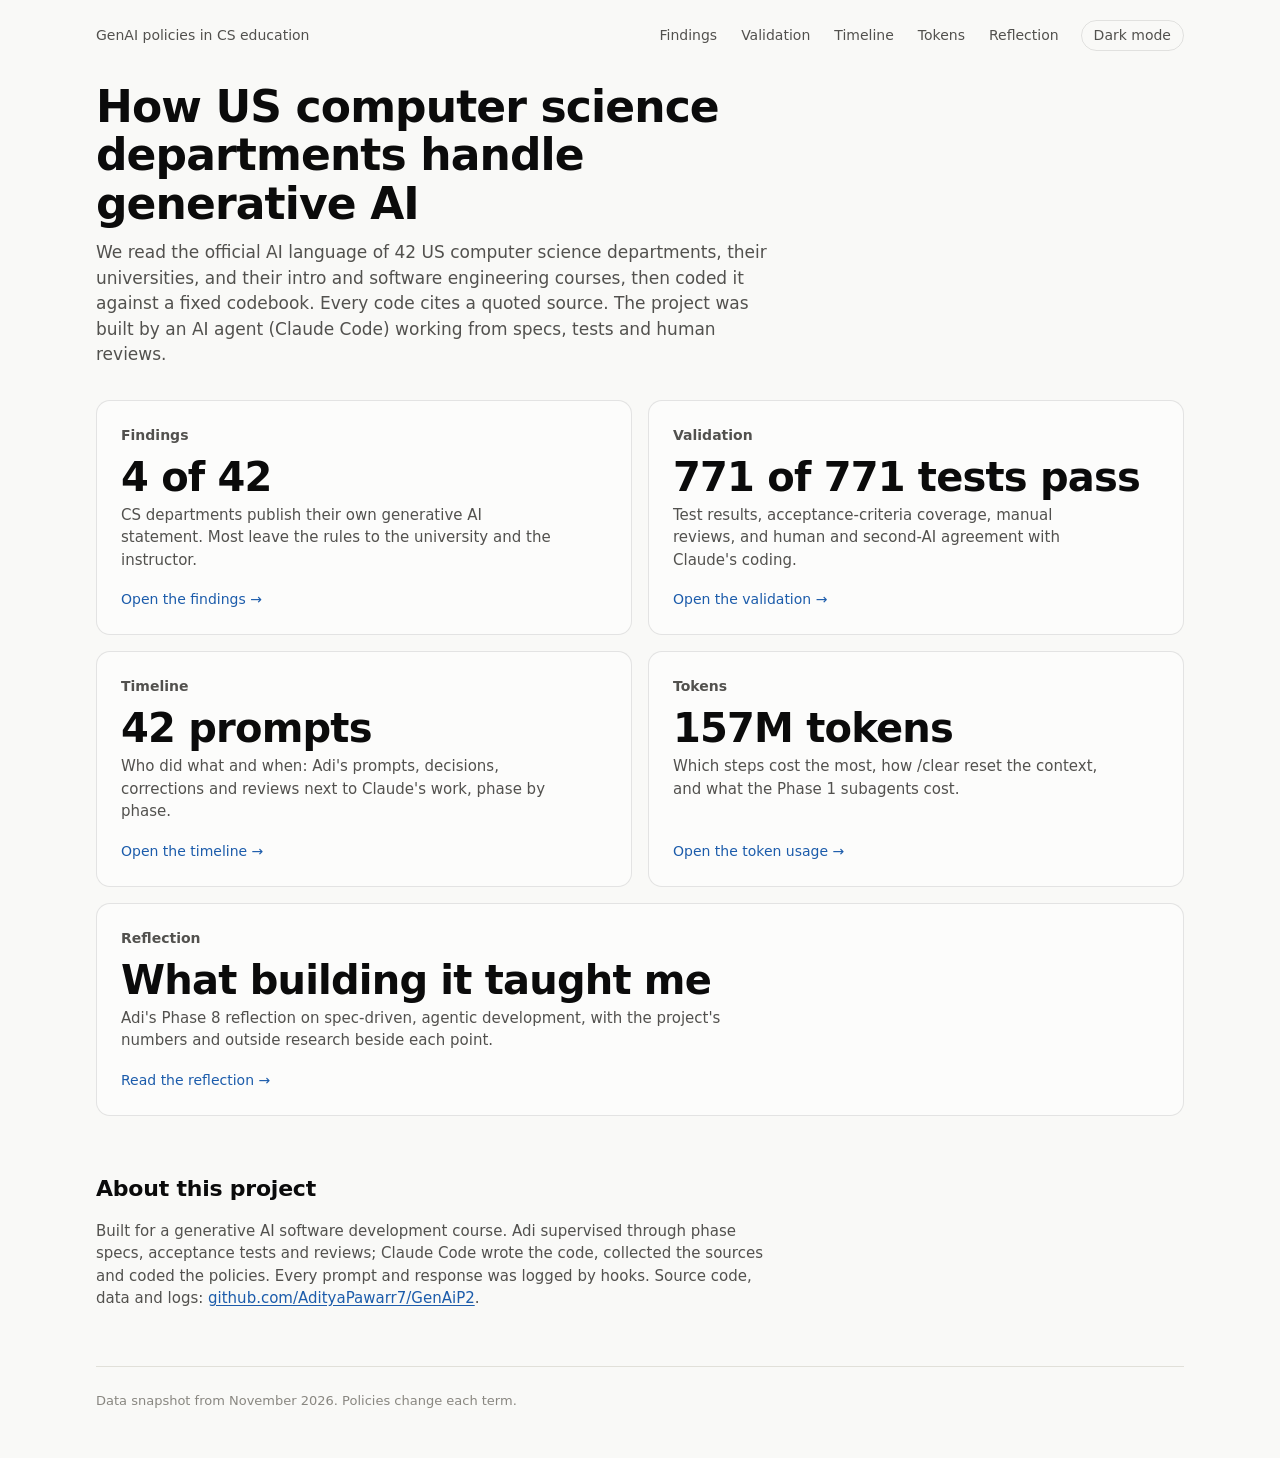
<file: docs/index.html>
<!doctype html>
<html lang="en">
<head>
<meta charset="utf-8">
<meta name="viewport" content="width=device-width, initial-scale=1">
<title>GenAI CS Policies</title>
<meta name="description" content="How 42 US computer science departments handle generative AI: findings, validation, and how the project was built with an AI agent.">
<script>
  // Apply a saved theme before first paint (per-viewer convenience only).
  try { var t = localStorage.getItem("theme"); if (t === "light" || t === "dark") document.documentElement.dataset.theme = t; } catch (e) {}
</script>
<link rel="stylesheet" href="assets/base.css">
<link rel="stylesheet" href="assets/home.css">
</head>
<body>
<div class="wrap">
  <header class="top">
    <a class="site" href="index.html" aria-current="page">GenAI policies in CS education</a>
    <nav class="pages" aria-label="Dashboards">
      <a href="findings.html">Findings</a>
      <a href="validation.html">Validation</a>
      <a href="timeline.html">Timeline</a>
      <a href="tokens.html">Tokens</a>
      <a href="reflection.html">Reflection</a>
    </nav>
    <button class="theme-btn" id="theme-btn" type="button" aria-label="Switch color theme">Dark mode</button>
  </header>

  <main id="main">
    <h1>How US computer science departments handle generative AI</h1>
    <p class="dek">We read the official AI language of 42 US computer science departments, their universities, and their intro and software engineering courses, then coded it against a fixed codebook. Every code cites a quoted source. The project was built by an AI agent (Claude Code) working from specs, tests and human reviews.</p>

    <section class="cards" aria-label="Dashboards">
      <a class="card" href="findings.html" data-page="findings">
        <p class="kicker">Findings</p>
        <p class="big" id="findings-figure">4 of 42</p>
        <p class="what" id="findings-text">CS departments publish their own generative AI statement. Most leave the rules to the university and the instructor.</p>
        <span class="go">Open the findings →</span>
      </a>
      <a class="card" href="validation.html" data-page="validation">
        <p class="kicker">Validation</p>
        <p class="big" id="validation-figure">All tests pass</p>
        <p class="what" id="validation-text">Test results, acceptance-criteria coverage, manual reviews, and human and second-AI agreement with Claude's coding.</p>
        <span class="go">Open the validation →</span>
      </a>
      <a class="card" href="timeline.html" data-page="timeline">
        <p class="kicker">Timeline</p>
        <p class="big" id="timeline-figure">Adi's role</p>
        <p class="what" id="timeline-text">Who did what and when: Adi's prompts, decisions, corrections and reviews next to Claude's work, phase by phase.</p>
        <span class="go">Open the timeline →</span>
      </a>
      <a class="card" href="tokens.html" data-page="tokens">
        <p class="kicker">Tokens</p>
        <p class="big" id="tokens-figure">Token usage</p>
        <p class="what" id="tokens-text">Which steps cost the most, how /clear reset the context, and what the Phase 1 subagents cost.</p>
        <span class="go">Open the token usage →</span>
      </a>
      <a class="card wide" href="reflection.html" data-page="reflection">
        <p class="kicker">Reflection</p>
        <p class="big">What building it taught me</p>
        <p class="what">Adi's Phase 8 reflection on spec-driven, agentic development, with the project's numbers and outside research beside each point.</p>
        <span class="go">Read the reflection →</span>
      </a>
    </section>

    <section class="about" aria-labelledby="h-about">
      <h2 id="h-about">About this project</h2>
      <p>Built for a generative AI software development course. Adi supervised through phase specs, acceptance tests and reviews; Claude Code wrote the code, collected the sources and coded the policies. Every prompt and response was logged by hooks. Source code, data and logs: <a href="https://github.com/AdityaPawarr7/GenAiP2">github.com/AdityaPawarr7/GenAiP2</a>.</p>
    </section>
  </main>

  <footer>Data snapshot from November 2026. Policies change each term.</footer>
</div>
<script src="assets/home.js"></script>
</body>
</html>
</file>
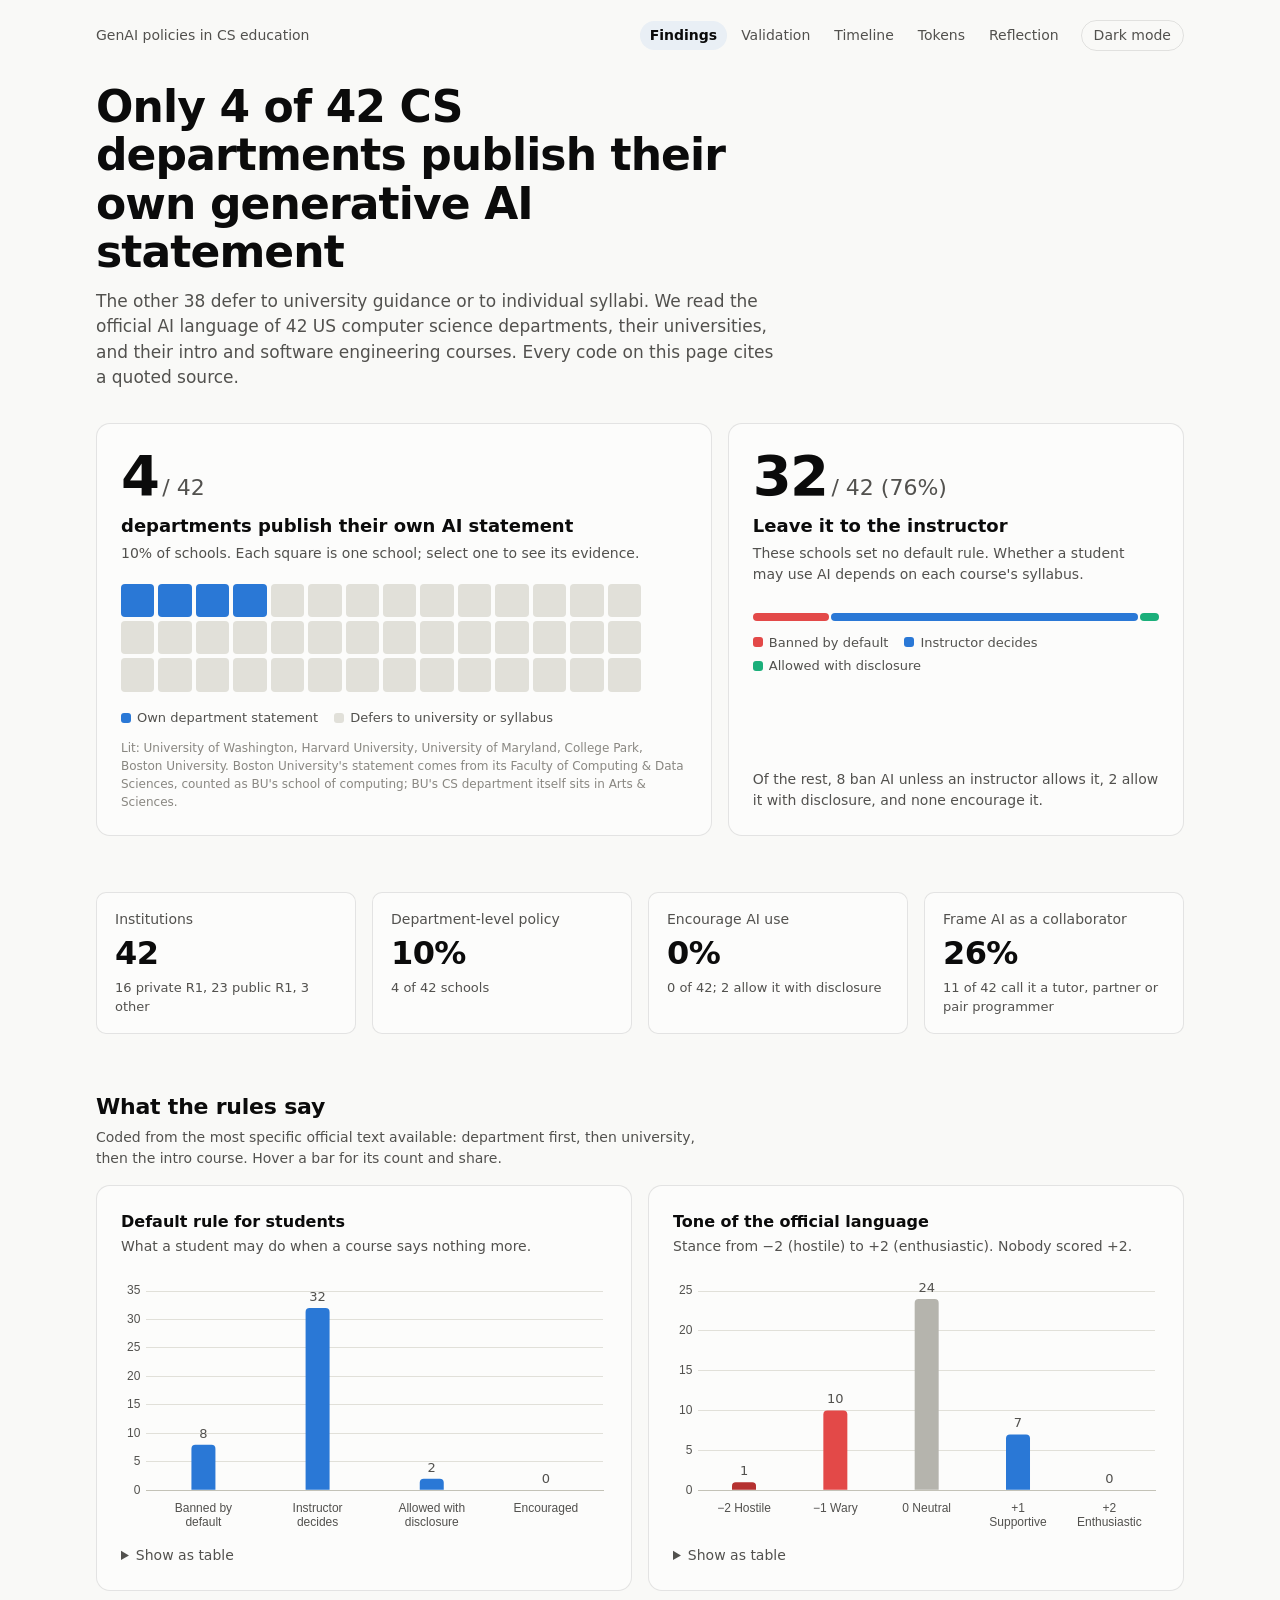
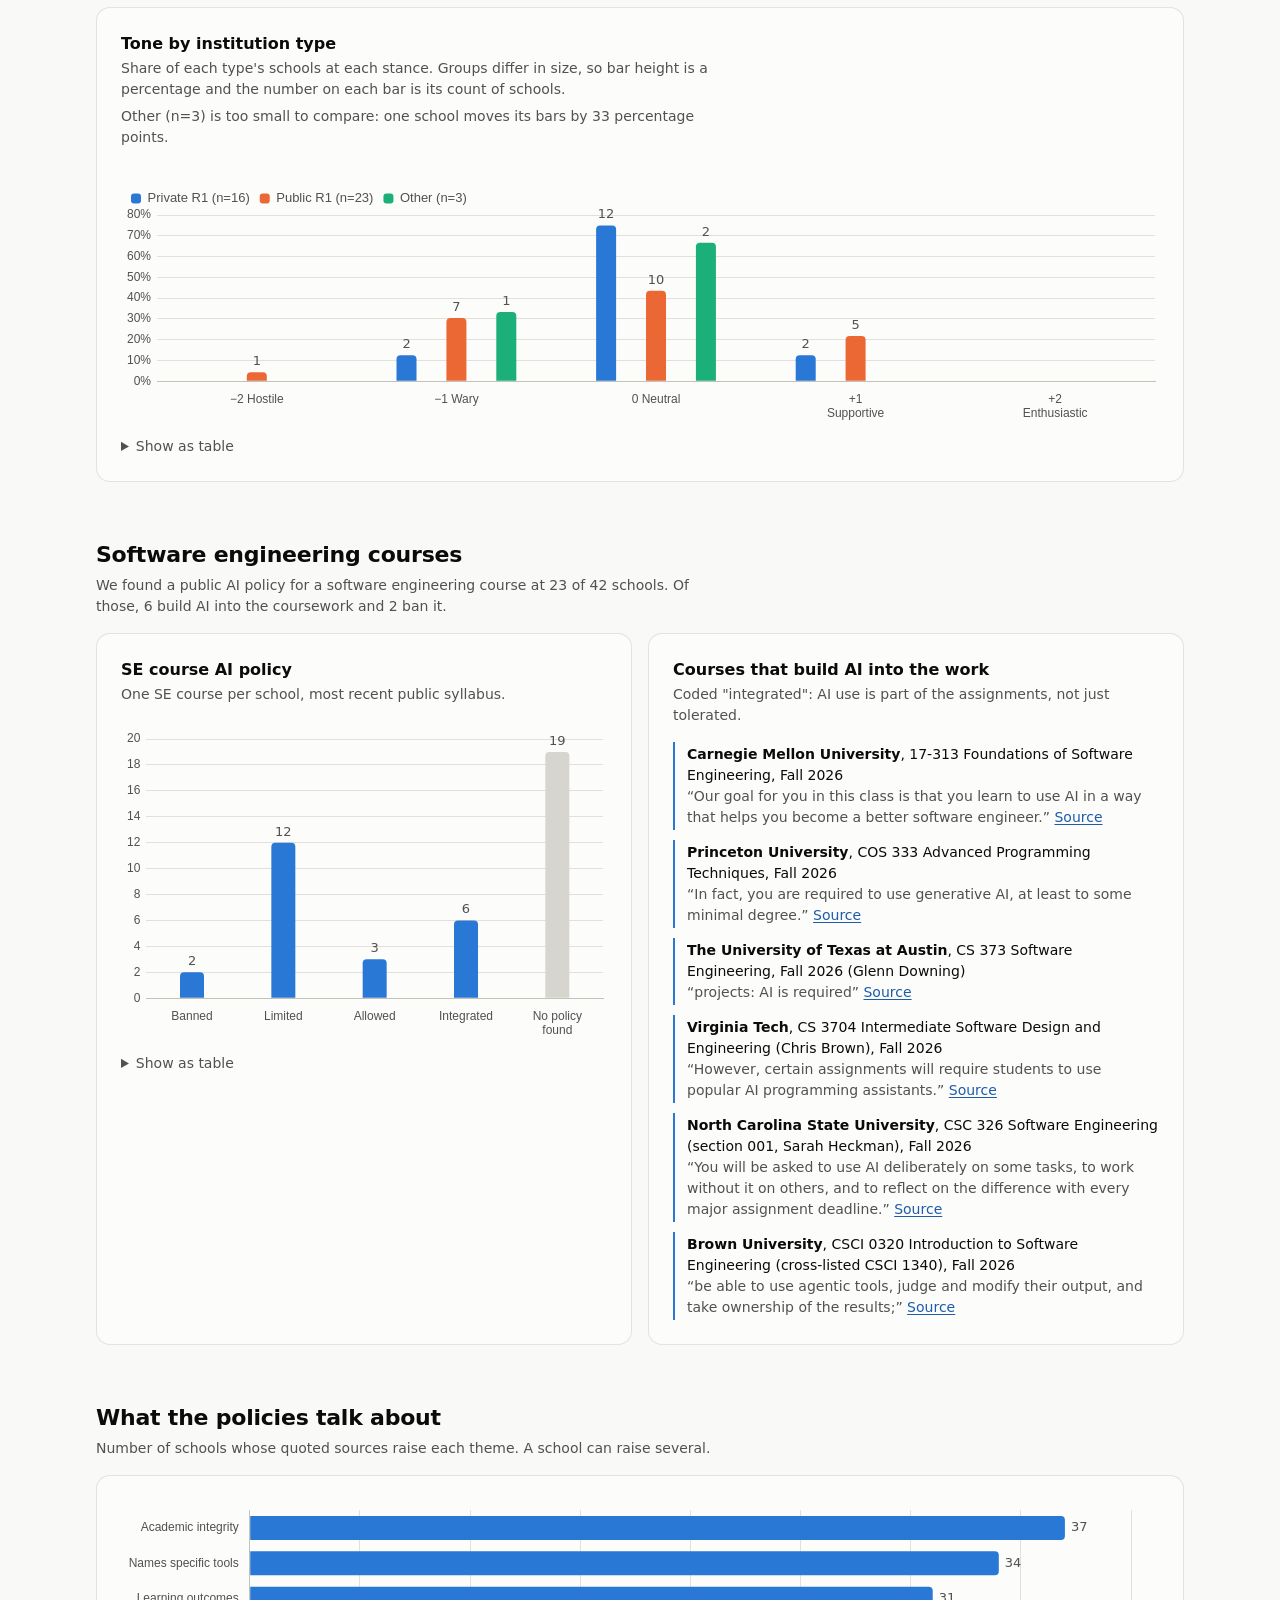
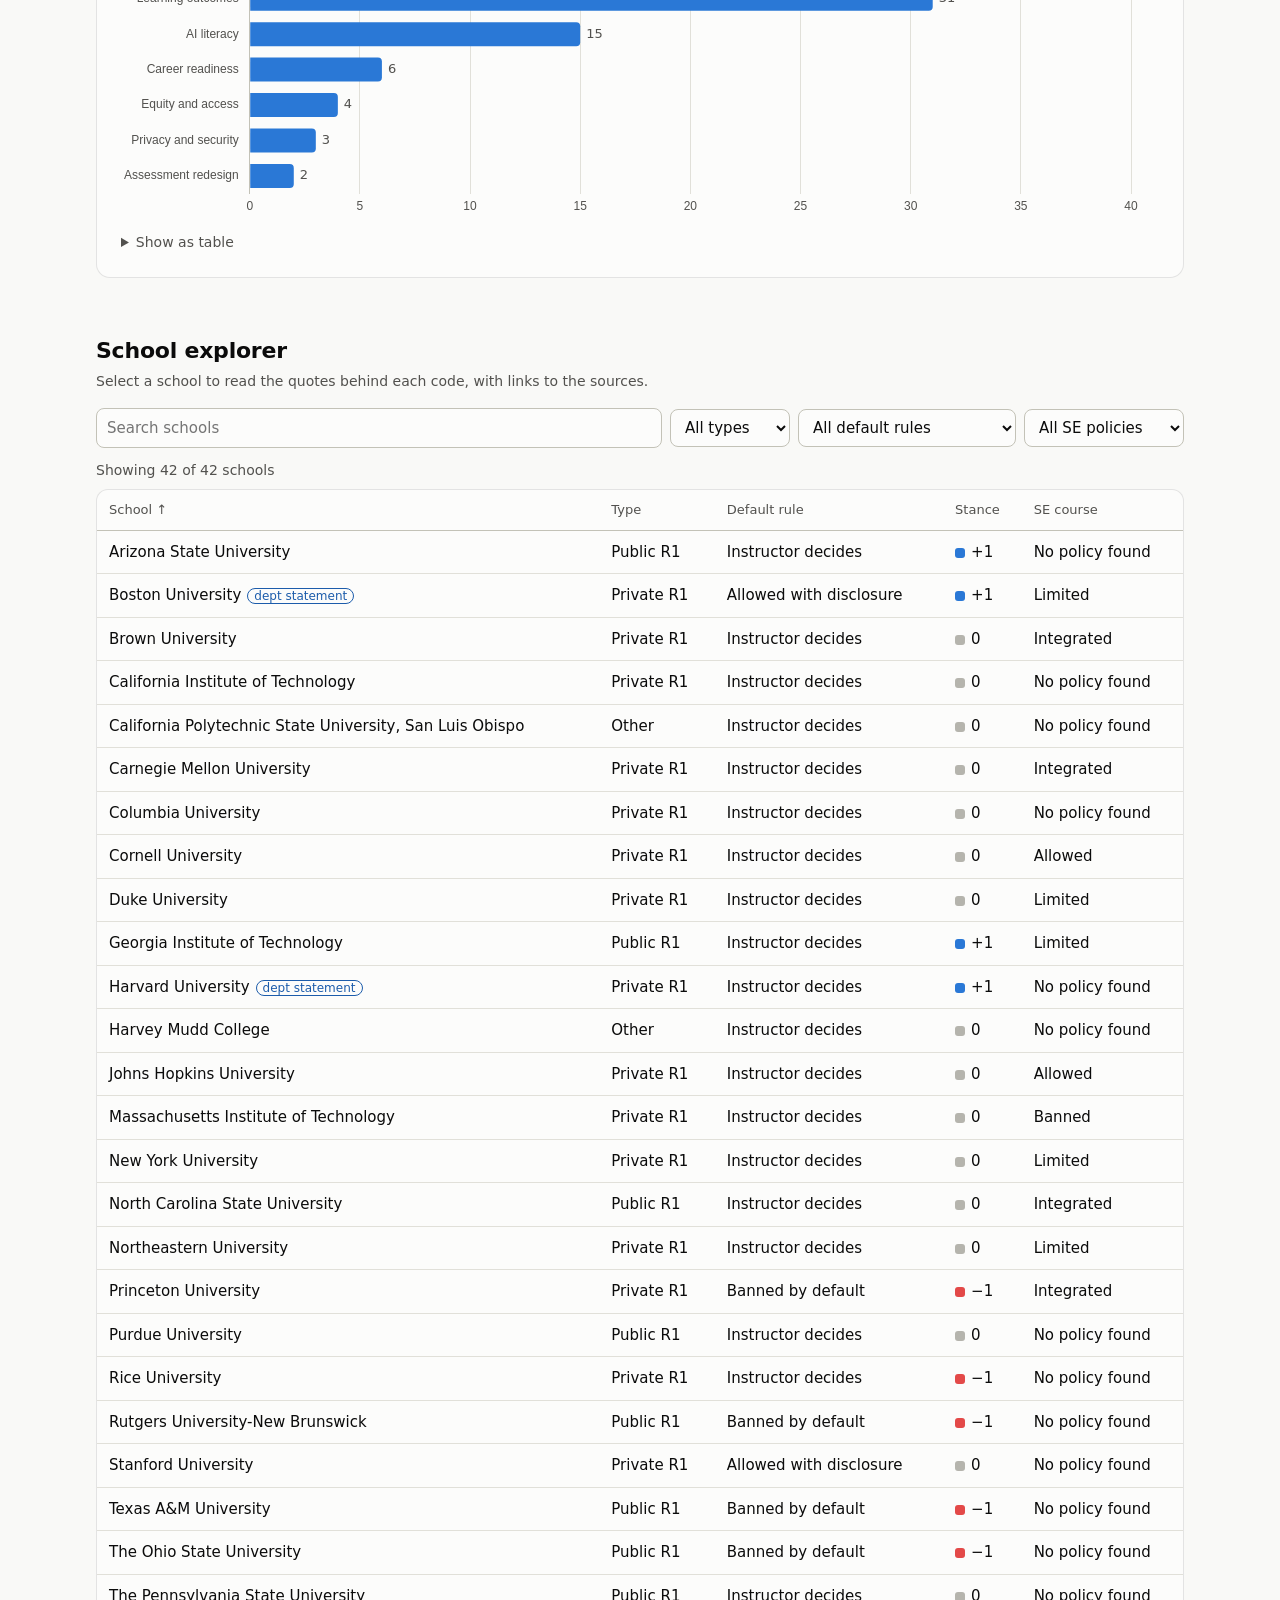
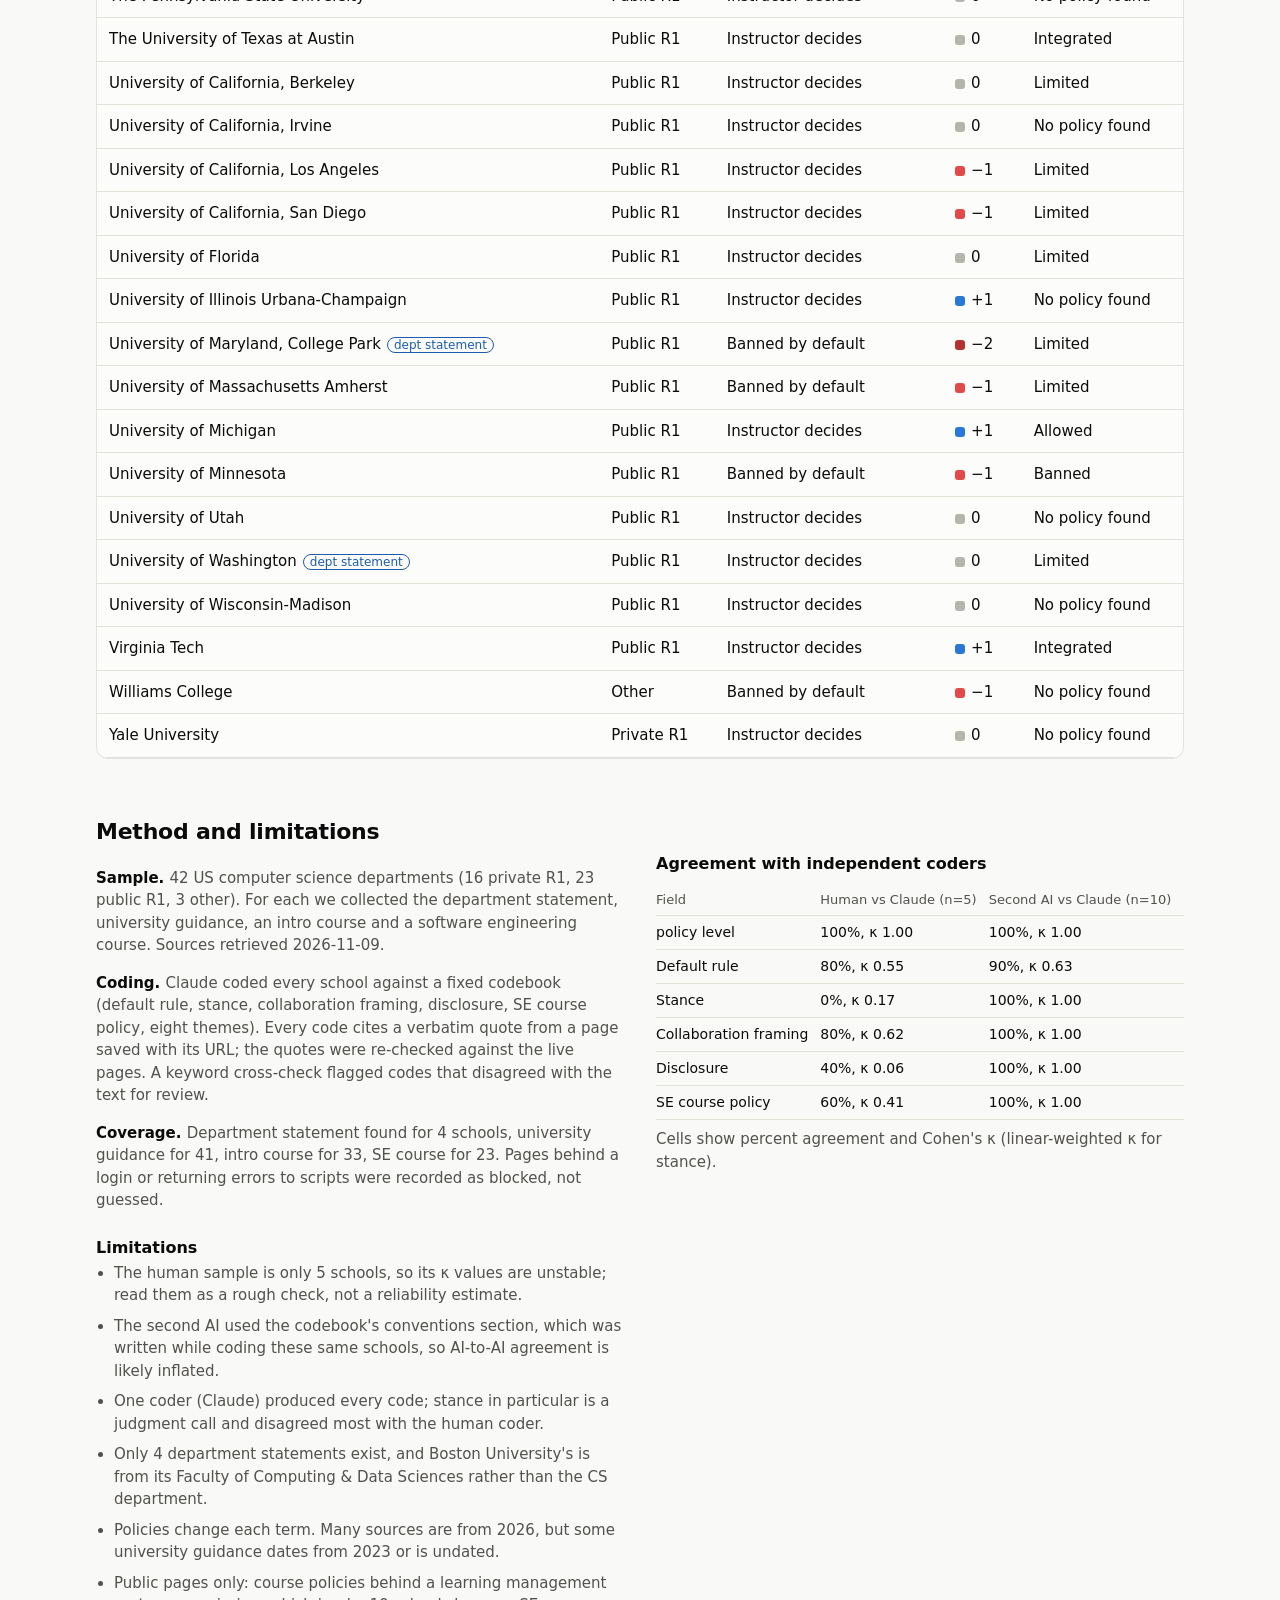
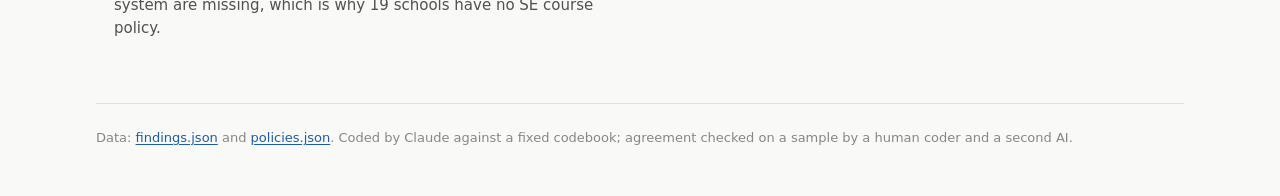
<file: docs/findings.html>
<!doctype html>
<html lang="en">
<head>
<meta charset="utf-8">
<meta name="viewport" content="width=device-width, initial-scale=1">
<title>GenAI Policy Findings</title>
<meta name="description" content="How 42 US computer science departments talk about generative AI, and what they let students do with it.">
<script>
  // Apply a saved theme before first paint (per-viewer convenience only).
  try { var t = localStorage.getItem("theme"); if (t === "light" || t === "dark") document.documentElement.dataset.theme = t; } catch (e) {}
</script>
<link rel="stylesheet" href="assets/base.css">
<link rel="stylesheet" href="assets/findings.css">
<script src="assets/vendor/chart-4.4.1.umd.js"></script>
</head>
<body>
<div class="wrap">
  <header class="top">
    <a class="site" href="index.html">GenAI policies in CS education</a>
    <nav class="pages" aria-label="Dashboards">
      <a href="findings.html" aria-current="page">Findings</a>
      <a href="validation.html">Validation</a>
      <a href="timeline.html">Timeline</a>
      <a href="tokens.html">Tokens</a>
      <a href="reflection.html">Reflection</a>
    </nav>
    <button class="theme-btn" id="theme-btn" type="button" aria-label="Switch color theme">Dark mode</button>
  </header>

  <main id="main">
    <h1 id="headline">CS departments mostly leave generative AI to the university and the instructor</h1>
    <p class="dek" id="dek">Findings from the official AI language of 42 US computer science departments, their universities, and their intro and software engineering courses. Every number links back to a quoted source.</p>

    <section class="hero" aria-label="Headline findings">
      <div class="panel" id="hero-dept">
        <p class="figure" id="dept-figure">–</p>
        <p class="fig-label">departments publish their own AI statement</p>
        <p class="fig-note" id="dept-note"></p>
        <div class="unit-grid" id="unit-grid" role="list" aria-label="One square per school"></div>
        <ul class="key">
          <li><span class="sw" style="background:var(--accent)"></span>Own department statement</li>
          <li><span class="sw" style="background:var(--cell-off)"></span>Defers to university or syllabus</li>
        </ul>
        <p class="foot" id="dept-foot"></p>
      </div>
      <div class="panel" id="hero-instructor" data-kpi="instructor_discretion">
        <p class="figure" id="instr-figure">–</p>
        <p class="fig-label">Leave it to the instructor</p>
        <p class="fig-note" id="instr-note"></p>
        <div class="seg" id="rule-seg" role="img"></div>
        <ul class="key" id="rule-seg-key"></ul>
        <p class="fig-note rest" id="instr-rest"></p>
      </div>
    </section>

    <div class="kpis" id="kpis" aria-label="Key numbers"></div>

    <section aria-labelledby="h-rules">
      <h2 id="h-rules">What the rules say</h2>
      <p class="sub">Coded from the most specific official text available: department first, then university, then the intro course. Hover a bar for its count and share.</p>
      <div class="charts">
        <div class="panel">
          <h3>Default rule for students</h3>
          <p class="sub">What a student may do when a course says nothing more.</p>
          <div class="chart-box"><canvas id="chart-default-rule" aria-label="Bar chart of default rules"></canvas></div>
          <details class="as-table" data-for="chart-default-rule"><summary>Show as table</summary></details>
        </div>
        <div class="panel">
          <h3>Tone of the official language</h3>
          <p class="sub">Stance from −2 (hostile) to +2 (enthusiastic). Nobody scored +2.</p>
          <div class="chart-box"><canvas id="chart-stance" aria-label="Bar chart of stance"></canvas></div>
          <details class="as-table" data-for="chart-stance"><summary>Show as table</summary></details>
        </div>
        <div class="panel wide">
          <h3>Tone by institution type</h3>
          <p class="sub" id="stance-type-sub">Share of each type's schools at each stance. Groups differ in size, so bar height is a percentage and the number on each bar is its count of schools.</p>
          <p class="sub small-n" id="stance-type-note"></p>
          <div class="chart-box"><canvas id="chart-stance-type" aria-label="Grouped bar chart of stance by institution type"></canvas></div>
          <details class="as-table" data-for="chart-stance-type"><summary>Show as table</summary></details>
        </div>
      </div>
    </section>

    <section aria-labelledby="h-se">
      <h2 id="h-se">Software engineering courses</h2>
      <p class="sub" id="se-sub"></p>
      <div class="charts">
        <div class="panel">
          <h3>SE course AI policy</h3>
          <p class="sub">One SE course per school, most recent public syllabus.</p>
          <div class="chart-box tall"><canvas id="chart-se" aria-label="Bar chart of SE course policies"></canvas></div>
          <details class="as-table" data-for="chart-se"><summary>Show as table</summary></details>
        </div>
        <div class="panel">
          <h3>Courses that build AI into the work</h3>
          <p class="sub">Coded "integrated": AI use is part of the assignments, not just tolerated.</p>
          <ul class="callout" id="integrated-list"></ul>
        </div>
      </div>
    </section>

    <section aria-labelledby="h-themes">
      <h2 id="h-themes">What the policies talk about</h2>
      <p class="sub">Number of schools whose quoted sources raise each theme. A school can raise several.</p>
      <div class="panel">
        <div class="chart-box tall"><canvas id="chart-themes" aria-label="Horizontal bar chart of theme frequency"></canvas></div>
        <details class="as-table" data-for="chart-themes"><summary>Show as table</summary></details>
      </div>
    </section>

    <section aria-labelledby="h-explorer">
      <h2 id="h-explorer">School explorer</h2>
      <p class="sub">Select a school to read the quotes behind each code, with links to the sources.</p>
      <div class="filters" role="search">
        <input id="q" type="search" placeholder="Search schools" aria-label="Search schools">
        <select id="f-type" aria-label="Filter by institution type"><option value="">All types</option></select>
        <select id="f-rule" aria-label="Filter by default rule"><option value="">All default rules</option></select>
        <select id="f-se" aria-label="Filter by SE course policy"><option value="">All SE policies</option></select>
      </div>
      <p class="count" id="count" aria-live="polite"></p>
      <div class="table-wrap">
        <table class="schools" id="schools">
          <thead><tr>
            <th scope="col" data-key="name"><button type="button">School</button></th>
            <th scope="col" data-key="type"><button type="button">Type</button></th>
            <th scope="col" data-key="default_rule"><button type="button">Default rule</button></th>
            <th scope="col" data-key="stance"><button type="button">Stance</button></th>
            <th scope="col" data-key="se_course_policy"><button type="button">SE course</button></th>
          </tr></thead>
          <tbody id="rows"></tbody>
        </table>
      </div>
    </section>

    <section aria-labelledby="h-method">
      <h2 id="h-method">Method and limitations</h2>
      <div class="method">
        <div id="method-left"></div>
        <div id="method-right"></div>
      </div>
    </section>
  </main>

  <footer>Data: <a href="data/findings.json">findings.json</a> and <a href="data/policies.json">policies.json</a>. Coded by Claude against a fixed codebook; agreement checked on a sample by a human coder and a second AI.</footer>
</div>
<div class="tip" id="tip" role="tooltip" hidden></div>
<script src="assets/findings.js"></script>
</body>
</html>
</file>
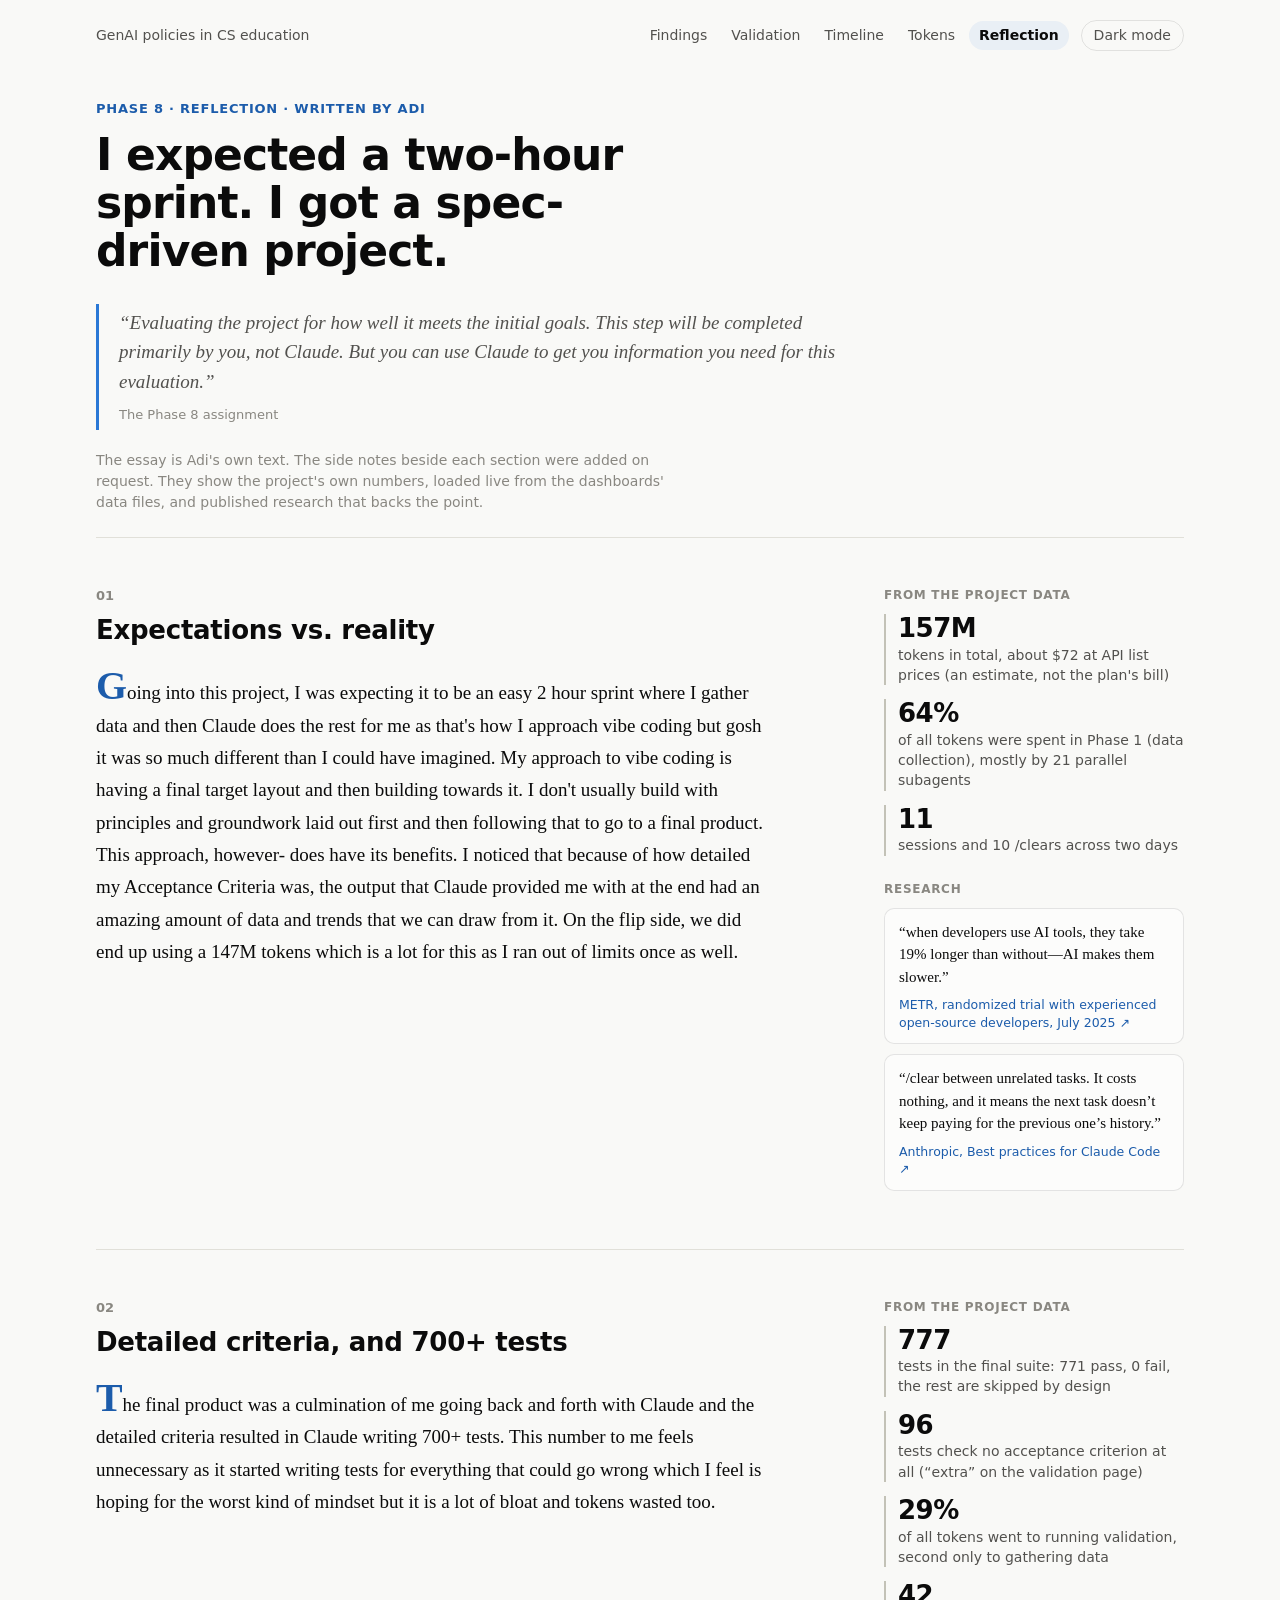
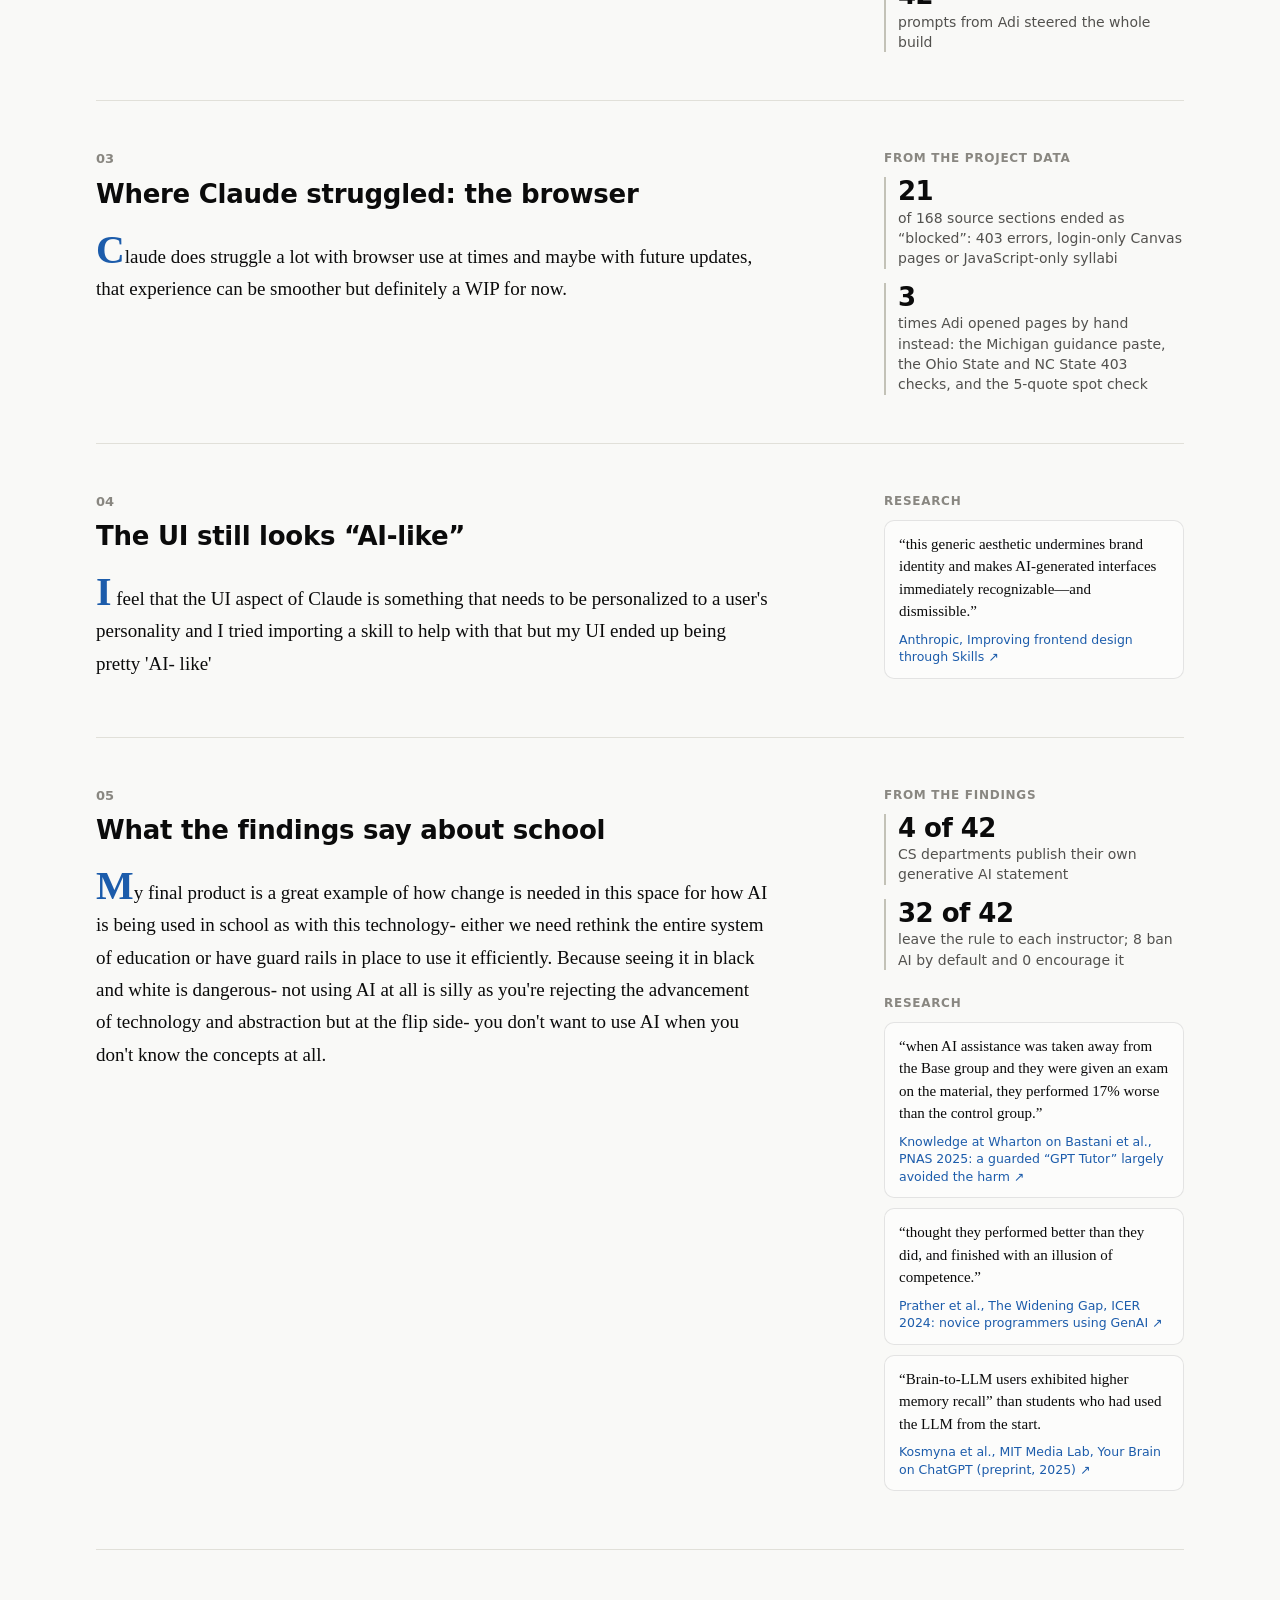
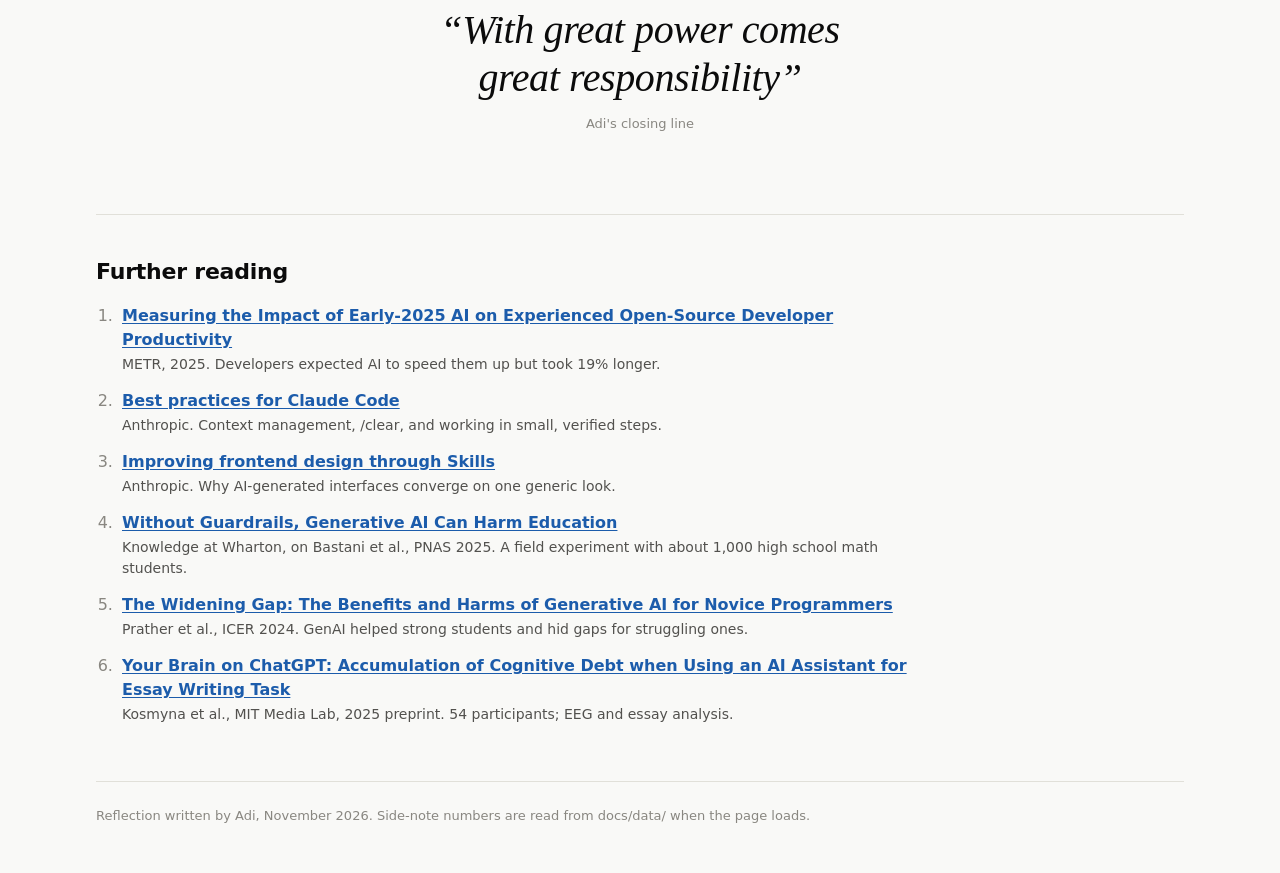
<file: docs/reflection.html>
<!doctype html>
<html lang="en">
<head>
<meta charset="utf-8">
<meta name="viewport" content="width=device-width, initial-scale=1">
<title>Project Reflection</title>
<meta name="description" content="Adi's Phase 8 reflection on building this project with an AI agent, with the project's own numbers and outside research beside each point.">
<script>
  // Apply a saved theme before first paint (per-viewer convenience only).
  try { var t = localStorage.getItem("theme"); if (t === "light" || t === "dark") document.documentElement.dataset.theme = t; } catch (e) {}
</script>
<link rel="stylesheet" href="assets/base.css">
<link rel="stylesheet" href="assets/reflection.css">
</head>
<body>
<div class="wrap">
  <header class="top">
    <a class="site" href="index.html">GenAI policies in CS education</a>
    <nav class="pages" aria-label="Dashboards">
      <a href="findings.html">Findings</a>
      <a href="validation.html">Validation</a>
      <a href="timeline.html">Timeline</a>
      <a href="tokens.html">Tokens</a>
      <a href="reflection.html" aria-current="page">Reflection</a>
    </nav>
    <button class="theme-btn" id="theme-btn" type="button" aria-label="Switch color theme">Dark mode</button>
  </header>

  <main id="main">
    <header class="intro">
      <p class="eyebrow">Phase 8 · Reflection · Written by Adi</p>
      <h1>I expected a two-hour sprint. I got a spec-driven project.</h1>
      <blockquote class="prompt">
        <p>“Evaluating the project for how well it meets the initial goals. This step will be completed primarily by you, not Claude. But you can use Claude to get you information you need for this evaluation.”</p>
        <cite>The Phase 8 assignment</cite>
      </blockquote>
      <p class="how">The essay is Adi's own text. The side notes beside each section were added on request. They show the project's own numbers, loaded live from the dashboards' data files, and published research that backs the point.</p>
    </header>

    <article class="essay">
      <section class="beat" id="expectations" aria-labelledby="h-expectations">
        <div class="text">
          <p class="num">01</p>
          <h2 id="h-expectations">Expectations vs. reality</h2>
          <p class="body" data-para="1">Going into this project, I was expecting it to be an easy 2 hour sprint where I gather data and then Claude does the rest for me as that's how I approach vibe coding but gosh it was so much different than I could have imagined. My approach to vibe coding is having a final target layout and then building towards it. I don't usually build with principles and groundwork laid out first and then following that to go to a final product. This approach, however- does have its benefits. I noticed that because of how detailed my Acceptance Criteria was, the output that Claude provided me with at the end had an amazing amount of data and trends that we can draw from it. On the flip side, we did end up using a 147M tokens which is a lot for this as I ran out of limits once as well.</p>
        </div>
        <aside class="note" aria-label="Side notes for section 1">
          <p class="note-h">From the project data</p>
          <dl class="facts">
            <div><dt id="f-tokens">152M</dt><dd>tokens in total, about <span id="f-cost">$69</span> at API list prices (an estimate, not the plan's bill)</dd></div>
            <div><dt id="f-p1">66%</dt><dd>of all tokens were spent in Phase 1 (data collection), mostly by <span id="f-subagents">21</span> parallel subagents</dd></div>
            <div><dt id="f-sessions">11</dt><dd>sessions and <span id="f-clears">10</span> /clears across two days</dd></div>
          </dl>
          <p class="note-h">Research</p>
          <a class="source" href="https://metr.org/blog/2025-07-10-early-2025-ai-experienced-os-dev-study/">
            <span class="src-q">“when developers use AI tools, they take 19% longer than without—AI makes them slower.”</span>
            <span class="src-m">METR, randomized trial with experienced open-source developers, July 2025</span>
          </a>
          <a class="source" href="https://code.claude.com/docs/en/best-practices">
            <span class="src-q">“/clear between unrelated tasks. It costs nothing, and it means the next task doesn’t keep paying for the previous one’s history.”</span>
            <span class="src-m">Anthropic, Best practices for Claude Code</span>
          </a>
        </aside>
      </section>

      <section class="beat" id="tests" aria-labelledby="h-tests">
        <div class="text">
          <p class="num">02</p>
          <h2 id="h-tests">Detailed criteria, and 700+ tests</h2>
          <p class="body" data-para="2">The final product was a culmination of me going back and forth with Claude and the detailed criteria resulted in Claude writing 700+ tests. This number to me feels unnecessary as it started writing tests for everything that could go wrong which I feel is hoping for the worst kind of mindset but it is a lot of bloat and tokens wasted too.</p>
        </div>
        <aside class="note" aria-label="Side notes for section 2">
          <p class="note-h">From the project data</p>
          <dl class="facts">
            <div><dt id="f-tests">765</dt><dd>tests in the final suite: <span id="f-passed">759</span> pass, <span id="f-failed">0</span> fail, the rest are skipped by design</dd></div>
            <div><dt id="f-extra">86</dt><dd>tests check no acceptance criterion at all (“extra” on the validation page)</dd></div>
            <div><dt id="f-val">29%</dt><dd>of all tokens went to running validation, second only to gathering data</dd></div>
            <div><dt id="f-prompts">40</dt><dd>prompts from Adi steered the whole build</dd></div>
          </dl>
        </aside>
      </section>

      <section class="beat" id="browser" aria-labelledby="h-browser">
        <div class="text">
          <p class="num">03</p>
          <h2 id="h-browser">Where Claude struggled: the browser</h2>
          <p class="body" data-para="3">Claude does struggle a lot with browser use at times and maybe with future updates, that experience can be smoother but definitely a WIP for now.</p>
        </div>
        <aside class="note" aria-label="Side notes for section 3">
          <p class="note-h">From the project data</p>
          <dl class="facts">
            <div><dt>21</dt><dd>of 168 source sections ended as “blocked”: 403 errors, login-only Canvas pages or JavaScript-only syllabi</dd></div>
            <div><dt>3</dt><dd>times Adi opened pages by hand instead: the Michigan guidance paste, the Ohio State and NC State 403 checks, and the 5-quote spot check</dd></div>
          </dl>
        </aside>
      </section>

      <section class="beat" id="ui" aria-labelledby="h-ui">
        <div class="text">
          <p class="num">04</p>
          <h2 id="h-ui">The UI still looks “AI-like”</h2>
          <p class="body" data-para="4">I feel that the UI aspect of Claude is something that needs to be personalized to a user's personality and I tried importing a skill to help with that but my UI ended up being pretty 'AI- like'</p>
        </div>
        <aside class="note" aria-label="Side notes for section 4">
          <p class="note-h">Research</p>
          <a class="source" href="https://claude.com/blog/improving-frontend-design-through-skills">
            <span class="src-q">“this generic aesthetic undermines brand identity and makes AI-generated interfaces immediately recognizable—and dismissible.”</span>
            <span class="src-m">Anthropic, Improving frontend design through Skills</span>
          </a>
        </aside>
      </section>

      <section class="beat" id="education" aria-labelledby="h-education">
        <div class="text">
          <p class="num">05</p>
          <h2 id="h-education">What the findings say about school</h2>
          <p class="body" data-para="5">My final product is a great example of how change is needed in this space for how AI is being used in school as with this technology- either we need rethink the entire system of education or have guard rails in place to use it efficiently. Because seeing it in black and white is dangerous- not using AI at all is silly as you're rejecting the advancement of technology and abstraction but at the flip side- you don't want to use AI when you don't know the concepts at all.</p>
        </div>
        <aside class="note" aria-label="Side notes for section 5">
          <p class="note-h">From the findings</p>
          <dl class="facts">
            <div><dt id="f-dept">4 of 42</dt><dd>CS departments publish their own generative AI statement</dd></div>
            <div><dt id="f-instr">32 of 42</dt><dd>leave the rule to each instructor; <span id="f-ban">8</span> ban AI by default and <span id="f-enc">0</span> encourage it</dd></div>
          </dl>
          <p class="note-h">Research</p>
          <a class="source" href="https://knowledge.wharton.upenn.edu/article/without-guardrails-generative-ai-can-harm-education/">
            <span class="src-q">“when AI assistance was taken away from the Base group and they were given an exam on the material, they performed 17% worse than the control group.”</span>
            <span class="src-m">Knowledge at Wharton on Bastani et al., PNAS 2025: a guarded “GPT Tutor” largely avoided the harm</span>
          </a>
          <a class="source" href="https://arxiv.org/abs/2405.17739">
            <span class="src-q">“thought they performed better than they did, and finished with an illusion of competence.”</span>
            <span class="src-m">Prather et al., The Widening Gap, ICER 2024: novice programmers using GenAI</span>
          </a>
          <a class="source" href="https://www.media.mit.edu/publications/your-brain-on-chatgpt/">
            <span class="src-q">“Brain-to-LLM users exhibited higher memory recall” than students who had used the LLM from the start.</span>
            <span class="src-m">Kosmyna et al., MIT Media Lab, Your Brain on ChatGPT (preprint, 2025)</span>
          </a>
        </aside>
      </section>

      <figure class="closer">
        <blockquote><p>“With great power comes great responsibility”</p></blockquote>
        <figcaption>Adi's closing line</figcaption>
      </figure>
    </article>

    <section class="reading" aria-labelledby="h-reading">
      <h2 id="h-reading">Further reading</h2>
      <ol class="refs">
        <li><a href="https://metr.org/blog/2025-07-10-early-2025-ai-experienced-os-dev-study/">Measuring the Impact of Early-2025 AI on Experienced Open-Source Developer Productivity</a> <span>METR, 2025. Developers expected AI to speed them up but took 19% longer.</span></li>
        <li><a href="https://code.claude.com/docs/en/best-practices">Best practices for Claude Code</a> <span>Anthropic. Context management, /clear, and working in small, verified steps.</span></li>
        <li><a href="https://claude.com/blog/improving-frontend-design-through-skills">Improving frontend design through Skills</a> <span>Anthropic. Why AI-generated interfaces converge on one generic look.</span></li>
        <li><a href="https://knowledge.wharton.upenn.edu/article/without-guardrails-generative-ai-can-harm-education/">Without Guardrails, Generative AI Can Harm Education</a> <span>Knowledge at Wharton, on Bastani et al., PNAS 2025. A field experiment with about 1,000 high school math students.</span></li>
        <li><a href="https://arxiv.org/abs/2405.17739">The Widening Gap: The Benefits and Harms of Generative AI for Novice Programmers</a> <span>Prather et al., ICER 2024. GenAI helped strong students and hid gaps for struggling ones.</span></li>
        <li><a href="https://www.media.mit.edu/publications/your-brain-on-chatgpt/">Your Brain on ChatGPT: Accumulation of Cognitive Debt when Using an AI Assistant for Essay Writing Task</a> <span>Kosmyna et al., MIT Media Lab, 2025 preprint. 54 participants; EEG and essay analysis.</span></li>
      </ol>
    </section>
  </main>

  <footer>Reflection written by Adi, November 2026. Side-note numbers are read from docs/data/ when the page loads.</footer>
</div>
<script src="assets/reflection.js"></script>
</body>
</html>
</file>
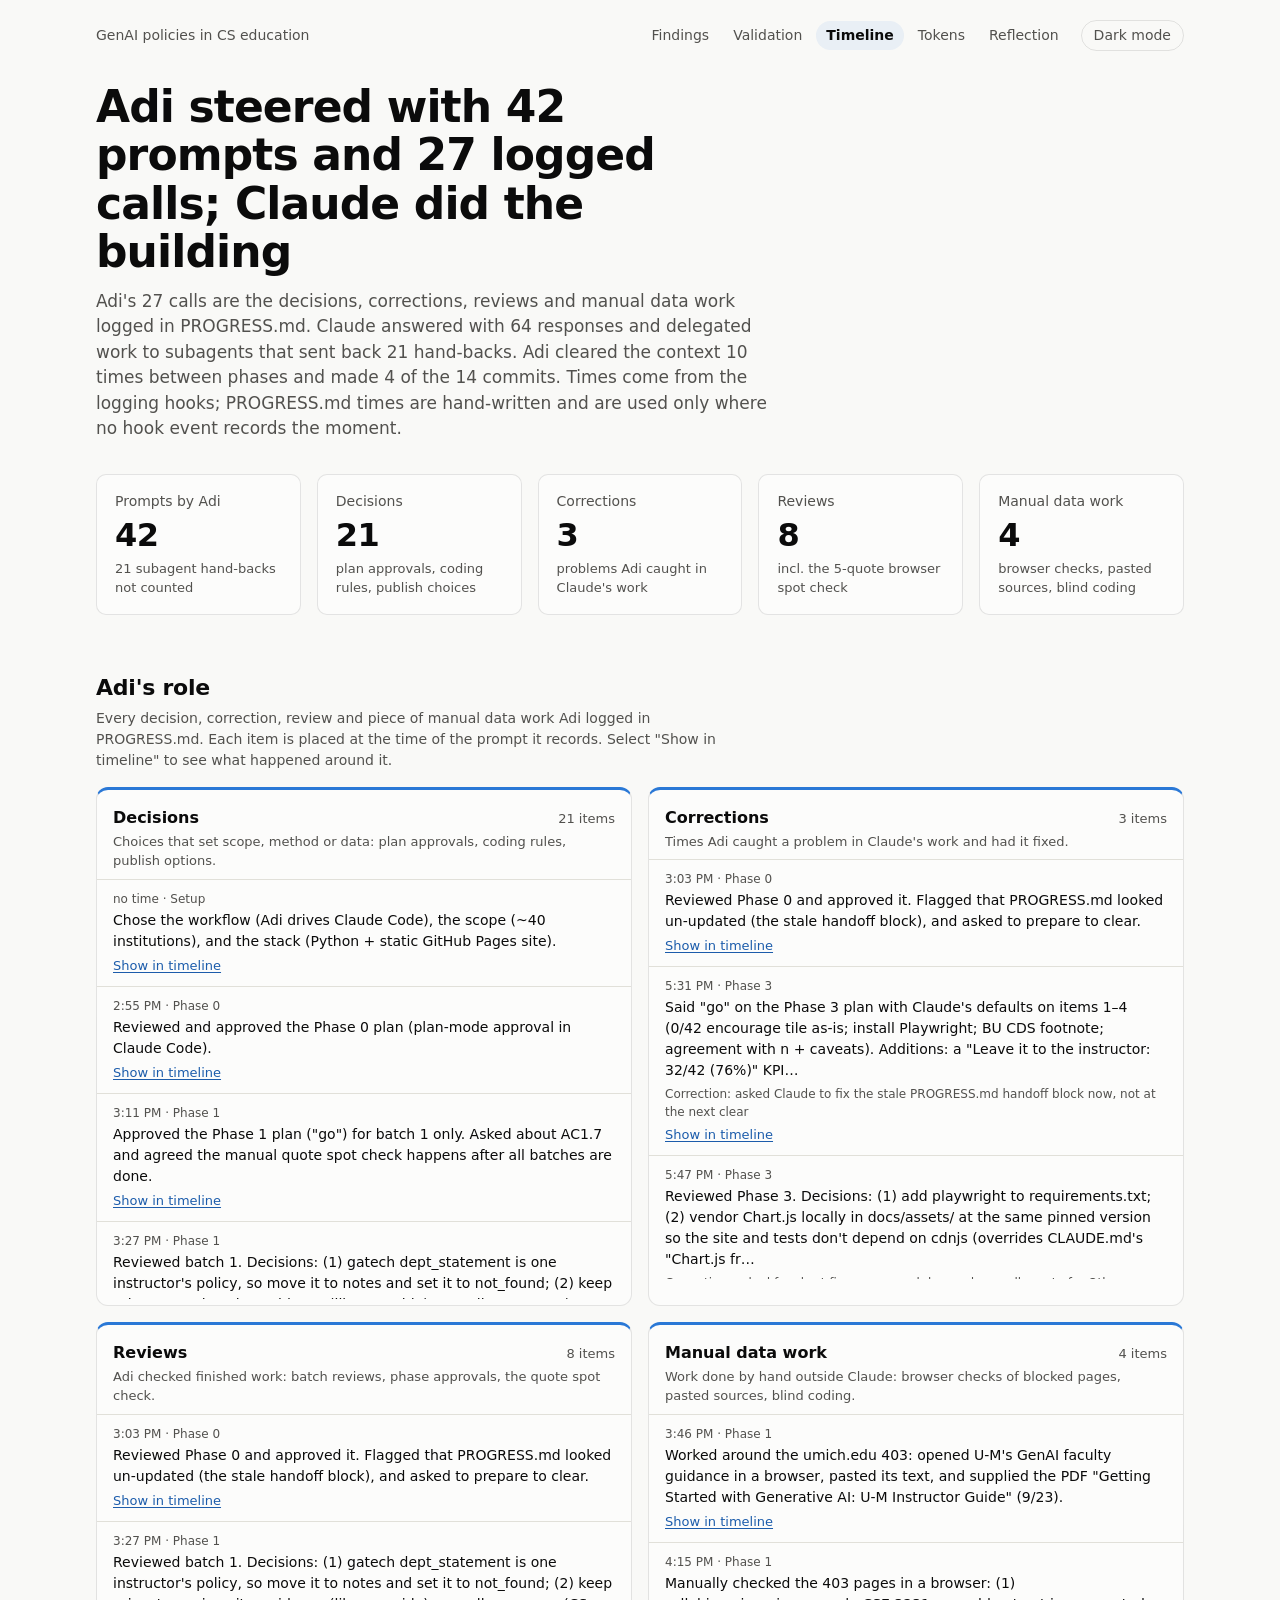
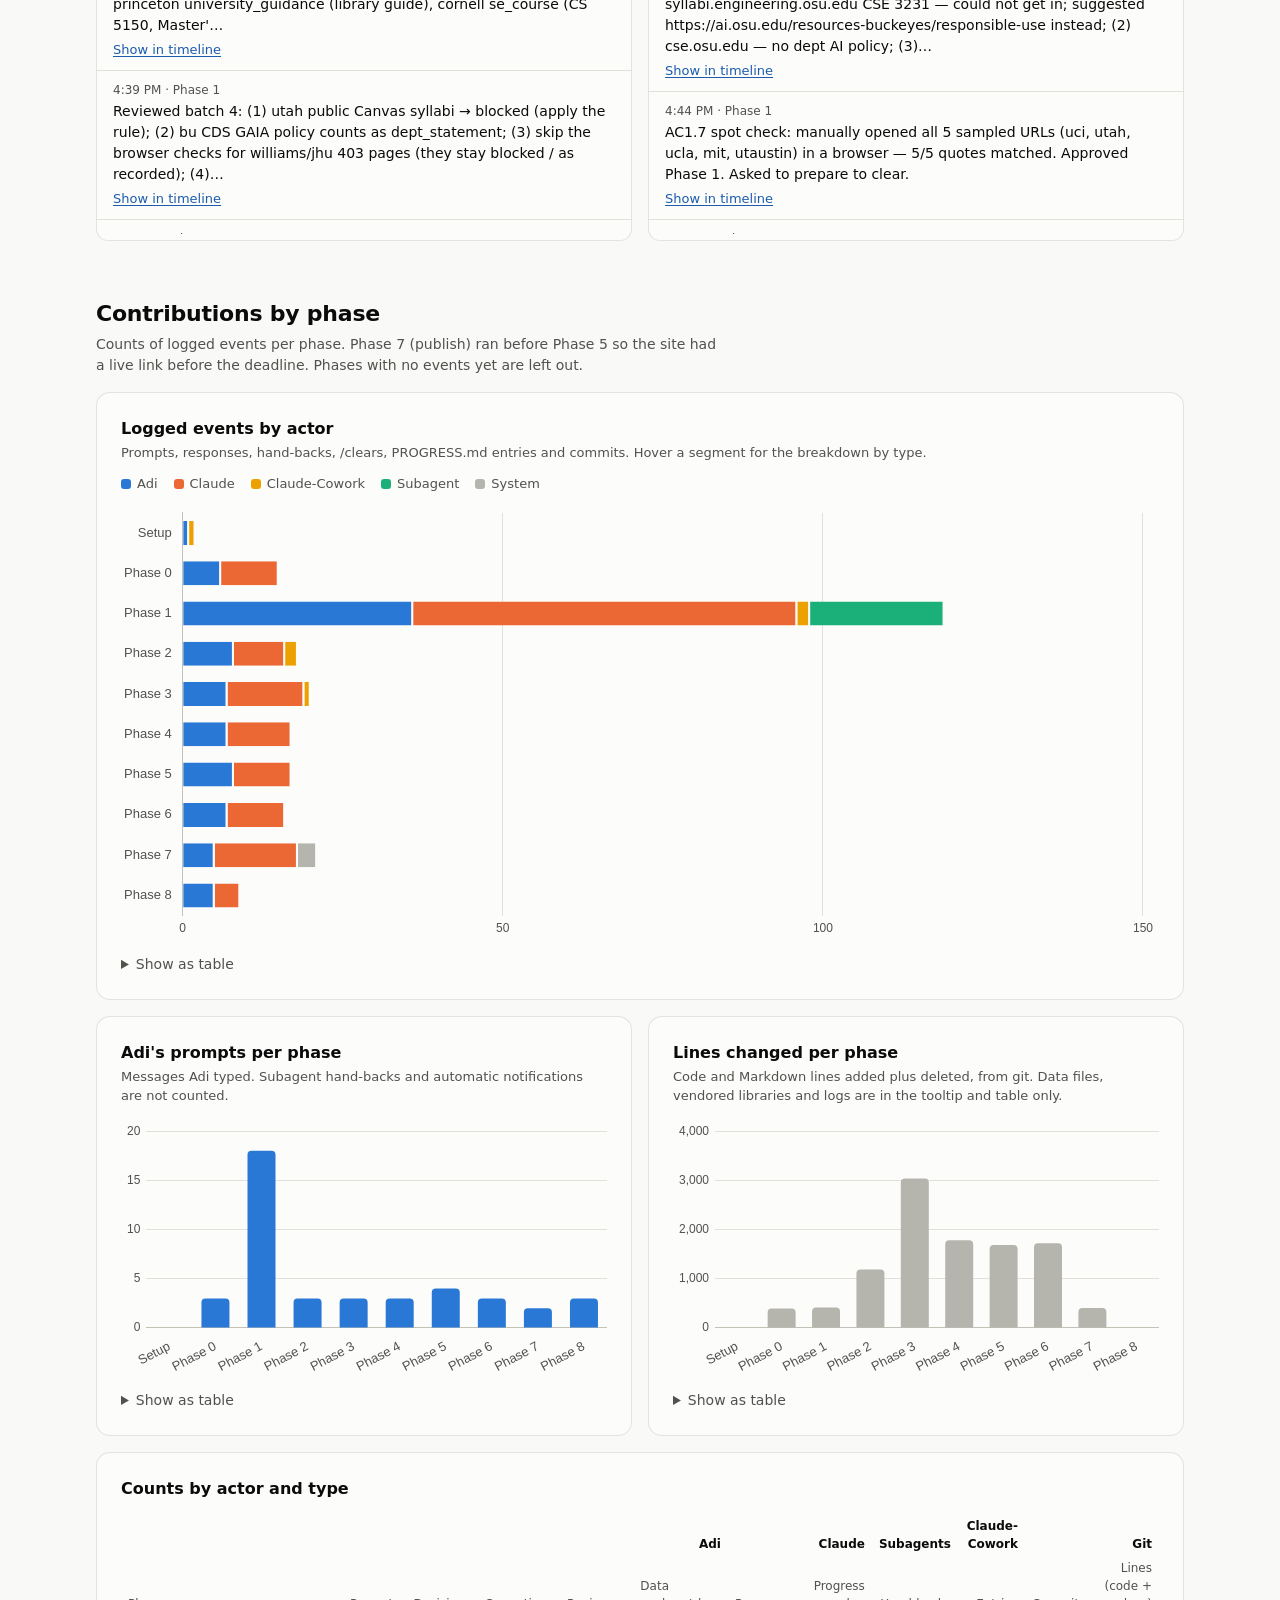
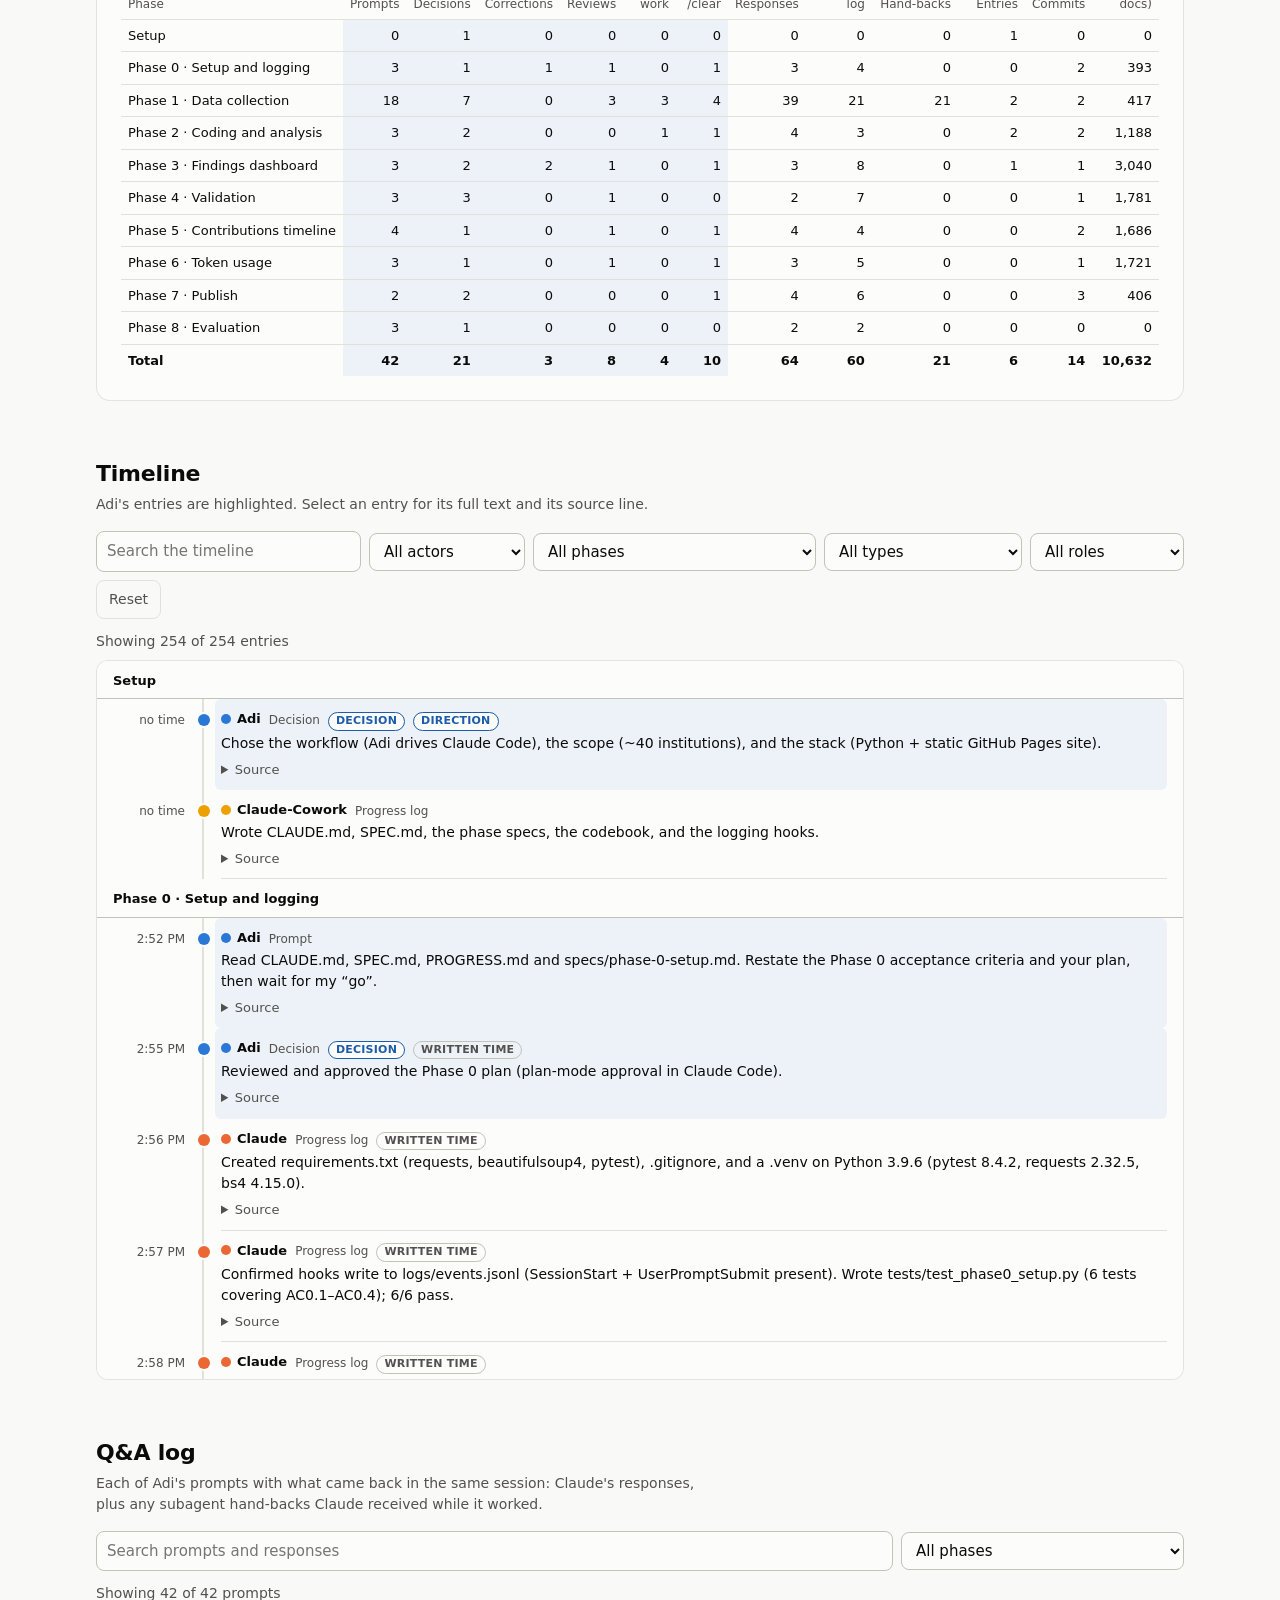
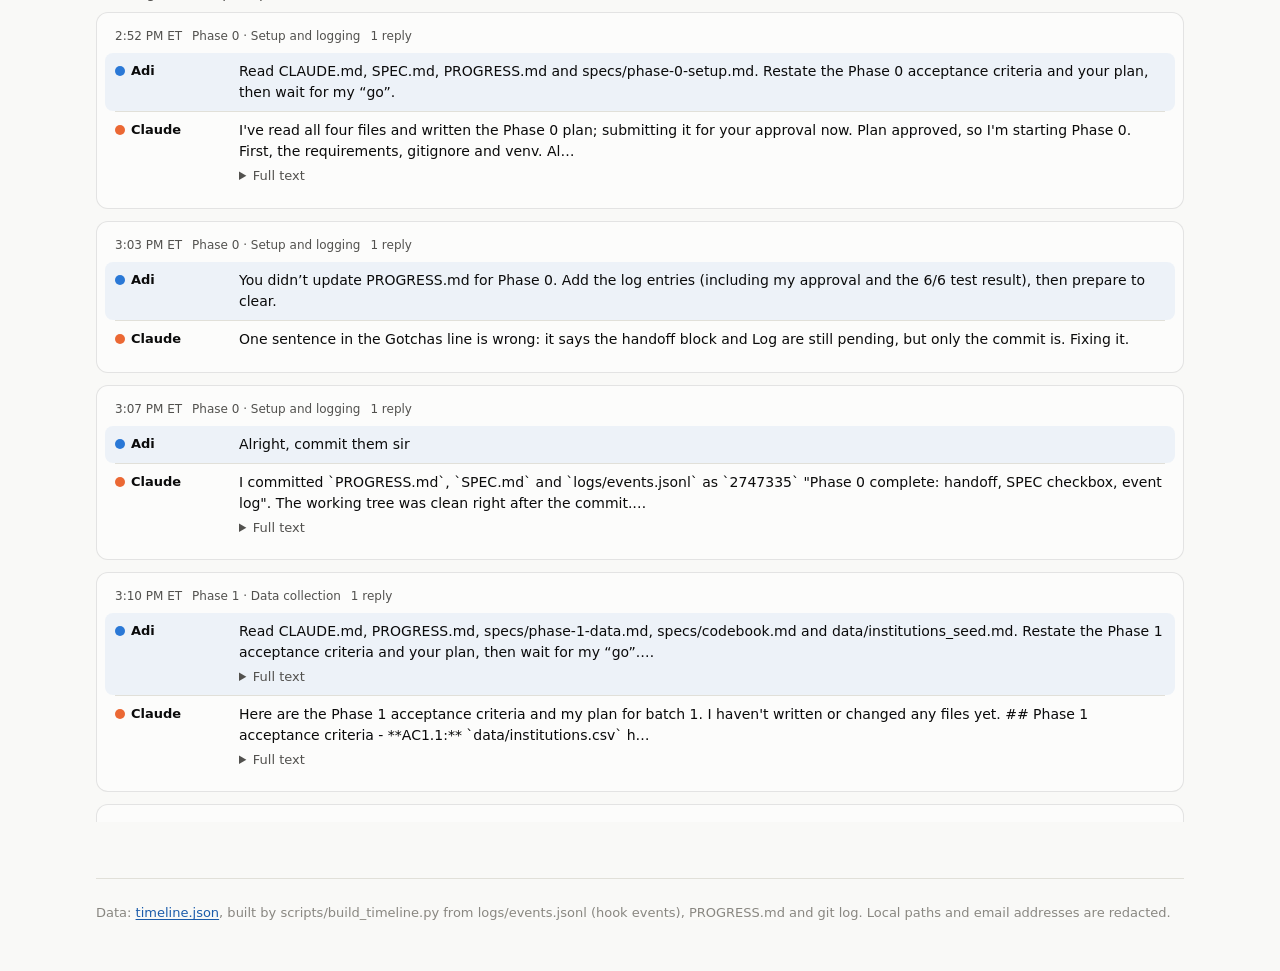
<file: docs/timeline.html>
<!doctype html>
<html lang="en">
<head>
<meta charset="utf-8">
<meta name="viewport" content="width=device-width, initial-scale=1">
<title>Contributions Timeline</title>
<meta name="description" content="Who did what and when: Adi's prompts, decisions, corrections, reviews and manual data work next to Claude's and the subagents' work, phase by phase.">
<script>
  // Apply a saved theme before first paint (per-viewer convenience only).
  try { var t = localStorage.getItem("theme"); if (t === "light" || t === "dark") document.documentElement.dataset.theme = t; } catch (e) {}
</script>
<link rel="stylesheet" href="assets/base.css">
<link rel="stylesheet" href="assets/timeline.css">
<script src="assets/vendor/chart-4.4.1.umd.js"></script>
</head>
<body>
<div class="wrap">
  <header class="top">
    <a class="site" href="index.html">GenAI policies in CS education</a>
    <nav class="pages" aria-label="Dashboards">
      <a href="findings.html">Findings</a>
      <a href="validation.html">Validation</a>
      <a href="timeline.html" aria-current="page">Timeline</a>
      <a href="tokens.html">Tokens</a>
      <a href="reflection.html">Reflection</a>
    </nav>
    <button class="theme-btn" id="theme-btn" type="button" aria-label="Switch color theme">Dark mode</button>
  </header>

  <main id="main">
    <h1 id="headline">Contributions timeline</h1>
    <p class="dek" id="dek">Every prompt, response, subagent hand-back, /clear, logged decision and commit in this project, in order. Times come from the logging hooks; PROGRESS.md times are hand-written and are used only where no hook event records the moment.</p>

    <div class="kpis five" id="kpis" aria-label="Key numbers"></div>

    <section aria-labelledby="h-role">
      <h2 id="h-role">Adi's role</h2>
      <p class="sub">Every decision, correction, review and piece of manual data work Adi logged in PROGRESS.md. Each item is placed at the time of the prompt it records. Select "Show in timeline" to see what happened around it.</p>
      <div class="roles" id="roles"></div>
    </section>

    <section aria-labelledby="h-summary">
      <h2 id="h-summary">Contributions by phase</h2>
      <p class="sub">Counts of logged events per phase. Phase 7 (publish) ran before Phase 5 so the site had a live link before the deadline. Phases with no events yet are left out.</p>
      <div class="charts">
        <div class="panel wide">
          <h3>Logged events by actor</h3>
          <p class="note">Prompts, responses, hand-backs, /clears, PROGRESS.md entries and commits. Hover a segment for the breakdown by type.</p>
          <ul class="key" id="actor-key"></ul>
          <div class="chart-box" id="actors-box"><canvas id="chart-actors" aria-label="Stacked bar chart of logged events by actor and phase"></canvas></div>
          <details class="as-table" data-for="chart-actors"><summary>Show as table</summary></details>
        </div>
        <div class="panel">
          <h3>Adi's prompts per phase</h3>
          <p class="note">Messages Adi typed. Subagent hand-backs and automatic notifications are not counted.</p>
          <div class="chart-box"><canvas id="chart-prompts" aria-label="Bar chart of Adi's prompts per phase"></canvas></div>
          <details class="as-table" data-for="chart-prompts"><summary>Show as table</summary></details>
        </div>
        <div class="panel">
          <h3>Lines changed per phase</h3>
          <p class="note">Code and Markdown lines added plus deleted, from git. Data files, vendored libraries and logs are in the tooltip and table only.</p>
          <div class="chart-box"><canvas id="chart-loc" aria-label="Bar chart of lines changed per phase"></canvas></div>
          <details class="as-table" data-for="chart-loc"><summary>Show as table</summary></details>
        </div>
      </div>
      <div class="panel summary-panel">
        <h3>Counts by actor and type</h3>
        <div class="scroll-x" tabindex="0" aria-label="Counts by phase, scrollable">
          <table class="summary" id="summary"></table>
        </div>
      </div>
    </section>

    <section aria-labelledby="h-timeline">
      <h2 id="h-timeline">Timeline</h2>
      <p class="sub">Adi's entries are highlighted. Select an entry for its full text and its source line.</p>
      <div class="filters" role="search">
        <input id="q" type="search" placeholder="Search the timeline" aria-label="Search the timeline">
        <select id="f-actor" aria-label="Filter by actor"><option value="">All actors</option></select>
        <select id="f-phase" aria-label="Filter by phase"><option value="">All phases</option></select>
        <select id="f-type" aria-label="Filter by type"><option value="">All types</option></select>
        <select id="f-role" aria-label="Filter by Adi's role"><option value="">All roles</option></select>
        <button type="button" class="reset" id="reset">Reset</button>
      </div>
      <p class="count" id="count" aria-live="polite"></p>
      <ol class="tl" id="tl"></ol>
    </section>

    <section aria-labelledby="h-qa">
      <h2 id="h-qa">Q&amp;A log</h2>
      <p class="sub">Each of Adi's prompts with what came back in the same session: Claude's responses, plus any subagent hand-backs Claude received while it worked.</p>
      <div class="filters" role="search">
        <input id="qa-q" type="search" placeholder="Search prompts and responses" aria-label="Search prompts and responses">
        <select id="qa-phase" aria-label="Filter Q&amp;A by phase"><option value="">All phases</option></select>
      </div>
      <p class="count" id="qa-count" aria-live="polite"></p>
      <ol class="qa" id="qa"></ol>
    </section>
  </main>

  <footer>Data: <a href="data/timeline.json">timeline.json</a>, built by scripts/build_timeline.py from logs/events.jsonl (hook events), PROGRESS.md and git log. Local paths and email addresses are redacted.</footer>
</div>
<script src="assets/timeline.js"></script>
</body>
</html>
</file>
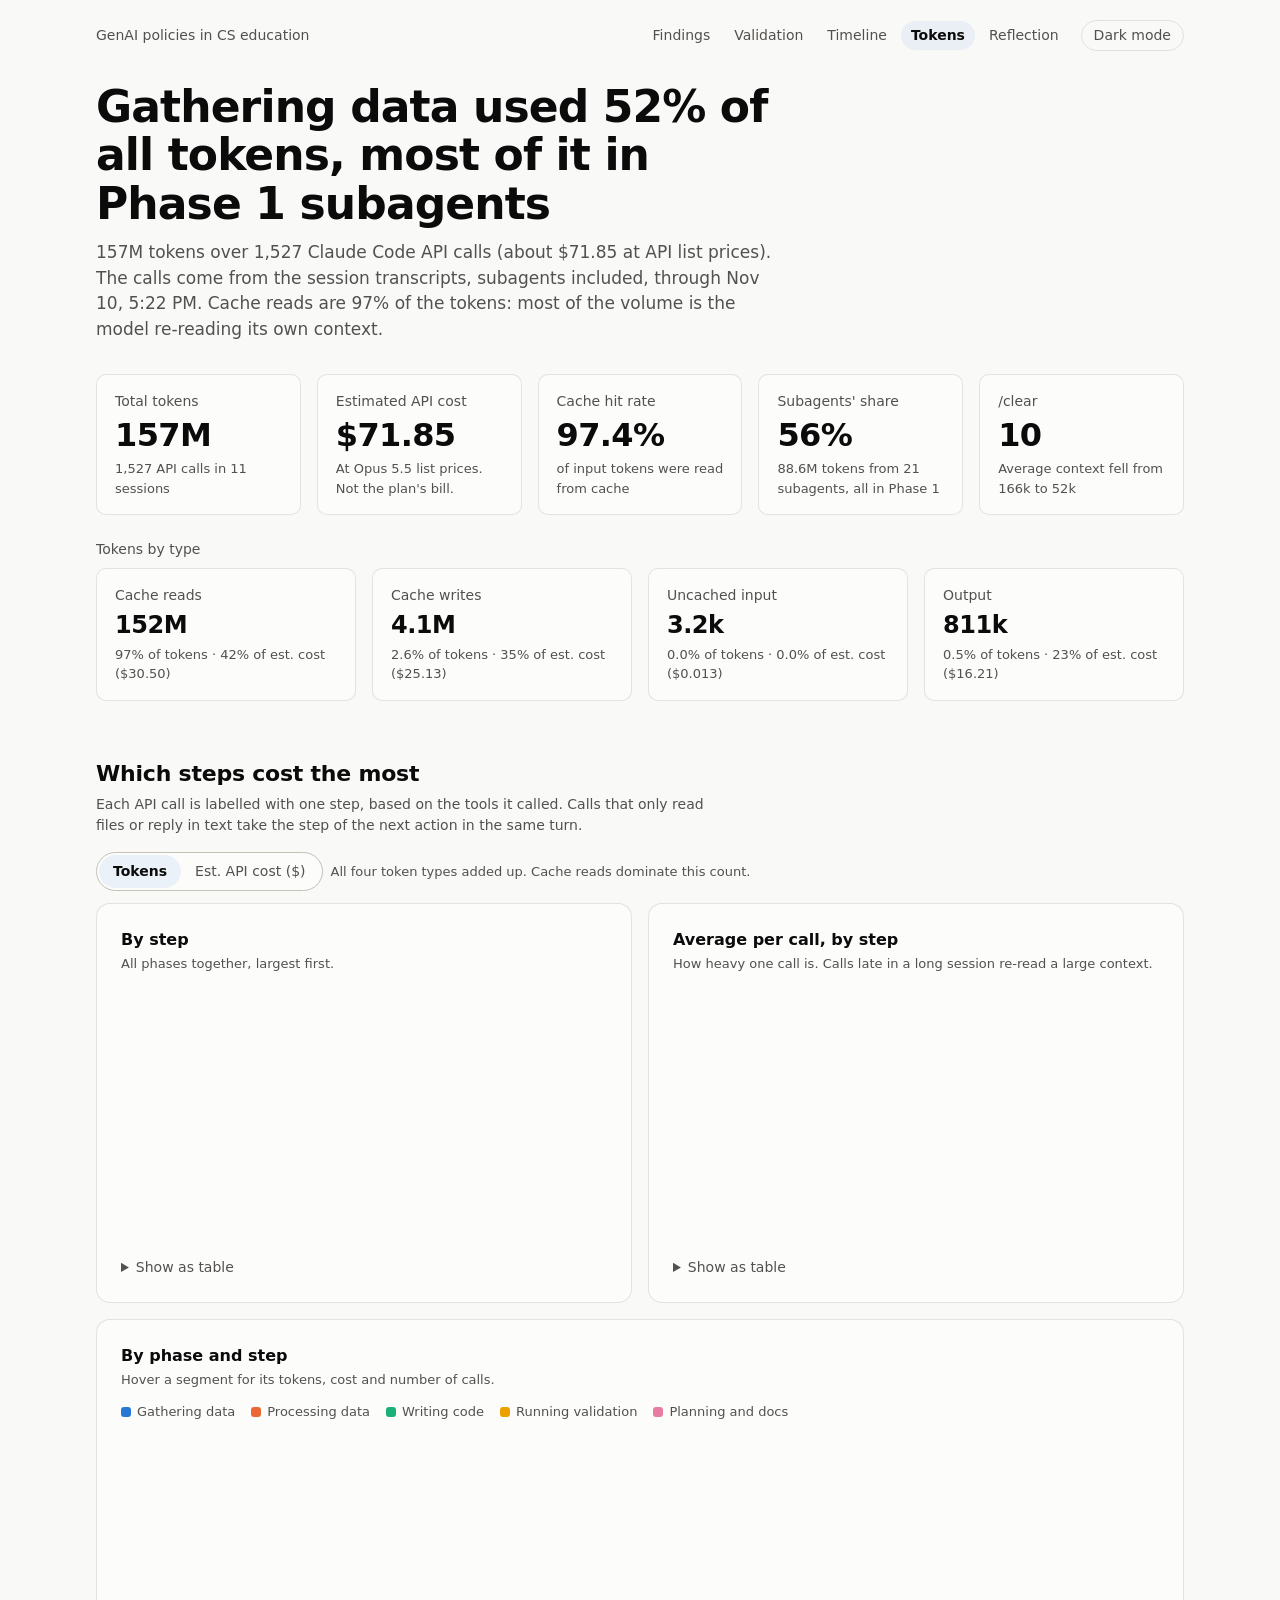
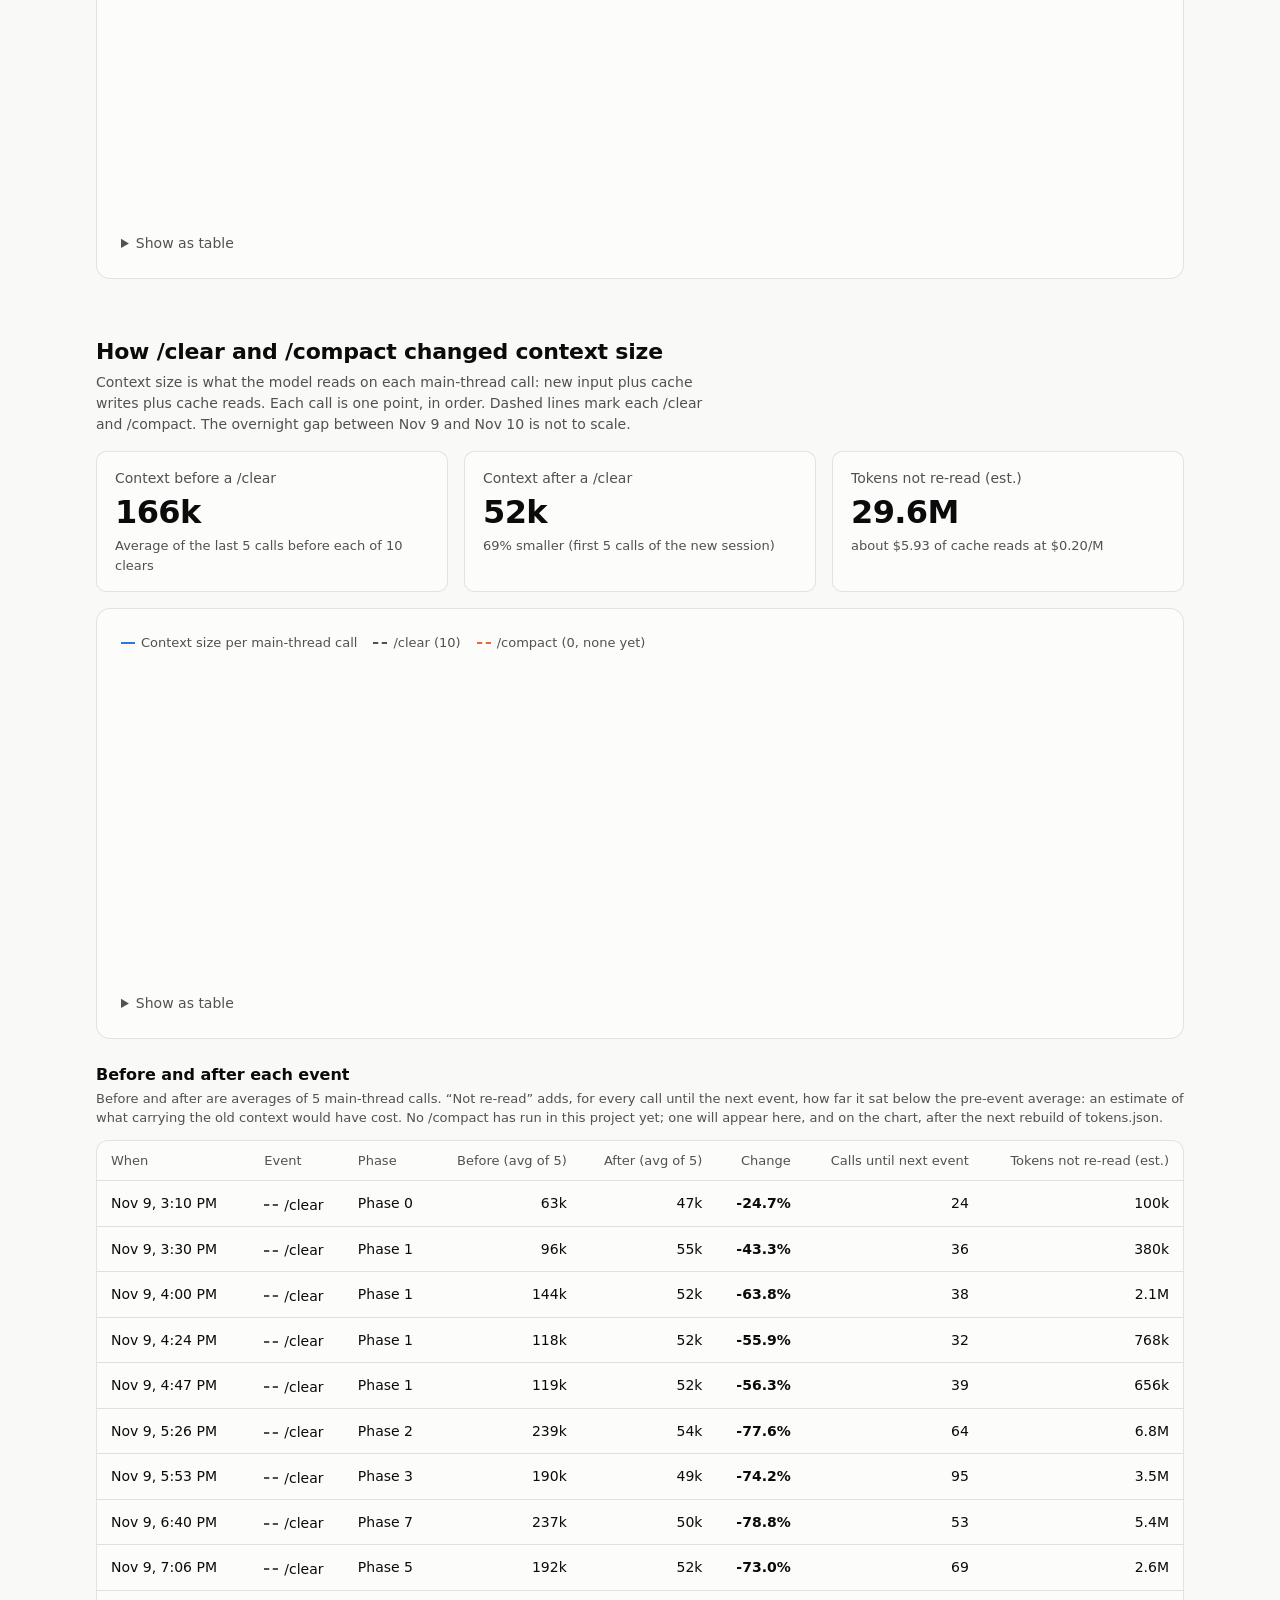
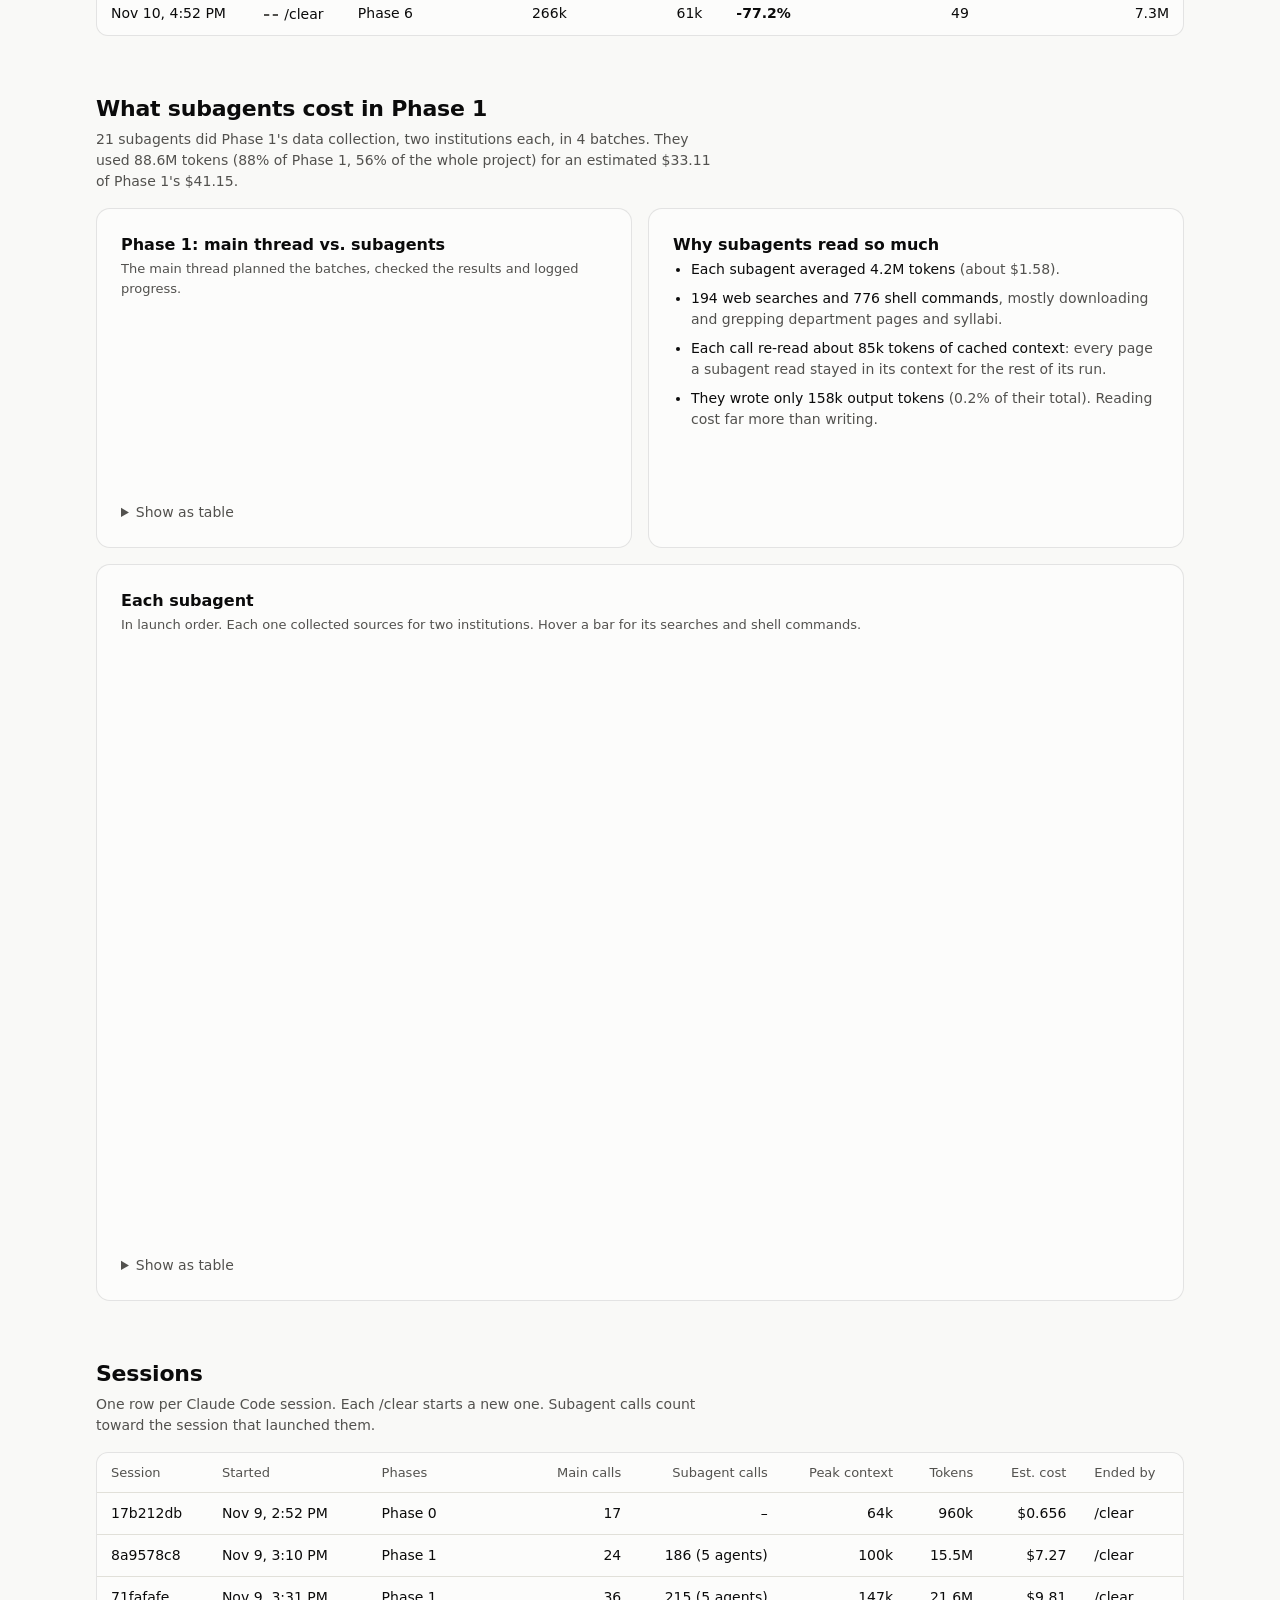
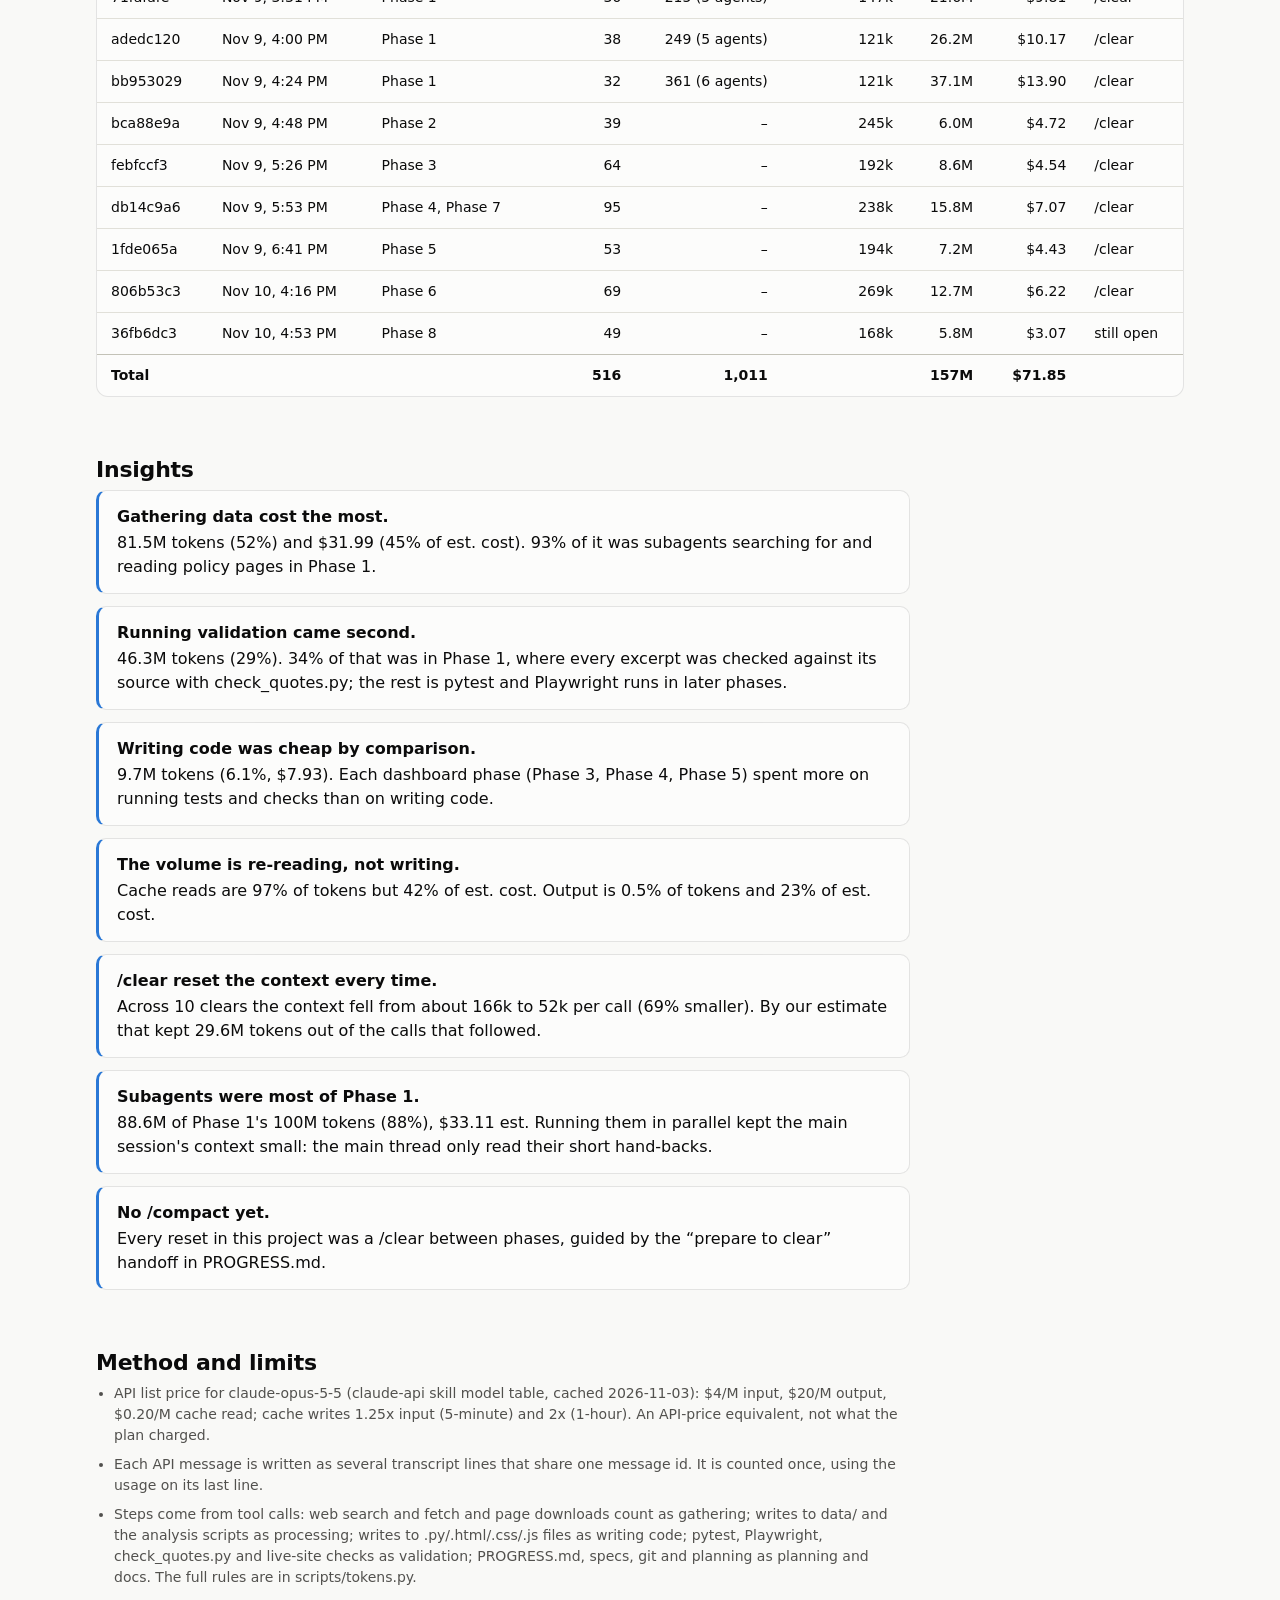
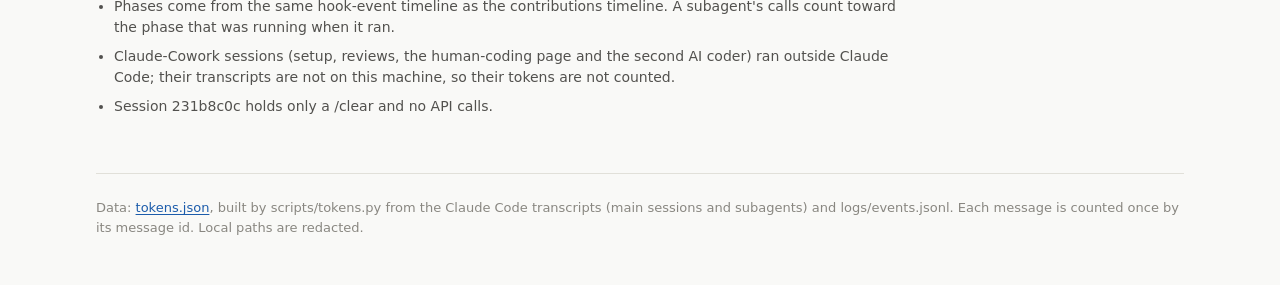
<file: docs/tokens.html>
<!doctype html>
<html lang="en">
<head>
<meta charset="utf-8">
<meta name="viewport" content="width=device-width, initial-scale=1">
<title>Token Usage</title>
<meta name="description" content="Where this project's Claude Code tokens went: by step (gathering, processing, code, validation), by phase, through /clear and /compact, and in the Phase 1 subagents.">
<script>
  // Apply a saved theme before first paint (per-viewer convenience only).
  try { var t = localStorage.getItem("theme"); if (t === "light" || t === "dark") document.documentElement.dataset.theme = t; } catch (e) {}
</script>
<link rel="stylesheet" href="assets/base.css">
<link rel="stylesheet" href="assets/tokens.css">
<script src="assets/vendor/chart-4.4.1.umd.js"></script>
</head>
<body>
<div class="wrap">
  <header class="top">
    <a class="site" href="index.html">GenAI policies in CS education</a>
    <nav class="pages" aria-label="Dashboards">
      <a href="findings.html">Findings</a>
      <a href="validation.html">Validation</a>
      <a href="timeline.html">Timeline</a>
      <a href="tokens.html" aria-current="page">Tokens</a>
      <a href="reflection.html">Reflection</a>
    </nav>
    <button class="theme-btn" id="theme-btn" type="button" aria-label="Switch color theme">Dark mode</button>
  </header>

  <main id="main">
    <h1 id="headline">Token usage</h1>
    <p class="dek" id="dek">Every Claude Code API call in this project, read from the session transcripts, including the subagents' own transcripts.</p>

    <div class="kpis five" id="kpis" aria-label="Key numbers"></div>
    <h3 class="types-h">Tokens by type</h3>
    <div class="kpis types" id="types" aria-label="Tokens by type"></div>

    <section aria-labelledby="h-steps">
      <h2 id="h-steps">Which steps cost the most</h2>
      <p class="sub" id="steps-sub">Each API call is labelled with one step, based on the tools it called. Calls that only read files or reply in text take the step of the next action in the same turn.</p>
      <div class="filters" role="group" aria-label="Measure">
        <span class="seg" id="metric">
          <button type="button" data-metric="total" aria-pressed="true">Tokens</button>
          <button type="button" data-metric="cost_usd" aria-pressed="false">Est. API cost ($)</button>
        </span>
        <span class="hint" id="metric-hint"></span>
      </div>
      <div class="charts">
        <div class="panel">
          <h3>By step</h3>
          <p class="note">All phases together, largest first.</p>
          <div class="chart-box"><canvas id="chart-activity" aria-label="Bar chart of token usage by step"></canvas></div>
          <details class="as-table" data-for="chart-activity"><summary>Show as table</summary></details>
        </div>
        <div class="panel">
          <h3>Average per call, by step</h3>
          <p class="note">How heavy one call is. Calls late in a long session re-read a large context.</p>
          <div class="chart-box"><canvas id="chart-percall" aria-label="Bar chart of average tokens per call by step"></canvas></div>
          <details class="as-table" data-for="chart-percall"><summary>Show as table</summary></details>
        </div>
        <div class="panel wide">
          <h3>By phase and step</h3>
          <p class="note">Hover a segment for its tokens, cost and number of calls.</p>
          <ul class="key" id="act-key"></ul>
          <div class="chart-box" id="phase-box"><canvas id="chart-phase" aria-label="Stacked bar chart of token usage by phase and step"></canvas></div>
          <details class="as-table" data-for="chart-phase"><summary>Show as table</summary></details>
        </div>
      </div>
    </section>

    <section aria-labelledby="h-context">
      <h2 id="h-context">How /clear and /compact changed context size</h2>
      <p class="sub">Context size is what the model reads on each main-thread call: new input plus cache writes plus cache reads. Each call is one point, in order. Dashed lines mark each /clear and /compact. The overnight gap between Nov 9 and Nov 10 is not to scale.</p>
      <div class="kpis three" id="ctx-kpis"></div>
      <div class="panel ctx-panel">
        <ul class="key" id="ctx-key"></ul>
        <div class="chart-box tall"><canvas id="chart-context" aria-label="Line chart of context size per call, with /clear and /compact markers"></canvas></div>
        <details class="as-table" data-for="chart-context"><summary>Show as table</summary></details>
      </div>
      <h3 class="tbl-h">Before and after each event</h3>
      <p class="note" id="ctx-note"></p>
      <div class="table-wrap scroll-x" tabindex="0" aria-label="Context size before and after each event, scrollable">
        <table class="data" id="ctx-table"></table>
      </div>
    </section>

    <section aria-labelledby="h-sub">
      <h2 id="h-sub">What subagents cost in Phase 1</h2>
      <p class="sub" id="sub-sub"></p>
      <div class="charts">
        <div class="panel">
          <h3>Phase 1: main thread vs. subagents</h3>
          <p class="note">The main thread planned the batches, checked the results and logged progress.</p>
          <div class="chart-box short"><canvas id="chart-p1" aria-label="Bar chart of Phase 1 tokens, main thread vs subagents"></canvas></div>
          <details class="as-table" data-for="chart-p1"><summary>Show as table</summary></details>
        </div>
        <div class="panel">
          <h3>Why subagents read so much</h3>
          <ul class="facts" id="sub-facts"></ul>
        </div>
        <div class="panel wide">
          <h3>Each subagent</h3>
          <p class="note">In launch order. Each one collected sources for two institutions. Hover a bar for its searches and shell commands.</p>
          <div class="chart-box" id="agents-box"><canvas id="chart-agents" aria-label="Bar chart of tokens per subagent"></canvas></div>
          <details class="as-table" data-for="chart-agents"><summary>Show as table</summary></details>
        </div>
      </div>
    </section>

    <section aria-labelledby="h-sessions">
      <h2 id="h-sessions">Sessions</h2>
      <p class="sub">One row per Claude Code session. Each /clear starts a new one. Subagent calls count toward the session that launched them.</p>
      <div class="table-wrap scroll-x" tabindex="0" aria-label="Sessions, scrollable">
        <table class="data" id="sessions"></table>
      </div>
    </section>

    <section aria-labelledby="h-insights">
      <h2 id="h-insights">Insights</h2>
      <ul class="insights" id="insights"></ul>
    </section>

    <section aria-labelledby="h-method">
      <h2 id="h-method">Method and limits</h2>
      <ul class="facts method" id="method"></ul>
    </section>
  </main>

  <footer>Data: <a href="data/tokens.json">tokens.json</a>, built by scripts/tokens.py from the Claude Code transcripts (main sessions and subagents) and logs/events.jsonl. Each message is counted once by its message id. Local paths are redacted.</footer>
</div>
<div class="tip" id="tip" hidden></div>
<script src="assets/tokens.js"></script>
</body>
</html>
</file>
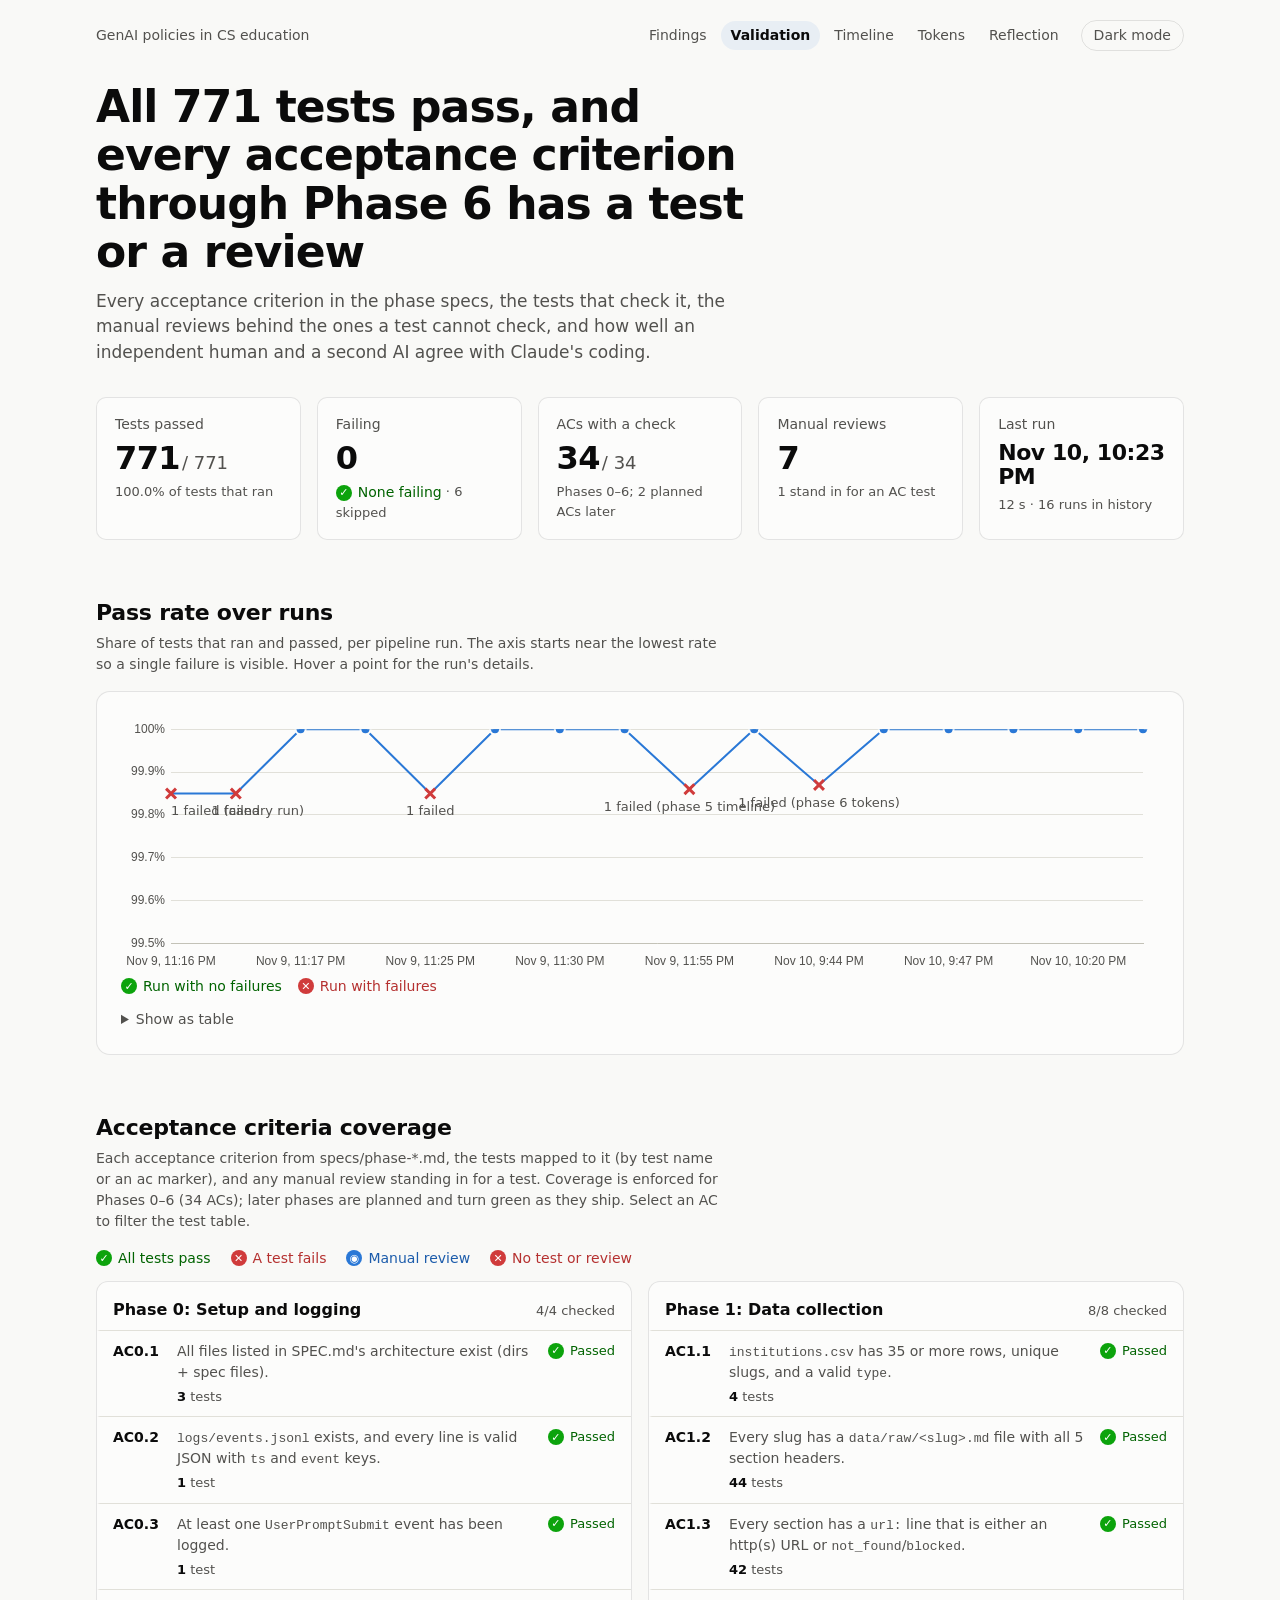
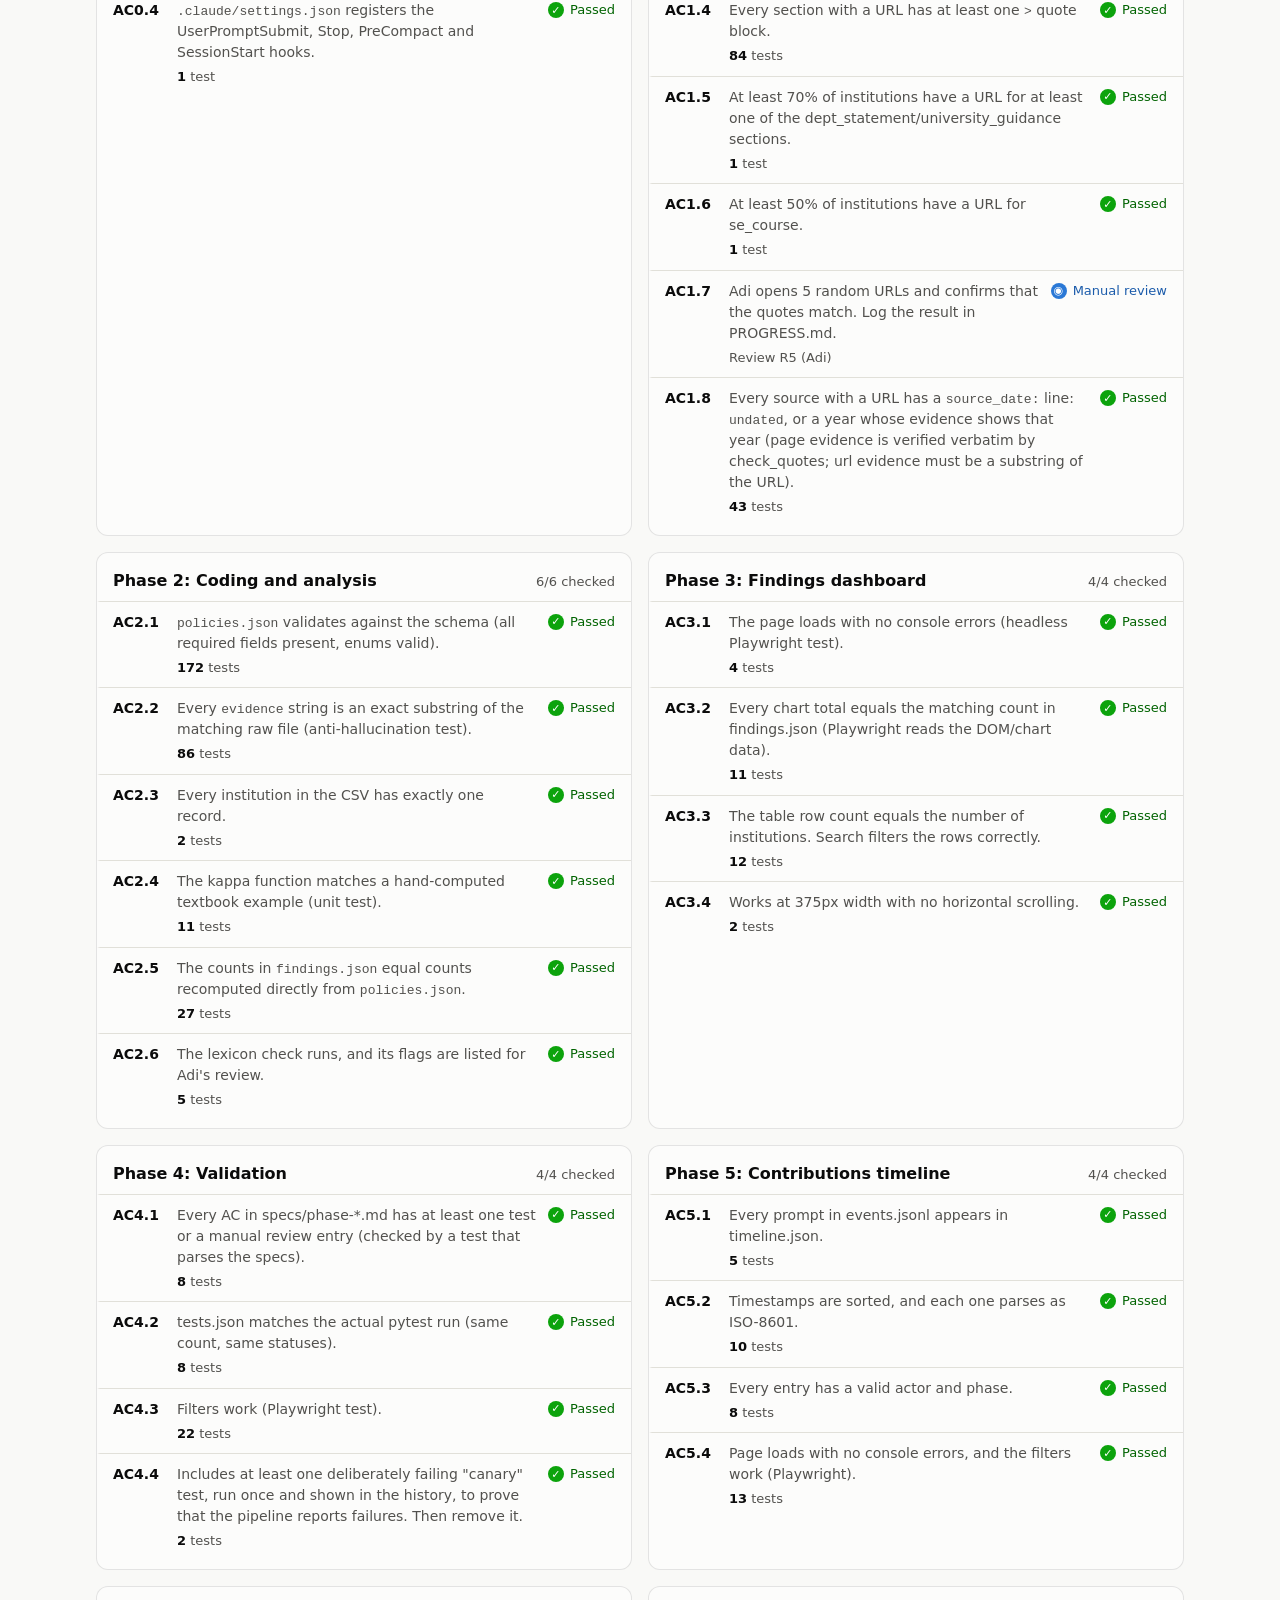
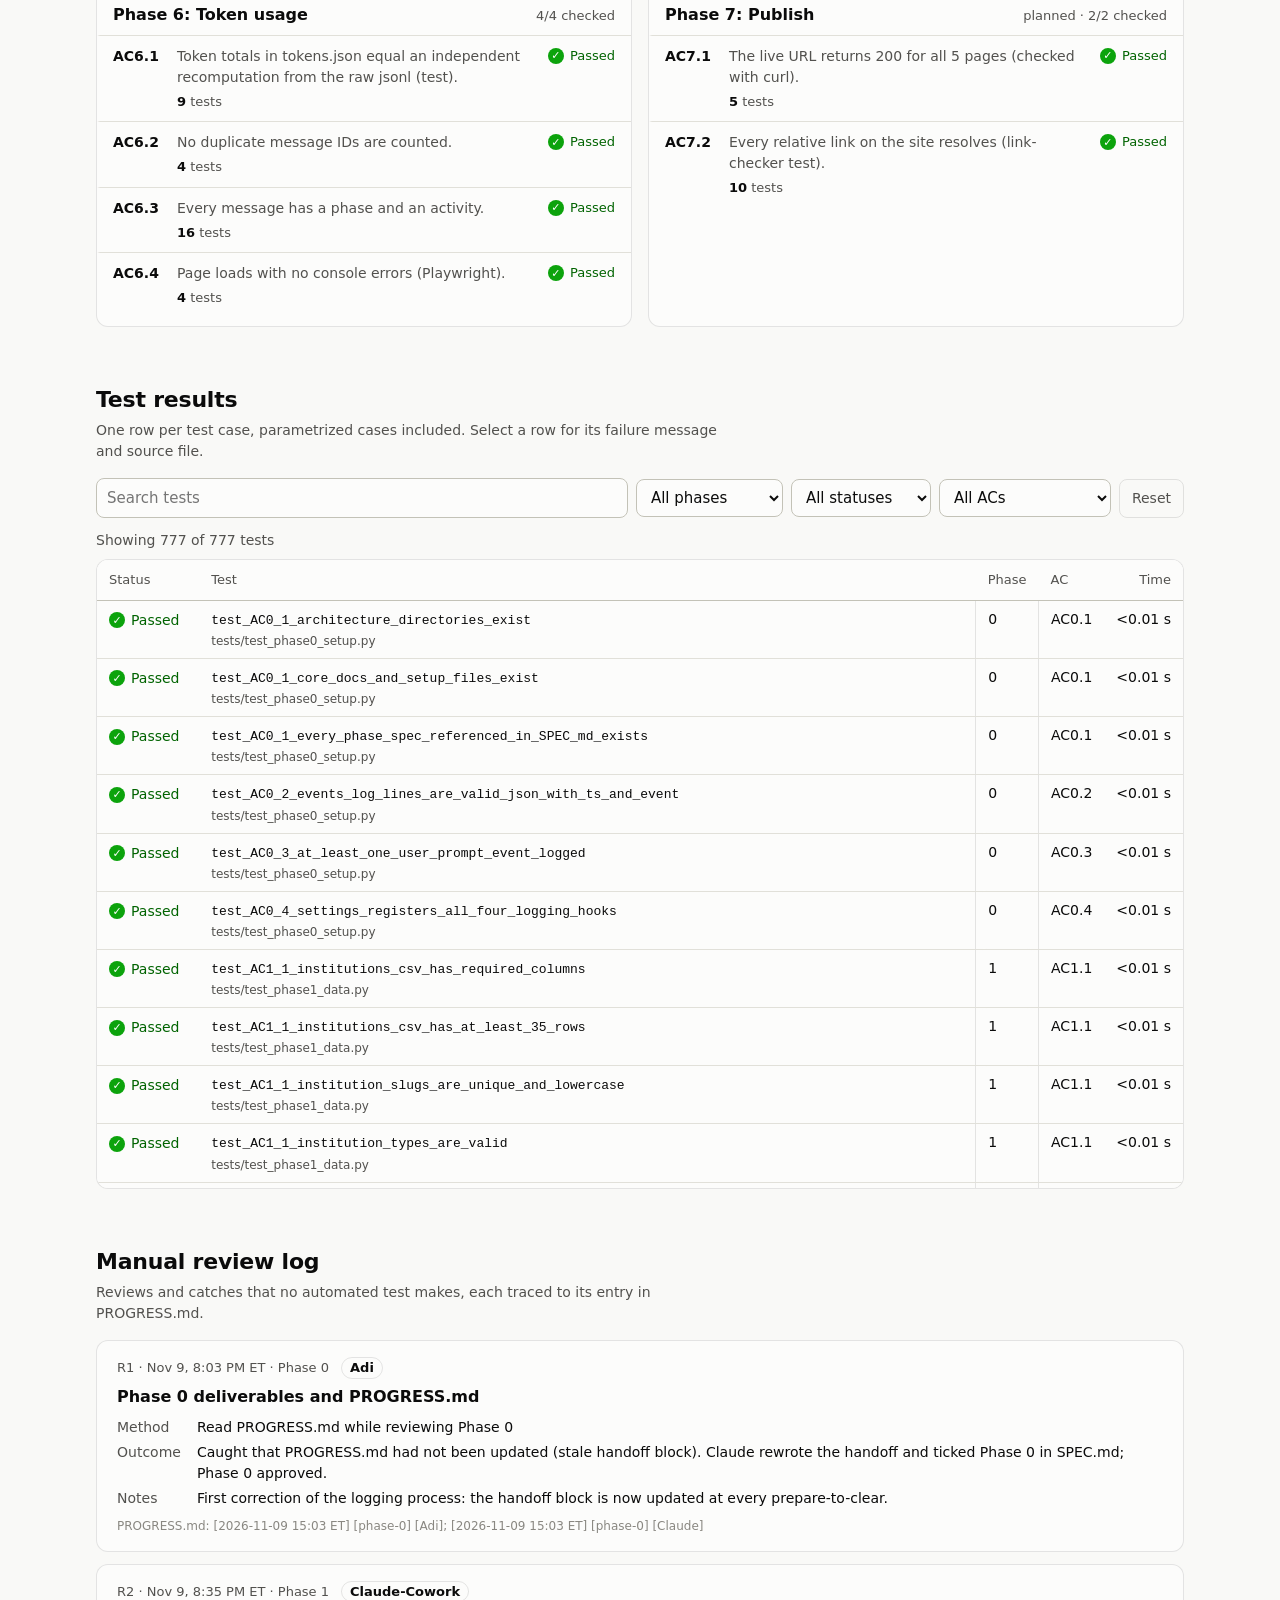
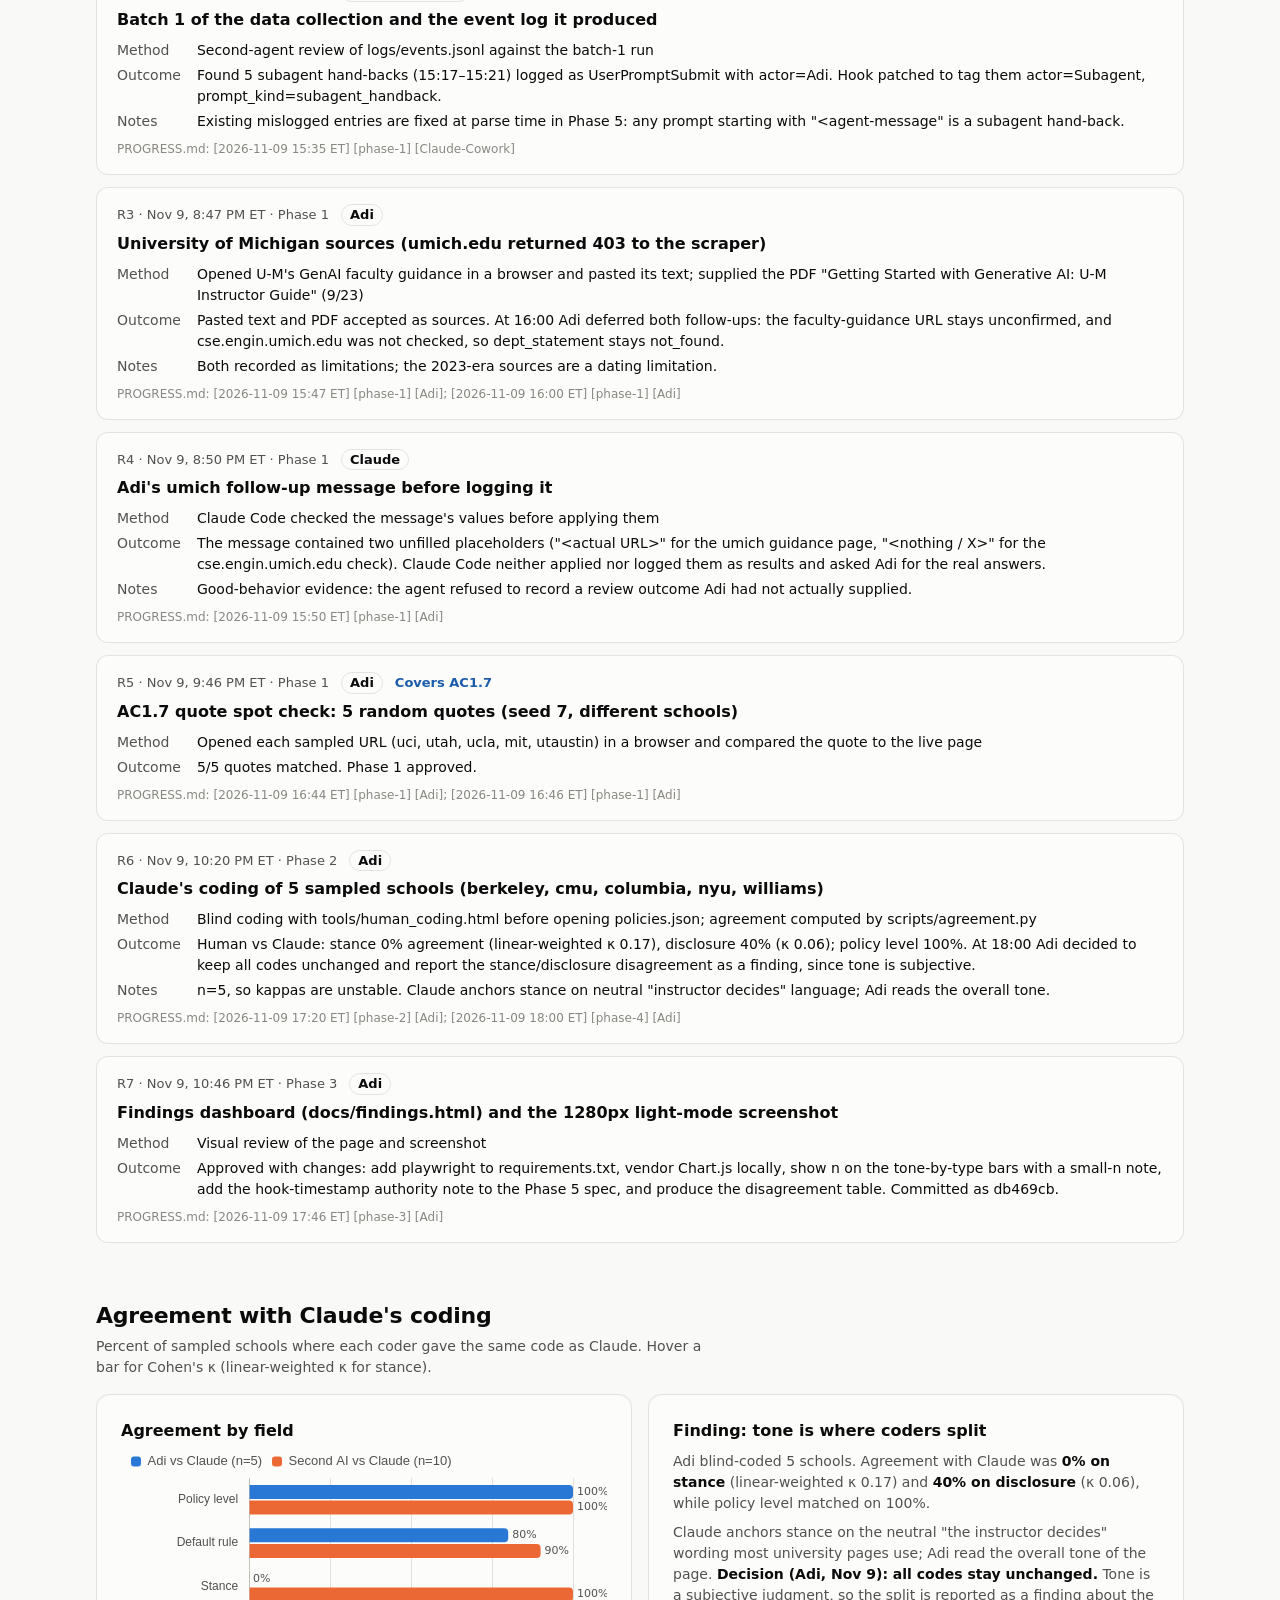
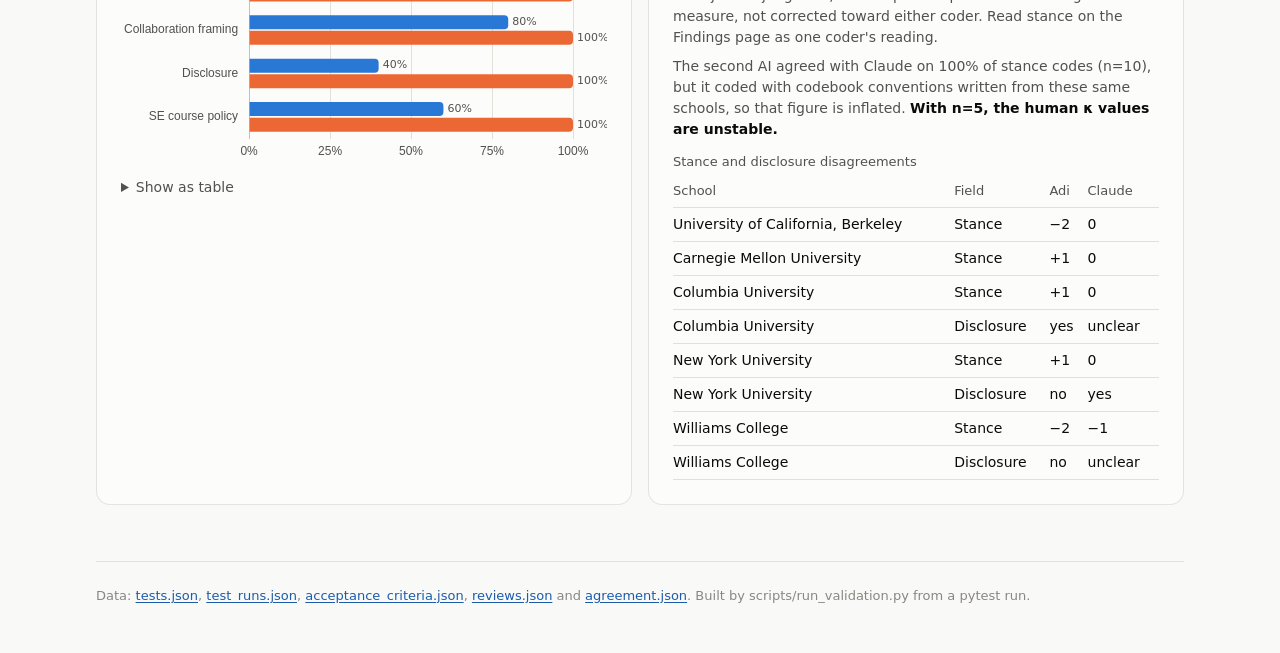
<file: docs/validation.html>
<!doctype html>
<html lang="en">
<head>
<meta charset="utf-8">
<meta name="viewport" content="width=device-width, initial-scale=1">
<title>Validation Dashboard</title>
<meta name="description" content="Test results, acceptance-criteria coverage, manual reviews and coder agreement for the GenAI policies project.">
<script>
  // Apply a saved theme before first paint (per-viewer convenience only).
  try { var t = localStorage.getItem("theme"); if (t === "light" || t === "dark") document.documentElement.dataset.theme = t; } catch (e) {}
</script>
<link rel="stylesheet" href="assets/base.css">
<link rel="stylesheet" href="assets/validation.css">
<script src="assets/vendor/chart-4.4.1.umd.js"></script>
</head>
<body>
<div class="wrap">
  <header class="top">
    <a class="site" href="index.html">GenAI policies in CS education</a>
    <nav class="pages" aria-label="Dashboards">
      <a href="findings.html">Findings</a>
      <a href="validation.html" aria-current="page">Validation</a>
      <a href="timeline.html">Timeline</a>
      <a href="tokens.html">Tokens</a>
      <a href="reflection.html">Reflection</a>
    </nav>
    <button class="theme-btn" id="theme-btn" type="button" aria-label="Switch color theme">Dark mode</button>
  </header>

  <main id="main">
    <h1 id="headline">Validation</h1>
    <p class="dek" id="dek">Every acceptance criterion in the phase specs, the tests that check it, the manual reviews behind the ones a test cannot check, and how well an independent human and a second AI agree with Claude's coding.</p>

    <div class="kpis five" id="kpis" aria-label="Key numbers"></div>

    <section aria-labelledby="h-runs">
      <h2 id="h-runs">Pass rate over runs</h2>
      <p class="sub">Share of tests that ran and passed, per pipeline run. The axis starts near the lowest rate so a single failure is visible. Hover a point for the run's details.</p>
      <div class="panel">
        <div class="chart-box"><canvas id="chart-runs" aria-label="Line chart of pass rate per run"></canvas></div>
        <ul class="key" id="runs-key"></ul>
        <details class="as-table" data-for="chart-runs"><summary>Show as table</summary></details>
      </div>
    </section>

    <section aria-labelledby="h-cov">
      <h2 id="h-cov">Acceptance criteria coverage</h2>
      <p class="sub" id="cov-sub"></p>
      <ul class="key status-key" id="cov-key"></ul>
      <div class="cov" id="cov"></div>
    </section>

    <section aria-labelledby="h-tests">
      <h2 id="h-tests">Test results</h2>
      <p class="sub">One row per test case, parametrized cases included. Select a row for its failure message and source file.</p>
      <div class="filters" role="search">
        <input id="q" type="search" placeholder="Search tests" aria-label="Search tests">
        <select id="f-phase" aria-label="Filter by phase"><option value="">All phases</option></select>
        <select id="f-status" aria-label="Filter by status"><option value="">All statuses</option></select>
        <select id="f-ac" aria-label="Filter by acceptance criterion"><option value="">All ACs</option></select>
        <button type="button" class="reset" id="reset">Reset</button>
      </div>
      <p class="count" id="count" aria-live="polite"></p>
      <div class="table-wrap" id="tests-wrap" tabindex="0" aria-label="Test results, scrollable">
        <table class="tests" id="tests">
          <thead><tr>
            <th scope="col">Status</th>
            <th scope="col">Test</th>
            <th scope="col">Phase</th>
            <th scope="col">AC</th>
            <th scope="col" class="num">Time</th>
          </tr></thead>
          <tbody id="rows"></tbody>
        </table>
      </div>
    </section>

    <section aria-labelledby="h-reviews">
      <h2 id="h-reviews">Manual review log</h2>
      <p class="sub">Reviews and catches that no automated test makes, each traced to its entry in PROGRESS.md.</p>
      <ol class="reviews" id="reviews"></ol>
    </section>

    <section aria-labelledby="h-agree">
      <h2 id="h-agree">Agreement with Claude's coding</h2>
      <p class="sub">Percent of sampled schools where each coder gave the same code as Claude. Hover a bar for Cohen's κ (linear-weighted κ for stance).</p>
      <div class="charts">
        <div class="panel">
          <h3>Agreement by field</h3>
          <div class="chart-box tall"><canvas id="chart-agree" aria-label="Grouped bar chart of agreement by field"></canvas></div>
          <details class="as-table" data-for="chart-agree"><summary>Show as table</summary></details>
        </div>
        <div class="panel finding" id="agree-finding">
          <h3>Finding: tone is where coders split</h3>
          <div id="agree-note"></div>
          <table class="dis" id="dis"></table>
        </div>
      </div>
    </section>
  </main>

  <footer>Data: <a href="data/tests.json">tests.json</a>, <a href="data/test_runs.json">test_runs.json</a>, <a href="data/acceptance_criteria.json">acceptance_criteria.json</a>, <a href="data/reviews.json">reviews.json</a> and <a href="data/agreement.json">agreement.json</a>. Built by scripts/run_validation.py from a pytest run.</footer>
</div>
<script src="assets/validation.js"></script>
</body>
</html>
</file>
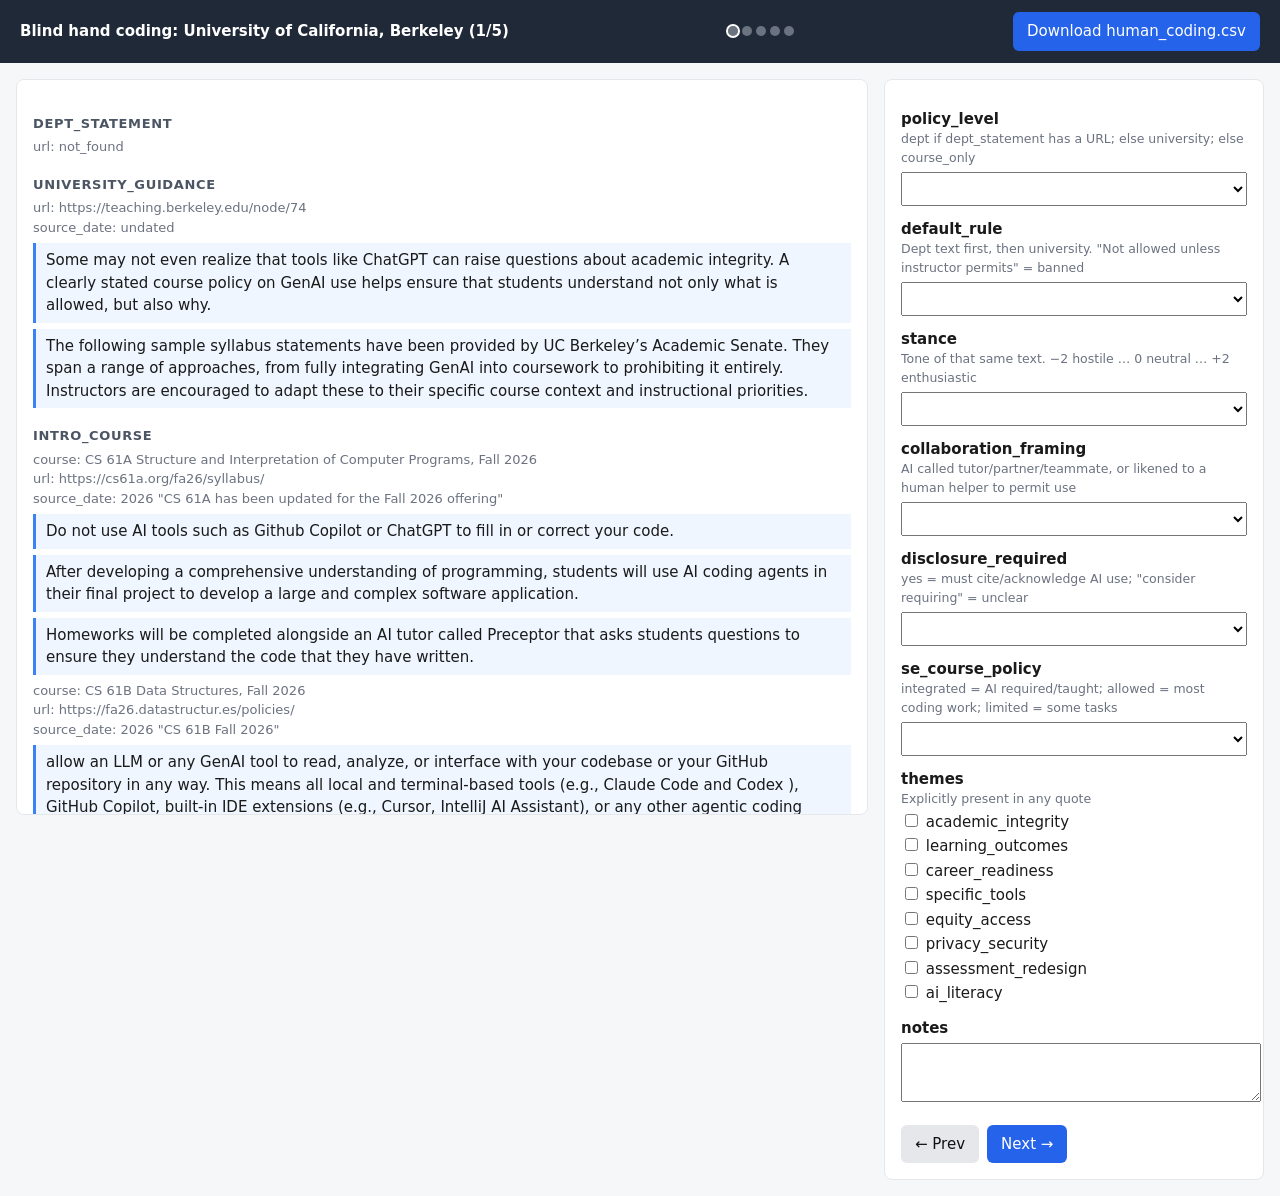
<file: tools/human_coding.html>
<!doctype html><html><head><meta charset="utf-8"><title>Blind Hand Coding</title>
<meta name="viewport" content="width=device-width,initial-scale=1">
<style>
body{font:15px/1.5 -apple-system,system-ui,sans-serif;margin:0;background:#f6f7f9;color:#1a1a1a}
header{background:#1f2937;color:#fff;padding:12px 20px;display:flex;justify-content:space-between;align-items:center;gap:12px;flex-wrap:wrap}
main{display:grid;grid-template-columns:1fr 380px;gap:16px;padding:16px;max-width:1300px;margin:auto}
@media(max-width:900px){main{grid-template-columns:1fr}}
.card{background:#fff;border:1px solid #e5e7eb;border-radius:8px;padding:16px}
.src{max-height:78vh;overflow:auto}
h3{margin:18px 0 4px;font-size:13px;text-transform:uppercase;letter-spacing:.05em;color:#4b5563}
blockquote{margin:6px 0;padding:6px 10px;border-left:3px solid #3b82f6;background:#eff6ff}
.meta{color:#6b7280;font-size:13px;word-break:break-all}
label{display:block;font-weight:600;margin-top:12px}
small{display:block;font-weight:400;color:#6b7280}
select,textarea{width:100%;padding:6px;font:inherit;margin-top:4px}
.themes label{font-weight:400;margin:2px 0}
button{background:#2563eb;color:#fff;border:0;border-radius:6px;padding:8px 14px;font:inherit;cursor:pointer}
button.sec{background:#e5e7eb;color:#111}
.nav{display:flex;gap:8px;margin-top:16px}
.dots span{display:inline-block;width:10px;height:10px;border-radius:50%;background:#6b7280;margin:0 2px}
.dots span.done{background:#22c55e}.dots span.cur{outline:2px solid #fff}
</style></head><body>
<header><b>Blind hand coding: <span id="title"></span></b><span class="dots" id="dots"></span>
<button onclick="exportCsv()">Download human_coding.csv</button></header>
<main><div class="card src" id="src"></div>
<div class="card"><form id="f">
<label>policy_level<small>dept if dept_statement has a URL; else university; else course_only</small>
<select name="policy_level"><option></option><option>dept</option><option>university</option><option>course_only</option><option>none_found</option></select></label>
<label>default_rule<small>Dept text first, then university. "Not allowed unless instructor permits" = banned</small>
<select name="default_rule"><option></option><option>banned</option><option>instructor_discretion</option><option>allowed_with_disclosure</option><option>allowed_encouraged</option><option>unclear</option></select></label>
<label>stance<small>Tone of that same text. −2 hostile … 0 neutral … +2 enthusiastic</small>
<select name="stance"><option></option><option>-2</option><option>-1</option><option>0</option><option>1</option><option>2</option></select></label>
<label>collaboration_framing<small>AI called tutor/partner/teammate, or likened to a human helper to permit use</small>
<select name="collaboration_framing"><option></option><option>true</option><option>false</option></select></label>
<label>disclosure_required<small>yes = must cite/acknowledge AI use; "consider requiring" = unclear</small>
<select name="disclosure_required"><option></option><option>yes</option><option>no</option><option>unclear</option></select></label>
<label>se_course_policy<small>integrated = AI required/taught; allowed = most coding work; limited = some tasks</small>
<select name="se_course_policy"><option></option><option>banned</option><option>limited</option><option>allowed</option><option>integrated</option><option>not_found</option></select></label>
<label>themes<small>Explicitly present in any quote</small></label><div class="themes" id="themes"></div>
<label>notes<textarea name="notes" rows="2"></textarea></label>
</form>
<div class="nav"><button class="sec" onclick="go(-1)">← Prev</button><button onclick="go(1)">Next →</button></div></div></main>
<script>
const DATA=[{"slug": "berkeley", "name": "University of California, Berkeley", "sections": [{"section": "dept_statement", "body": "url: not_found"}, {"section": "university_guidance", "body": "url: https://teaching.berkeley.edu/node/74\nsource_date: undated\n> Some may not even realize that tools like ChatGPT can raise questions about academic integrity. A clearly stated course policy on GenAI use helps ensure that students understand not only what is allowed, but also why.\n\n> The following sample syllabus statements have been provided by UC Berkeley\u2019s Academic Senate. They span a range of approaches, from fully integrating GenAI into coursework to prohibiting it entirely. Instructors are encouraged to adapt these to their specific course context and instructional priorities."}, {"section": "intro_course", "body": "course: CS 61A Structure and Interpretation of Computer Programs, Fall 2026\nurl: https://cs61a.org/fa26/syllabus/\nsource_date: 2026 \"CS 61A has been updated for the Fall 2026 offering\"\n> Do not use AI tools such as Github Copilot or ChatGPT to fill in or correct your code.\n\n> After developing a comprehensive understanding of programming, students will use AI coding agents in their final project to develop a large and complex software application.\n\n> Homeworks will be completed alongside an AI tutor called Preceptor that asks students questions to ensure they understand the code that they have written.\n\ncourse: CS 61B Data Structures, Fall 2026\nurl: https://fa26.datastructur.es/policies/\nsource_date: 2026 \"CS 61B Fall 2026\"\n> allow an LLM or any GenAI tool to read, analyze, or interface with your codebase or your GitHub repository in any way. This means all local and terminal-based tools (e.g., Claude Code and Codex ), GitHub Copilot, built-in IDE extensions (e.g., Cursor, IntelliJ AI Assistant), or any other agentic coding tools are outright banned\n\n> Use LLMs in the same way you might use a friend in the class who is not in your group. You may only use browser-based chatbots to ask high-level, conceptual questions."}, {"section": "se_course", "body": "course: COMPSCI 169A Introduction to Software Engineering, Fall 2026\nurl: https://cs169.org/fa26/syllabus/\nsource_date: 2026 \"Introduction to Software Engineering, Fall 2026\"\n> If you copy-paste code from StackOverflow \u2014 or an AI assistant \u2014 without understanding it, you\u2019re taking credit for others\u2019 work.\n\n> An AI Policy page describing how these rules apply to AI programming assistants and chatbots will be published on this site."}]}, {"slug": "cmu", "name": "Carnegie Mellon University", "sections": [{"section": "dept_statement", "body": "url: not_found"}, {"section": "university_guidance", "body": "url: https://www.cmu.edu/teaching/technology/aitools/index.html\nsource_date: undated\n> The university\u2019s policy on academic integrity is not changing as a response to generative AI tools. According to CMU\u2019s Office of Community Standards and Integrity,\n\n> already implicitly covers such tools, as they may be considered a type of unauthorized assistance. However, this policy is intentionally designed to allow instructors to define what is \u201cauthorized\u201d vs. \u201cunauthorized\u201d and what constitutes \u201cplagiarism\u201d and \u201ccheating.\u201d\n\n> If your policies are not explicitly stated, then your students may NOT be able to effectively interpret what kinds of AI use are authorized or not in your course"}, {"section": "intro_course", "body": "course: 15-112 Fundamentals of Programming, Fall 2026\nurl: https://www.cs.cmu.edu/~112/syllabus.html\nsource_date: 2026 \"15-112, Fall 2026\"\n> We embrace the importance of AI as a powerful tool, even as we also strongly resist AI replacing your learning or your humanity. AI use is allowed and even encouraged on preps, homeworks, labs, and projects. However, at no point can you use AI to replace your thinking or your understanding.\n\n> All AI use is strictly forbidden on all assessments, including comps, quizzes, and exams.\n\ncourse: 15-122 Principles of Imperative Computation, Fall 2026\nurl: https://www.cs.cmu.edu/~15122/syllabus.shtml\nsource_date: 2026 \"CS 15-122: Principles of Imperative Computation (Fall 2026)\"\n> You may not use AI tools for any part of work that you will submit for credit. This includes but is not limited to generating solutions, checking solutions, explaining tasks or solutions, formatting code, adding comments to code, or generating test cases. Use of these tools on assignments will be reported as an academic integrity violation.\n\n> We require that you disable AI extensions from your programming environment and in general that you do not use AI tools."}, {"section": "se_course", "body": "course: 17-313 Foundations of Software Engineering, Fall 2026\nurl: https://cmu-313.github.io/syllabus/\nsource_date: 2026 \"Last Updated: August 21, 2026\"\n> You may use generative AI for any and all coding tasks in the course. However, as we discuss in class, we belive that there are significant implications for your own learning around your AI usage patterns. Our goal for you in this class is that you learn to use AI in a way that helps you become a better software engineer.\n\n> We Very Strongly Discourage using AI to Generate writing responses, but we encourage its use for editing your writing.\n\n> It is your responsibility to validate and verify AI-produced content before submitting it for class purposes."}]}, {"slug": "columbia", "name": "Columbia University", "sections": [{"section": "dept_statement", "body": "url: not_found"}, {"section": "university_guidance", "body": "url: https://ai.ctl.columbia.edu/explore/quick-start-faq/\nsource_date: 2026 \"Last Updated: August 24, 2026\"\n> Yes. Decisions about the use of AI in teaching are made by instructors and academic departments, consistent with Columbia's longstanding commitment to faculty governance, curricular autonomy, and academic freedom.\n\n> Faculty can choose a course AI policy that allows unrestricted student use of AI, prohibits it entirely, or falls somewhere in between.\n\n> recommends that faculty share clear expectations with their students about what constitutes appropriate (and inappropriate) use of AI tools in each of their courses.\n\n> Faculty are discouraged from using AI detectors for the purpose of detecting academic integrity violations. Columbia's Center for Student Success and Intervention (CSSI) advises that AI detection software cannot be used as the sole form of evidence that a student inappropriately used Gen-AI on an assignment."}, {"section": "intro_course", "body": "course: COMS W1004 Introduction to Computer Science and Programming in Java, Fall 2026\nurl: blocked"}, {"section": "se_course", "body": "course: COMS W4156 Advanced Software Engineering, Fall 2026 (Gail Kaiser)\nurl: blocked"}]}, {"slug": "nyu", "name": "New York University", "sections": [{"section": "dept_statement", "body": "url: not_found"}, {"section": "university_guidance", "body": "url: https://www.nyu.edu/faculty/teaching-and-learning-resources/teaching-with-generative-tools/frequently-asked-questions.html\nsource_date: 2026 \"Last Updated Monday, October 5, 2026\"\n> The student must abide by any requirements or limitations the instructor may have in each course.\n\n> AI can be used in a wide variety of ways. Because of its flexibility, there are few standard approaches to its use beyond an institution-wide restriction on taking credit for AI output without acknowledging its use. Most policies will be set by the schools, departments, or by individual faculty members.\n\n> Academic integrity violations can only be defined in a particular context. Using AI to create work for a course violates the rules when a course forbids it, but does not when a course allows it.\n\n> If faculty suspect that a student may have used AI in a way that was not permitted, they should treat it as contract cheating."}, {"section": "intro_course", "body": "course: CSCI-UA 102 Data Structures (sec 10, Klukowska), Fall 2026\nurl: https://cims.nyu.edu/~joannakl/cs102/syllabus.html\nsource_date: undated\n> In this class, we will not ban these tools; instead, we will attempt to show you how to use them to your benefit rather than to your detriment.\n\n> Using AI to do all of your coding work for you will be a detriment to your learning.\n\n> AI as a Partner in Peer Programming: Sometimes AI can be used effectively to speed up coding the ideas that you have. Come up with a detailed step by step algorithm and ask it to generate code that follows those steps exactly.\n\n> Keep in mind that exams and other assessments in this class will not be given with access to AI tools, so you need to be able to write complete programs, implement parts of given programs, answer questions and suggest solutions to problems on your own without the help of any tools."}, {"section": "se_course", "body": "course: CSCI-UA 474 Software Engineering (Amos Bloomberg), Fall 2026\nurl: https://knowledge.kitchen/content/courses/software-engineering/syllabus/\nsource_date: undated\n> All restrictions on sharing, communicating, collaborating, or copying to/from other humans apply equally to generative AI tools, unless explicit permission is given.\n\n> Students are welcome to use generative AI tools, such as ChatGPT, Gemini, GitHub Copilot, etc to assist with researching and understanding the material covered in this course. However, all work submitted for a grade must be a student\u2019s own, written or otherwise fully produced and fully understood by them without direct assistance writing or producing that work from other people or interactive programs like generative AI tools."}]}, {"slug": "williams", "name": "Williams College", "sections": [{"section": "dept_statement", "body": "url: blocked"}, {"section": "university_guidance", "body": "url: blocked"}, {"section": "intro_course", "body": "course: CSCI 134 Introduction to Computer Science (Jeannie Albrecht, Mark Hopkins), Spring 2026\nurl: https://docs.google.com/document/d/1snqY9ReYC2JWbD16v9_Zq48vvVt5Ved74f7jlz7uBks/export?format=html\nsource_date: 2026 \"Course Policies (Spring 2026)\"\n> While ChatGPT and other chatbots are often useful tools for subsequent computer science courses, use of generative AI is not permitted in CSCI 134 ... This is simply because it impedes language acquisition, and a major goal of this course is to become more fluent in both reading and writing code.\n\n> For labs, collaboration with fellow students should be restricted to discussions only\n\ncourse: CSCI 136 Data Structures and Advanced Programming (Sam McCauley), Spring 2026\nurl: https://williams-cs.github.io/cs136-s26/handouts/syllabus.pdf\nsource_date: 2026 \"Spring 2026\"\n> However, LLM usage is not permitted in this class. All assignments are to be done without LLM help. If students are using a code environment with a built-in LLM, it should be turned off.\n\n> The reason why LLMs are not permitted is that the purpose of this class is not to simply to write code, but rather to develop code-writing skills (see the discussion above).\n\n> Students are strongly discouraged from using LLMs for studying at home."}, {"section": "se_course", "body": "url: not_found"}]}];
const ALL=["berkeley","caltech","cmu","columbia","cornell","mit","ncstate","nyu","ucla","williams"];
const THEMES=["academic_integrity","learning_outcomes","career_readiness","specific_tools","equity_access","privacy_security","assessment_redesign","ai_literacy"];
const FIELDS=["policy_level","default_rule","stance","collaboration_framing","disclosure_required","se_course_policy"];
const ans=DATA.map(()=>({themes:[]}));let i=0;
document.getElementById("themes").innerHTML=THEMES.map(t=>`<label><input type="checkbox" value="${t}"> ${t}</label>`).join("");
const esc=s=>s.replace(/[&<>]/g,c=>({"&":"&amp;","<":"&lt;",">":"&gt;"}[c]));
function render(){const d=DATA[i];document.getElementById("title").textContent=`${d.name} (${i+1}/${DATA.length})`;
 document.getElementById("src").innerHTML=d.sections.map(s=>`<h3>${s.section}</h3>`+s.body.split("\n").filter(l=>l.trim()).map(l=>l.startsWith(">")?`<blockquote>${esc(l.slice(1).trim())}</blockquote>`:`<div class="meta">${esc(l)}</div>`).join("")).join("");
 const f=document.getElementById("f"),a=ans[i];FIELDS.forEach(k=>f[k].value=a[k]||"");f.notes.value=a.notes||"";
 f.querySelectorAll("#themes input").forEach(c=>c.checked=a.themes.includes(c.value));
 document.getElementById("dots").innerHTML=DATA.map((_,j)=>`<span class="${FIELDS.every(k=>ans[j][k])?"done":""} ${j==i?"cur":""}"></span>`).join("");
 document.getElementById("src").scrollTop=0;}
function save(){const f=document.getElementById("f"),a=ans[i];FIELDS.forEach(k=>a[k]=f[k].value);a.notes=f.notes.value;
 a.themes=[...f.querySelectorAll("#themes input:checked")].map(c=>c.value);}
function go(n){save();i=Math.max(0,Math.min(DATA.length-1,i+n));render();}
document.getElementById("f").addEventListener("change",()=>{save();render();});
function exportCsv(){save();const q=v=>/[",\n]/.test(v)?`"${v.replace(/"/g,'""')}"`:v;
 const rows=[["slug","name","raw_file",...FIELDS,"themes","notes"].join(",")];
 ALL.forEach(s=>{const j=DATA.findIndex(d=>d.slug==s);const a=j>=0?ans[j]:{themes:[]};const n=j>=0?DATA[j].name:"";
  rows.push([s,q(n),`data/raw/${s}.md`,...FIELDS.map(k=>a[k]||""),a.themes.join(";"),q(a.notes||"")].join(","));});
 const b=new Blob([rows.join("\n")+"\n"],{type:"text/csv"});const l=document.createElement("a");
 l.href=URL.createObjectURL(b);l.download="human_coding.csv";l.click();}
render();
</script></body></html>
</file>
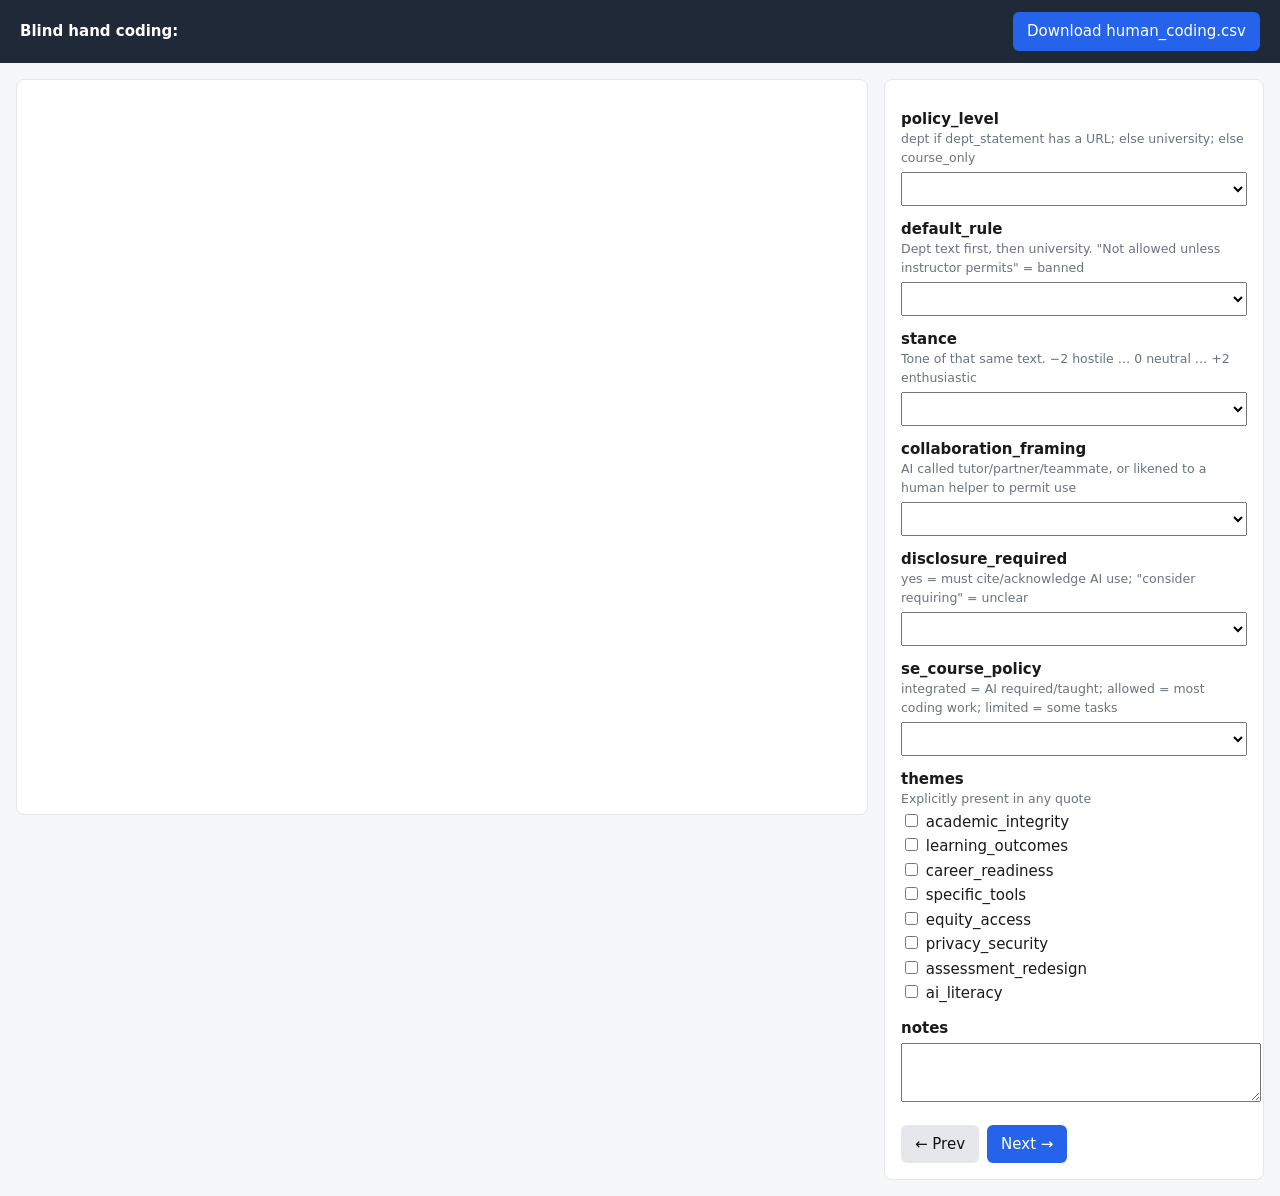
<file: tools/human_coding.template.html>
<!doctype html><html><head><meta charset="utf-8"><title>Blind Hand Coding</title>
<meta name="viewport" content="width=device-width,initial-scale=1">
<style>
body{font:15px/1.5 -apple-system,system-ui,sans-serif;margin:0;background:#f6f7f9;color:#1a1a1a}
header{background:#1f2937;color:#fff;padding:12px 20px;display:flex;justify-content:space-between;align-items:center;gap:12px;flex-wrap:wrap}
main{display:grid;grid-template-columns:1fr 380px;gap:16px;padding:16px;max-width:1300px;margin:auto}
@media(max-width:900px){main{grid-template-columns:1fr}}
.card{background:#fff;border:1px solid #e5e7eb;border-radius:8px;padding:16px}
.src{max-height:78vh;overflow:auto}
h3{margin:18px 0 4px;font-size:13px;text-transform:uppercase;letter-spacing:.05em;color:#4b5563}
blockquote{margin:6px 0;padding:6px 10px;border-left:3px solid #3b82f6;background:#eff6ff}
.meta{color:#6b7280;font-size:13px;word-break:break-all}
label{display:block;font-weight:600;margin-top:12px}
small{display:block;font-weight:400;color:#6b7280}
select,textarea{width:100%;padding:6px;font:inherit;margin-top:4px}
.themes label{font-weight:400;margin:2px 0}
button{background:#2563eb;color:#fff;border:0;border-radius:6px;padding:8px 14px;font:inherit;cursor:pointer}
button.sec{background:#e5e7eb;color:#111}
.nav{display:flex;gap:8px;margin-top:16px}
.dots span{display:inline-block;width:10px;height:10px;border-radius:50%;background:#6b7280;margin:0 2px}
.dots span.done{background:#22c55e}.dots span.cur{outline:2px solid #fff}
</style></head><body>
<header><b>Blind hand coding: <span id="title"></span></b><span class="dots" id="dots"></span>
<button onclick="exportCsv()">Download human_coding.csv</button></header>
<main><div class="card src" id="src"></div>
<div class="card"><form id="f">
<label>policy_level<small>dept if dept_statement has a URL; else university; else course_only</small>
<select name="policy_level"><option></option><option>dept</option><option>university</option><option>course_only</option><option>none_found</option></select></label>
<label>default_rule<small>Dept text first, then university. "Not allowed unless instructor permits" = banned</small>
<select name="default_rule"><option></option><option>banned</option><option>instructor_discretion</option><option>allowed_with_disclosure</option><option>allowed_encouraged</option><option>unclear</option></select></label>
<label>stance<small>Tone of that same text. −2 hostile … 0 neutral … +2 enthusiastic</small>
<select name="stance"><option></option><option>-2</option><option>-1</option><option>0</option><option>1</option><option>2</option></select></label>
<label>collaboration_framing<small>AI called tutor/partner/teammate, or likened to a human helper to permit use</small>
<select name="collaboration_framing"><option></option><option>true</option><option>false</option></select></label>
<label>disclosure_required<small>yes = must cite/acknowledge AI use; "consider requiring" = unclear</small>
<select name="disclosure_required"><option></option><option>yes</option><option>no</option><option>unclear</option></select></label>
<label>se_course_policy<small>integrated = AI required/taught; allowed = most coding work; limited = some tasks</small>
<select name="se_course_policy"><option></option><option>banned</option><option>limited</option><option>allowed</option><option>integrated</option><option>not_found</option></select></label>
<label>themes<small>Explicitly present in any quote</small></label><div class="themes" id="themes"></div>
<label>notes<textarea name="notes" rows="2"></textarea></label>
</form>
<div class="nav"><button class="sec" onclick="go(-1)">← Prev</button><button onclick="go(1)">Next →</button></div></div></main>
<script>
const DATA=/*DATA*/[];
const ALL=["berkeley","caltech","cmu","columbia","cornell","mit","ncstate","nyu","ucla","williams"];
const THEMES=["academic_integrity","learning_outcomes","career_readiness","specific_tools","equity_access","privacy_security","assessment_redesign","ai_literacy"];
const FIELDS=["policy_level","default_rule","stance","collaboration_framing","disclosure_required","se_course_policy"];
const ans=DATA.map(()=>({themes:[]}));let i=0;
document.getElementById("themes").innerHTML=THEMES.map(t=>`<label><input type="checkbox" value="${t}"> ${t}</label>`).join("");
const esc=s=>s.replace(/[&<>]/g,c=>({"&":"&amp;","<":"&lt;",">":"&gt;"}[c]));
function render(){const d=DATA[i];document.getElementById("title").textContent=`${d.name} (${i+1}/${DATA.length})`;
 document.getElementById("src").innerHTML=d.sections.map(s=>`<h3>${s.section}</h3>`+s.body.split("\n").filter(l=>l.trim()).map(l=>l.startsWith(">")?`<blockquote>${esc(l.slice(1).trim())}</blockquote>`:`<div class="meta">${esc(l)}</div>`).join("")).join("");
 const f=document.getElementById("f"),a=ans[i];FIELDS.forEach(k=>f[k].value=a[k]||"");f.notes.value=a.notes||"";
 f.querySelectorAll("#themes input").forEach(c=>c.checked=a.themes.includes(c.value));
 document.getElementById("dots").innerHTML=DATA.map((_,j)=>`<span class="${FIELDS.every(k=>ans[j][k])?"done":""} ${j==i?"cur":""}"></span>`).join("");
 document.getElementById("src").scrollTop=0;}
function save(){const f=document.getElementById("f"),a=ans[i];FIELDS.forEach(k=>a[k]=f[k].value);a.notes=f.notes.value;
 a.themes=[...f.querySelectorAll("#themes input:checked")].map(c=>c.value);}
function go(n){save();i=Math.max(0,Math.min(DATA.length-1,i+n));render();}
document.getElementById("f").addEventListener("change",()=>{save();render();});
function exportCsv(){save();const q=v=>/[",\n]/.test(v)?`"${v.replace(/"/g,'""')}"`:v;
 const rows=[["slug","name","raw_file",...FIELDS,"themes","notes"].join(",")];
 ALL.forEach(s=>{const j=DATA.findIndex(d=>d.slug==s);const a=j>=0?ans[j]:{themes:[]};const n=j>=0?DATA[j].name:"";
  rows.push([s,q(n),`data/raw/${s}.md`,...FIELDS.map(k=>a[k]||""),a.themes.join(";"),q(a.notes||"")].join(","));});
 const b=new Blob([rows.join("\n")+"\n"],{type:"text/csv"});const l=document.createElement("a");
 l.href=URL.createObjectURL(b);l.download="human_coding.csv";l.click();}
render();
</script></body></html>
</file>
<file: docs/assets/base.css>
/* Shared tokens and components for every dashboard page (findings, validation, ...).
   Color roles follow .claude/skills/dataviz/references/palette.md; palettes validated
   with validate_palette.js in both modes. Status colors are the palette's fixed steps. */
:root {
  color-scheme: light;
  --plane: #f9f9f7;
  --surface: #fcfcfb;
  --ink: #0b0b0b;
  --ink-2: #52514e;
  --muted: #898781;
  --grid: #e1e0d9;
  --axis: #c3c2b7;
  --ring: rgba(11, 11, 11, 0.10);
  --wash: rgba(42, 120, 214, 0.08);
  --accent: #2a78d6;          /* series slot 1: the highlighted entity */
  --accent-text: #1c5cab;     /* accent used as link/text: darker step, 4.5:1+ */
  --cell-off: #e1e0d9;
  --s1: #2a78d6; --s2: #eb6834; --s3: #1baf7a;   /* type: private, public, other */
  --neg2: #b53130; --neg1: #e34948; --zero: #b5b4ad; --pos1: #2a78d6; --pos2: #1c5cab;
  --none: #d6d5ce;            /* "no policy found" bars */
  --mark-bg: rgba(42, 120, 214, 0.16);
  --focus: #1c5cab;
  --good: #0ca30c; --critical: #d03b3b; --warning: #fab219;   /* status: fixed, never themed */
  --good-text: #006300; --critical-text: #b53130;
}
@media (prefers-color-scheme: dark) {
  :root:where(:not([data-theme="light"])) {
    color-scheme: dark;
    --plane: #0d0d0d; --surface: #1a1a19; --ink: #f0efec; --ink-2: #c3c2b7; --muted: #898781;
    --grid: #2c2c2a; --axis: #383835; --ring: rgba(255, 255, 255, 0.10); --wash: rgba(57, 135, 229, 0.12);
    --accent: #3987e5; --accent-text: #86b6ef; --cell-off: #3a3a37;
    --s1: #3987e5; --s2: #d95926; --s3: #199e70;
    --neg2: #f2a3a2; --neg1: #e66767; --zero: #5c5b57; --pos1: #5598e7; --pos2: #9ec5f4;
    --none: #383835; --mark-bg: rgba(57, 135, 229, 0.28); --focus: #86b6ef;
    --good-text: #0ca30c; --critical-text: #f2a3a2;
  }
}
:root[data-theme="dark"] {
  color-scheme: dark;
  --plane: #0d0d0d; --surface: #1a1a19; --ink: #f0efec; --ink-2: #c3c2b7; --muted: #898781;
  --grid: #2c2c2a; --axis: #383835; --ring: rgba(255, 255, 255, 0.10); --wash: rgba(57, 135, 229, 0.12);
  --accent: #3987e5; --accent-text: #86b6ef; --cell-off: #3a3a37;
  --s1: #3987e5; --s2: #d95926; --s3: #199e70;
  --neg2: #f2a3a2; --neg1: #e66767; --zero: #5c5b57; --pos1: #5598e7; --pos2: #9ec5f4;
  --none: #383835; --mark-bg: rgba(57, 135, 229, 0.28); --focus: #86b6ef;
  --good-text: #0ca30c; --critical-text: #f2a3a2;
}

* { box-sizing: border-box; }
html { -webkit-text-size-adjust: 100%; }
body {
  margin: 0;
  background: var(--plane);
  color: var(--ink);
  font: 16px/1.5 system-ui, -apple-system, "Segoe UI", sans-serif;
}
a { color: var(--accent-text); text-underline-offset: 2px; }
:focus-visible { outline: 2px solid var(--focus); outline-offset: 2px; }
.wrap { max-width: 1120px; margin: 0 auto; padding: 0 16px; }

/* Header */
.top { display: flex; align-items: center; justify-content: space-between; gap: 12px; padding: 20px 0 8px; }
.top .site { font-size: 14px; color: var(--ink-2); text-decoration: none; }
.top .site:hover { color: var(--ink); }
.theme-btn {
  font: inherit; font-size: 14px; color: var(--ink-2); background: transparent;
  border: 1px solid var(--ring); border-radius: 999px; padding: 4px 12px; cursor: pointer;
}
.pages { display: flex; gap: 4px; margin-left: auto; font-size: 14px; }
.pages a { color: var(--ink-2); text-decoration: none; padding: 4px 10px; border-radius: 999px; }
.pages a:hover { color: var(--ink); background: var(--wash); }
.pages a[aria-current="page"] { color: var(--ink); background: var(--wash); font-weight: 600; }
.theme-btn:hover { color: var(--ink); background: var(--wash); }

h1 { font-size: clamp(28px, 4.2vw, 44px); line-height: 1.1; letter-spacing: -0.02em; font-weight: 650; margin: 24px 0 12px; max-width: 22ch; }
.dek { color: var(--ink-2); max-width: 64ch; margin: 0 0 32px; font-size: 17px; }
h2 { font-size: 22px; letter-spacing: -0.01em; font-weight: 650; margin: 0 0 4px; }
h3 { font-size: 16px; font-weight: 600; margin: 0 0 2px; }
.sub { color: var(--ink-2); font-size: 14px; margin: 0 0 16px; max-width: 70ch; }
section { margin: 56px 0; }

.panel { background: var(--surface); border: 1px solid var(--ring); border-radius: 14px; padding: 24px; min-width: 0; }

/* Legends */
.key { display: flex; flex-wrap: wrap; gap: 4px 16px; font-size: 13px; color: var(--ink-2); margin: 0; padding: 0; list-style: none; }
.key li { display: inline-flex; align-items: center; gap: 6px; }
.sw { width: 10px; height: 10px; border-radius: 3px; display: inline-block; flex: none; }

/* KPI tiles */
.kpis { display: grid; grid-template-columns: repeat(4, minmax(0, 1fr)); gap: 16px; margin: 16px 0 0; }
.kpi { background: var(--surface); border: 1px solid var(--ring); border-radius: 10px; padding: 16px 18px; min-width: 0; }
.kpi .label { font-size: 14px; color: var(--ink-2); margin: 0 0 6px; }
.kpi .value { font-size: 32px; font-weight: 650; line-height: 1.1; letter-spacing: -0.02em; margin: 0; }
.kpi .detail { font-size: 13px; color: var(--ink-2); margin: 6px 0 0; }

/* Charts */
.charts { display: grid; grid-template-columns: repeat(2, minmax(0, 1fr)); gap: 16px; }
.charts .wide { grid-column: 1 / -1; }
.chart-box { position: relative; width: 100%; height: 260px; }
.chart-box.tall { height: 320px; }
details.as-table { margin-top: 12px; font-size: 14px; }
details.as-table summary { cursor: pointer; color: var(--ink-2); }
details.as-table table { border-collapse: collapse; margin-top: 8px; font-variant-numeric: tabular-nums; }
details.as-table th, details.as-table td { text-align: left; padding: 4px 16px 4px 0; border-bottom: 1px solid var(--grid); font-weight: 400; }
details.as-table th { color: var(--ink-2); }

.filters { display: flex; flex-wrap: wrap; gap: 8px; align-items: center; margin: 0 0 12px; }
.filters input, .filters select {
  font: inherit; font-size: 15px; color: var(--ink); background: var(--surface);
  border: 1px solid var(--axis); border-radius: 8px; padding: 8px 10px; min-width: 0;
}
.filters input { flex: 1 1 220px; }
.filters select { flex: 0 1 auto; }
.count { font-size: 14px; color: var(--ink-2); margin: 0 0 8px; }
.table-wrap { background: var(--surface); border: 1px solid var(--ring); border-radius: 12px; overflow: hidden; }

footer { color: var(--muted); font-size: 13px; padding: 24px 0 48px; border-top: 1px solid var(--grid); }

/* Shared hover tooltip for HTML marks (unit grid, segmented bar) */
.tip {
  position: fixed; z-index: 10; pointer-events: none; max-width: 260px;
  background: var(--surface); color: var(--ink); border: 1px solid var(--ring);
  border-radius: 8px; padding: 8px 10px; font-size: 13px; box-shadow: 0 4px 16px rgba(0, 0, 0, 0.12);
}
.tip strong { display: block; font-size: 15px; }
.tip span { color: var(--ink-2); }
.tip[hidden] { display: none; }

@media (max-width: 860px) {
  .charts { grid-template-columns: minmax(0, 1fr); }
  .kpis { grid-template-columns: repeat(2, minmax(0, 1fr)); }
}
@media (max-width: 640px) {
  .panel { padding: 18px; }
  .top { flex-wrap: wrap; }
  .pages { order: 3; margin-left: 0; width: 100%; flex-wrap: wrap; }
}
</file>
<file: docs/assets/home.css>
/* Landing page (page-specific). Shared tokens and components live in base.css. */
.cards { display: grid; grid-template-columns: repeat(2, minmax(0, 1fr)); gap: 16px; margin: 0; }
.card {
  display: flex; flex-direction: column; gap: 6px; min-width: 0;
  background: var(--surface); border: 1px solid var(--ring); border-radius: 14px; padding: 24px;
  color: var(--ink); text-decoration: none;
}
a.card:hover { background: var(--wash); }
a.card:hover .go { text-decoration: underline; }
.card .kicker { font-size: 14px; font-weight: 600; color: var(--ink-2); margin: 0; display: flex; gap: 8px; align-items: center; }
.card .big { font-size: 40px; line-height: 1.05; font-weight: 650; letter-spacing: -0.02em; margin: 4px 0 0; }
.card .what { font-size: 15px; color: var(--ink-2); margin: 0; max-width: 46ch; }
.card .go { margin-top: auto; padding-top: 12px; font-size: 14px; color: var(--accent-text); }
.card.soon { background: transparent; border-style: dashed; border-color: var(--axis); }
.card.soon .what { color: var(--muted); }
.tag { font-size: 12px; font-weight: 500; color: var(--ink-2); border: 1px solid var(--axis); border-radius: 999px; padding: 0 8px; }
.about p { color: var(--ink-2); max-width: 70ch; font-size: 15px; }

@media (max-width: 640px) {
  .cards { grid-template-columns: minmax(0, 1fr); }
  .card { padding: 18px; }
  .card .big { font-size: 32px; }
}
.card.wide { grid-column: 1 / -1; }
.card.wide .what { max-width: 70ch; }
</file>
<file: docs/assets/findings.css>
/* Findings dashboard (page-specific). Shared tokens and components live in base.css. */

/* Hero: the 42-school unit grid + the instructor-discretion figure */
.hero { display: grid; grid-template-columns: minmax(0, 1.35fr) minmax(0, 1fr); gap: 16px; margin-top: 0; }
.hero .panel { display: flex; flex-direction: column; }
.figure { font-size: 56px; line-height: 1; font-weight: 650; letter-spacing: -0.03em; margin: 0; }
.figure small { font-size: 22px; font-weight: 500; color: var(--ink-2); letter-spacing: 0; margin-left: 4px; }
.fig-label { font-size: 18px; font-weight: 600; margin: 8px 0 4px; }
.fig-note { color: var(--ink-2); font-size: 14px; margin: 0; }
.unit-grid {
  display: grid; grid-template-columns: repeat(14, minmax(0, 1fr)); gap: 4px;
  margin: 20px 0 16px; max-width: 520px;
}
.unit {
  aspect-ratio: 1; border-radius: 4px; background: var(--cell-off); border: 0; padding: 0;
  cursor: pointer; min-width: 0;
}
.unit.on { background: var(--accent); }
.unit:hover { outline: 2px solid var(--ink-2); outline-offset: 1px; }
.foot { font-size: 12px; color: var(--muted); margin: 12px 0 0; }
.foot a { color: inherit; }
.seg { display: flex; gap: 2px; height: 8px; margin: 20px 0 12px; }
.seg span { border-radius: 999px; min-width: 2px; }
.seg { margin-top: 28px; }
.fig-note.rest { margin-top: auto; padding-top: 20px; }

.callout { margin: 16px 0 0; padding: 0; list-style: none; display: grid; gap: 10px; }
.callout li { border-left: 2px solid var(--accent); padding: 2px 0 2px 12px; font-size: 14px; }
.callout .who { font-weight: 600; }
.callout q { color: var(--ink-2); }

/* Explorer */
table.schools { width: 100%; border-collapse: collapse; font-size: 15px; }
.schools th {
  text-align: left; font-weight: 500; font-size: 13px; color: var(--ink-2);
  padding: 10px 12px; border-bottom: 1px solid var(--axis);
}
.schools th button { all: unset; cursor: pointer; }
.schools th button:focus-visible { outline: 2px solid var(--focus); }
.schools th[aria-sort="ascending"] button::after { content: " \2191"; }
.schools th[aria-sort="descending"] button::after { content: " \2193"; }
.schools td { padding: 10px 12px; border-bottom: 1px solid var(--grid); vertical-align: top; }
.schools tr.row { cursor: pointer; }
.schools tr.row:hover, .schools tr.row[aria-expanded="true"] { background: var(--wash); }
.schools td.num { font-variant-numeric: tabular-nums; white-space: nowrap; }
.stance-chip { display: inline-block; width: 10px; height: 10px; border-radius: 3px; margin-right: 6px; vertical-align: -1px; }
.name small { display: block; color: var(--ink-2); font-size: 13px; }
.dept-tag { font-size: 12px; color: var(--accent-text); border: 1px solid currentColor; border-radius: 999px; padding: 0 6px; margin-left: 6px; white-space: nowrap; }
.detail-row td { background: var(--plane); padding: 16px 12px 20px; }
.detail { display: grid; gap: 16px; max-width: 80ch; }
.codes { display: flex; flex-wrap: wrap; gap: 6px 20px; font-size: 14px; color: var(--ink-2); margin: 0; }
.codes b { color: var(--ink); font-weight: 600; }
.ev { margin: 0; padding: 0; list-style: none; display: grid; gap: 14px; }
.ev .field { font-size: 13px; font-weight: 600; margin: 0 0 2px; }
.ev blockquote { margin: 0; padding: 0 0 0 12px; border-left: 2px solid var(--axis); font-size: 15px; }
.ev mark { background: var(--mark-bg); color: inherit; border-radius: 2px; padding: 0 1px; }
.ev .src { font-size: 13px; color: var(--ink-2); margin: 4px 0 0 14px; overflow-wrap: anywhere; }
.notes { font-size: 14px; color: var(--ink-2); margin: 0; }
.empty { padding: 24px 12px; color: var(--ink-2); }

/* Method */
.method { display: grid; grid-template-columns: minmax(0, 1fr) minmax(0, 1fr); gap: 32px; }
.method p, .method li { font-size: 15px; color: var(--ink-2); }
.method ul { padding-left: 18px; margin: 0; }
.method li { margin: 0 0 8px; }
.method b { color: var(--ink); font-weight: 600; }
table.agree { border-collapse: collapse; font-size: 14px; width: 100%; font-variant-numeric: tabular-nums; margin: 8px 0; }
.agree th, .agree td { text-align: left; padding: 6px 8px 6px 0; border-bottom: 1px solid var(--grid); font-weight: 400; }
.agree th { color: var(--ink-2); font-size: 13px; }

@media (max-width: 860px) {
  .hero, .method { grid-template-columns: minmax(0, 1fr); }
}
@media (max-width: 640px) {
  .figure { font-size: 48px; }
  .unit-grid { gap: 3px; }
  .schools thead { display: none; }
  .schools tr.row { display: grid; grid-template-columns: minmax(0, 1fr) auto; border-bottom: 1px solid var(--grid); }
  .schools tr.row td { border: 0; padding: 4px 12px; }
  .schools tr.row td.name { grid-column: 1 / -1; padding-top: 12px; }
  .schools tr.row td.type { display: none; }
  .schools tr.row td.se { grid-column: 1 / -1; padding-bottom: 12px; font-size: 14px; color: var(--ink-2); }
  .schools tr.row td.se::before { content: "SE course: "; }
  .detail-row { display: block; }
  .detail-row td { display: block; }
}
@media (prefers-reduced-motion: no-preference) {
  .unit { transition: outline-color 120ms; }
}
.sub + .sub.small-n { margin-top: -10px; }
</file>
<file: docs/assets/reflection.css>
/* Reflection page (page-specific). Shared tokens and components live in base.css.
   An essay layout: Adi's text in a serif reading column, side notes (project numbers and
   research quotes) in a narrow margin column that stacks under each section on phones. */
:root { --serif: "Iowan Old Style", "Charter", "Palatino Linotype", Palatino, Georgia, serif; }

.intro { max-width: 760px; margin: 40px 0 24px; }
.eyebrow { font-size: 13px; font-weight: 600; letter-spacing: 0.06em; text-transform: uppercase; color: var(--accent-text); margin: 0; }
.intro h1 { max-width: 20ch; margin: 12px 0 28px; }
.prompt { margin: 0 0 20px; padding: 4px 0 4px 20px; border-left: 3px solid var(--accent); }
.prompt p { font-family: var(--serif); font-style: italic; font-size: 19px; line-height: 1.55; color: var(--ink-2); margin: 0 0 6px; }
.prompt cite { font-style: normal; font-size: 13px; color: var(--muted); }
.how { font-size: 14px; color: var(--muted); max-width: 64ch; margin: 0; }

.essay { margin: 0; }
.beat {
  display: grid; grid-template-columns: minmax(0, 1fr) 300px; gap: 56px;
  margin: 0; padding: 48px 0; border-top: 1px solid var(--grid);
}
.text { max-width: 66ch; min-width: 0; }
.num { font-size: 13px; font-weight: 600; color: var(--muted); font-variant-numeric: tabular-nums; margin: 0 0 6px; }
.text h2 { font-size: 26px; margin: 0 0 16px; }
.body { font-family: var(--serif); font-size: 19px; line-height: 1.7; margin: 0; }
.body::first-letter { font-size: 2.1em; font-weight: 600; line-height: 1; color: var(--accent-text); }

.note { min-width: 0; font-size: 14px; align-self: start; position: sticky; top: 24px; }
.note-h { font-size: 12px; font-weight: 600; letter-spacing: 0.06em; text-transform: uppercase; color: var(--muted); margin: 0 0 10px; }
.note-h ~ .note-h { margin-top: 24px; }
.facts { margin: 0; display: grid; gap: 14px; }
.facts div { border-left: 2px solid var(--axis); padding-left: 12px; }
.facts dt { font-size: 26px; font-weight: 650; letter-spacing: -0.02em; line-height: 1.1; font-variant-numeric: tabular-nums; }
.facts dd { margin: 2px 0 0; color: var(--ink-2); line-height: 1.45; }

.source {
  display: block; text-decoration: none; color: var(--ink);
  background: var(--surface); border: 1px solid var(--ring); border-radius: 10px;
  padding: 12px 14px; margin: 0 0 10px;
}
.source:hover { background: var(--wash); }
.source:hover .src-m { text-decoration: underline; }
.src-q { display: block; font-family: var(--serif); font-size: 15px; line-height: 1.5; }
.src-m { display: block; margin-top: 8px; font-size: 12.5px; color: var(--accent-text); line-height: 1.4; }
.src-m::after { content: " ↗"; }

.closer { margin: 0; padding: 56px 0 24px; border-top: 1px solid var(--grid); text-align: center; }
.closer blockquote { margin: 0; }
.closer p { font-family: var(--serif); font-style: italic; font-size: clamp(26px, 4vw, 40px); line-height: 1.2; letter-spacing: -0.01em; margin: 0 auto; max-width: 24ch; }
.closer figcaption { margin-top: 12px; font-size: 13px; color: var(--muted); }

.reading { border-top: 1px solid var(--grid); padding-top: 40px; }
.refs { margin: 16px 0 0; padding-left: 22px; display: grid; gap: 14px; max-width: 80ch; }
.refs li { padding-left: 4px; color: var(--muted); }
.refs a { font-weight: 600; }
.refs span { display: block; color: var(--ink-2); font-size: 14px; margin-top: 2px; }

@media (max-width: 900px) {
  .beat { grid-template-columns: minmax(0, 1fr); gap: 24px; padding: 36px 0; }
  .note { position: static; padding: 18px; background: var(--surface); border: 1px solid var(--ring); border-radius: 12px; }
  .source { background: var(--plane); }
}
@media (max-width: 640px) {
  .body { font-size: 17.5px; line-height: 1.65; }
  .prompt p { font-size: 17px; }
  .text h2 { font-size: 22px; }
}
</file>
<file: docs/assets/timeline.css>
/* Contributions timeline (page-specific). Shared tokens and components live in base.css.
   Actor colors are categorical slots 1–4 of palette.md in fixed order (Adi, Claude, Subagent,
   Claude-Cowork), validated in both modes; System is neutral gray. Subagent and Claude-Cowork
   are under 3:1 on the light surface, so every actor mark also carries its name in text. */
:root {
  --a-adi: #2a78d6; --a-claude: #eb6834; --a-subagent: #1baf7a; --a-cowork: #eda100; --a-system: #b5b4ad;
  --mine: rgba(42, 120, 214, 0.07);
}
@media (prefers-color-scheme: dark) {
  :root:where(:not([data-theme="light"])) {
    --a-adi: #3987e5; --a-claude: #d95926; --a-subagent: #199e70; --a-cowork: #c98500; --a-system: #5c5b57;
    --mine: rgba(57, 135, 229, 0.12);
  }
}
:root[data-theme="dark"] {
  --a-adi: #3987e5; --a-claude: #d95926; --a-subagent: #199e70; --a-cowork: #c98500; --a-system: #5c5b57;
  --mine: rgba(57, 135, 229, 0.12);
}

.kpis.five { grid-template-columns: repeat(5, minmax(0, 1fr)); }
.note { font-size: 13px; color: var(--ink-2); margin: 0 0 12px; }
.panel .key { margin: 0 0 8px; }
.summary-panel { margin-top: 16px; }

/* Adi's role: one column per role */
.roles { display: grid; grid-template-columns: repeat(2, minmax(0, 1fr)); gap: 16px; }
.role { background: var(--surface); border: 1px solid var(--ring); border-top: 3px solid var(--a-adi); border-radius: 12px; padding: 16px 0 6px; min-width: 0; }
.role h3 { padding: 0 16px; display: flex; justify-content: space-between; align-items: baseline; gap: 8px; }
.role h3 small { font-size: 13px; font-weight: 400; color: var(--ink-2); }
.role .what { padding: 0 16px; margin: 2px 0 8px; font-size: 13px; color: var(--ink-2); }
.role ul { list-style: none; margin: 0; padding: 0; max-height: 420px; overflow-y: auto; overscroll-behavior: contain; }
.role li { padding: 10px 16px; border-top: 1px solid var(--grid); font-size: 14px; }
.role .when { font-size: 12px; color: var(--ink-2); font-variant-numeric: tabular-nums; margin: 0 0 2px; }
.role .txt { margin: 0; }
.role .why { margin: 4px 0 0; font-size: 12px; color: var(--ink-2); }
.linkish {
  font: inherit; font-size: 13px; color: var(--accent-text); background: none; border: 0; padding: 0;
  cursor: pointer; text-decoration: underline; text-underline-offset: 2px; margin-top: 4px;
}
.role .empty-role { color: var(--ink-2); }

/* Counts table */
.scroll-x { overflow-x: auto; }
table.summary { border-collapse: collapse; width: 100%; font-size: 14px; font-variant-numeric: tabular-nums; margin-top: 8px; }
table.summary { font-size: 13px; }
.summary th, .summary td { padding: 6px 7px; border-bottom: 1px solid var(--grid); text-align: right; white-space: nowrap; font-weight: 400; }
.summary th:first-child, .summary td:first-child { text-align: left; }
.summary thead th { color: var(--ink-2); font-size: 12px; vertical-align: bottom; white-space: normal; min-width: 52px; }
.summary thead tr.grp th { border-bottom: 0; padding-bottom: 0; font-weight: 600; color: var(--ink); }
.summary td.adi { background: var(--mine); }
.summary tfoot td { font-weight: 600; border-bottom: 0; }

/* Shared filter reset button (same as validation) */
.filters .reset {
  font: inherit; font-size: 14px; color: var(--ink-2); background: transparent; cursor: pointer;
  border: 1px solid var(--ring); border-radius: 8px; padding: 8px 12px;
}
.filters .reset:hover { color: var(--ink); background: var(--wash); }

/* Actor marks: dot + name, never color alone */
.who { display: inline-flex; align-items: center; gap: 6px; font-weight: 600; color: var(--ink); }
.dot { width: 10px; height: 10px; border-radius: 999px; display: inline-block; flex: none; background: var(--a-system); }
.dot.Adi { background: var(--a-adi); }
.dot.Claude { background: var(--a-claude); }
.dot.Subagent { background: var(--a-subagent); }
.dot.Claude-Cowork { background: var(--a-cowork); }

/* Vertical timeline */
.tl { list-style: none; margin: 0; padding: 0; position: relative; max-height: min(80vh, 900px); overflow-y: auto; overscroll-behavior: contain;
  background: var(--surface); border: 1px solid var(--ring); border-radius: 12px; }
.tl .divider {
  position: sticky; top: 0; z-index: 1; background: var(--surface); border-bottom: 1px solid var(--axis);
  padding: 10px 16px 8px; font-size: 13px; font-weight: 600; color: var(--ink);
}
.ev { display: grid; grid-template-columns: 76px 20px minmax(0, 1fr); gap: 0 8px; padding: 0 16px 0 12px; }
.ev .t { font-size: 12px; color: var(--ink-2); font-variant-numeric: tabular-nums; text-align: right; padding-top: 12px; white-space: nowrap; }
.ev .rail { position: relative; }
.ev .rail::before { content: ""; position: absolute; left: 9px; top: 0; bottom: 0; width: 2px; background: var(--grid); }
.ev .rail .dot { position: absolute; left: 5px; top: 15px; width: 12px; height: 12px; box-shadow: 0 0 0 2px var(--surface); }
.ev .body { padding: 10px 0; border-bottom: 1px solid var(--grid); min-width: 0; }
.ev.mine .body { background: var(--mine); margin-left: -6px; padding-left: 6px; padding-right: 6px; border-radius: 6px; border-bottom-color: transparent; }
.ev .meta { display: flex; flex-wrap: wrap; gap: 2px 8px; align-items: baseline; font-size: 12px; color: var(--ink-2); margin: 0 0 2px; }
.ev .meta .who { font-size: 13px; }
.ev .meta .tm { display: none; }
.ev .sum { margin: 0; font-size: 14px; overflow-wrap: anywhere; }
.ev details { margin-top: 6px; font-size: 13px; }
.ev details summary { cursor: pointer; color: var(--ink-2); }
.ev .src { font-size: 12px; color: var(--muted); margin: 6px 0 0; overflow-wrap: anywhere; }
.ev.flash .body { outline: 2px solid var(--focus); outline-offset: 2px; }
.pill { font-size: 11px; font-weight: 600; letter-spacing: 0.02em; text-transform: uppercase; color: var(--ink-2); border: 1px solid var(--axis); border-radius: 999px; padding: 0 7px; }
.pill.role { color: var(--accent-text); border-color: var(--accent-text); }
pre.full {
  margin: 6px 0 0; white-space: pre-wrap; overflow-wrap: anywhere; max-height: 360px; overflow: auto;
  font: 12px/1.5 ui-monospace, SFMono-Regular, Menlo, monospace; background: var(--plane);
  border: 1px solid var(--ring); border-radius: 8px; padding: 10px 12px; color: var(--ink);
}
.empty { padding: 24px 16px; color: var(--ink-2); list-style: none; }

/* Q&A */
.qa { list-style: none; margin: 0; padding: 0; display: grid; gap: 12px; max-height: min(90vh, 1100px); overflow-y: auto; overscroll-behavior: contain; }
.qa-item { background: var(--surface); border: 1px solid var(--ring); border-radius: 12px; padding: 14px 18px; min-width: 0; }
.qa-item header { font-size: 12px; color: var(--ink-2); margin: 0 0 8px; display: flex; flex-wrap: wrap; gap: 2px 10px; }
.turn { display: grid; grid-template-columns: 112px minmax(0, 1fr); gap: 4px 12px; padding: 8px 0; border-top: 1px solid var(--grid); }
.turn:first-of-type { border-top: 0; }
.turn.q { background: var(--mine); border-radius: 8px; padding: 8px 10px; margin: 0 -10px; }
.turn .who { font-size: 13px; align-self: start; }
.turn .txt { font-size: 14px; margin: 0; overflow-wrap: anywhere; }
.turn details { grid-column: 2; font-size: 13px; }
.turn details summary { cursor: pointer; color: var(--ink-2); }
.more > summary { cursor: pointer; font-size: 13px; color: var(--ink-2); padding: 8px 0 2px; border-top: 1px solid var(--grid); }

@media (max-width: 960px) {
  .kpis.five { grid-template-columns: repeat(3, minmax(0, 1fr)); }
}
@media (max-width: 860px) {
  .roles { grid-template-columns: minmax(0, 1fr); }
}
@media (max-width: 640px) {
  .kpis.five { grid-template-columns: repeat(2, minmax(0, 1fr)); }
  .ev { grid-template-columns: 20px minmax(0, 1fr); padding: 0 12px 0 6px; }
  .ev .t { display: none; }
  .ev .meta .tm { display: inline; }
  .turn { grid-template-columns: minmax(0, 1fr); }
  .turn details { grid-column: 1; }
  .qa-item { padding: 12px 14px; }
}
</file>
<file: docs/assets/tokens.css>
/* Token usage dashboard (page-specific). Shared tokens and components live in base.css.
   Step colors are categorical slots 1–5 of palette.md in fixed order (gathering, processing,
   code, validation, planning/docs), validated with validate_palette.js in both modes
   (light: all checks pass, slots 3–5 under 3:1 so every bar is labelled on its axis and has a
   table view; dark: all pass). Subagents use the accent (highlight); the main thread is gray. */
:root {
  --act-gather: #2a78d6; --act-process: #eb6834; --act-code: #1baf7a; --act-valid: #eda100; --act-plan: #e87ba4;
  --main-thread: #b5b4ad; --clear-mark: #52514e; --compact-mark: #eb6834;
}
@media (prefers-color-scheme: dark) {
  :root:where(:not([data-theme="light"])) {
    --act-gather: #3987e5; --act-process: #d95926; --act-code: #199e70; --act-valid: #c98500; --act-plan: #d55181;
    --main-thread: #5c5b57; --clear-mark: #c3c2b7; --compact-mark: #d95926;
  }
}
:root[data-theme="dark"] {
  --act-gather: #3987e5; --act-process: #d95926; --act-code: #199e70; --act-valid: #c98500; --act-plan: #d55181;
  --main-thread: #5c5b57; --clear-mark: #c3c2b7; --compact-mark: #d95926;
}

.kpis.five { grid-template-columns: repeat(5, minmax(0, 1fr)); }
.kpis.three { grid-template-columns: repeat(3, minmax(0, 1fr)); margin: 0 0 16px; }
.kpis.types { margin-top: 8px; }
.kpis.types .value { font-size: 24px; }
.types-h { margin: 24px 0 0; color: var(--ink-2); font-weight: 500; font-size: 14px; }
.note { font-size: 13px; color: var(--ink-2); margin: 0 0 12px; }
.panel .key { margin: 0 0 8px; }
.chart-box.short { height: 180px; }
.ctx-panel { margin-bottom: 24px; }
.tbl-h { margin: 0 0 2px; }

/* Measure toggle */
.seg { display: inline-flex; border: 1px solid var(--axis); border-radius: 999px; padding: 2px; background: var(--surface); }
.seg button {
  font: inherit; font-size: 14px; color: var(--ink-2); background: transparent; border: 0;
  border-radius: 999px; padding: 6px 14px; cursor: pointer;
}
.seg button[aria-pressed="true"] { background: var(--wash); color: var(--ink); font-weight: 600; }
.hint { font-size: 13px; color: var(--ink-2); }

/* Tables */
.scroll-x { overflow-x: auto; }
table.data { width: 100%; border-collapse: collapse; font-size: 14px; font-variant-numeric: tabular-nums; }
table.data th, table.data td { text-align: left; padding: 10px 14px; border-bottom: 1px solid var(--grid); white-space: nowrap; }
table.data th { color: var(--ink-2); font-weight: 500; font-size: 13px; }
table.data td.num, table.data th.num { text-align: right; }
table.data tbody tr:last-child td { border-bottom: 0; }
table.data tfoot td { font-weight: 600; border-top: 1px solid var(--axis); border-bottom: 0; }
.tag { display: inline-flex; align-items: center; gap: 6px; }
.tag .ln { width: 14px; height: 0; border-top: 2px dashed currentColor; display: inline-block; }
.tag.clear { color: var(--clear-mark); }
.tag.compact { color: var(--compact-mark); }
.tag span.t { color: var(--ink); }
.down { color: var(--ink); font-weight: 600; }

.key .dash { width: 14px; height: 0; border-top: 2px dashed; display: inline-block; }
.key .line { width: 14px; height: 0; border-top: 2px solid; display: inline-block; }

.facts { margin: 0; padding: 0 0 0 18px; font-size: 14px; color: var(--ink); }
.facts li { margin: 0 0 8px; }
.facts li span { color: var(--ink-2); }
.insights { margin: 0; padding: 0; list-style: none; display: grid; gap: 12px; }
.insights li { background: var(--surface); border: 1px solid var(--ring); border-left: 3px solid var(--accent); border-radius: 10px; padding: 14px 18px; max-width: 80ch; }
.insights strong { display: block; margin-bottom: 2px; }
.method { color: var(--ink-2); max-width: 90ch; }
.empty { color: var(--ink-2); }

@media (max-width: 860px) {
  .kpis.five { grid-template-columns: repeat(2, minmax(0, 1fr)); }
  .kpis.three { grid-template-columns: minmax(0, 1fr); }
}
</file>
<file: docs/assets/validation.css>
/* Validation dashboard (page-specific). Shared tokens and components live in base.css.
   Status red/green fail the CVD check against each other (deutan ΔE 4.1), so every
   status mark here carries an icon and a label; color is never the only cue. */

.kpis.five { grid-template-columns: repeat(5, minmax(0, 1fr)); }
.kpi .value .of { font-size: 18px; font-weight: 500; color: var(--ink-2); letter-spacing: 0; margin-left: 2px; }

/* Status chip: icon + label, text in a text token */
.st { display: inline-flex; align-items: center; gap: 6px; font-size: 14px; white-space: nowrap; }
.st .ic {
  width: 16px; height: 16px; border-radius: 999px; flex: none; display: inline-grid; place-items: center;
  font-size: 11px; font-weight: 700; line-height: 1; color: #ffffff;
}
.st.passed { color: var(--good-text); }
.st.passed .ic { background: var(--good); }
.st.failed, .st.error, .st.uncovered { color: var(--critical-text); }
.st.failed .ic, .st.error .ic, .st.uncovered .ic { background: var(--critical); }
.st.skipped { color: var(--ink-2); }
.st.skipped .ic { background: var(--warning); color: #0b0b0b; }
.st.manual { color: var(--accent-text); }
.st.manual .ic { background: var(--accent); }
.status-key { margin: 0 0 12px; gap: 6px 20px; }

/* Coverage matrix: one block per phase, one row per AC */
.cov { display: grid; grid-template-columns: repeat(2, minmax(0, 1fr)); gap: 16px; }
.phase { background: var(--surface); border: 1px solid var(--ring); border-radius: 12px; padding: 16px 0 8px; min-width: 0; }
.phase h3 { padding: 0 16px; display: flex; justify-content: space-between; gap: 8px; align-items: baseline; }
.phase h3 small { font-size: 13px; font-weight: 400; color: var(--ink-2); }
.phase ul { list-style: none; margin: 8px 0 0; padding: 0; }
.ac {
  display: grid; grid-template-columns: 52px minmax(0, 1fr) auto; gap: 4px 12px; align-items: start;
  padding: 10px 16px 10px 13px; border-left: 3px solid transparent; border-top: 1px solid var(--grid);
  cursor: pointer;
}
.ac:hover, .ac:focus-visible { background: var(--wash); }
.ac.uncovered { border-left-color: var(--critical); background: rgba(208, 59, 59, 0.07); }
.ac .id { font-weight: 600; font-variant-numeric: tabular-nums; font-size: 14px; }
.ac .text { font-size: 14px; color: var(--ink-2); }
.ac .text code, .review code { font: 13px ui-monospace, SFMono-Regular, Menlo, monospace; }
.ac .tally { grid-column: 2 / -1; font-size: 13px; color: var(--ink-2); font-variant-numeric: tabular-nums; }
.ac .tally b { color: var(--ink); font-weight: 600; }
.ac .st { font-size: 13px; }

/* Tests table */
.filters .reset {
  font: inherit; font-size: 14px; color: var(--ink-2); background: transparent; cursor: pointer;
  border: 1px solid var(--ring); border-radius: 8px; padding: 8px 12px;
}
.filters .reset:hover { color: var(--ink); background: var(--wash); }
#tests-wrap { max-height: min(70vh, 720px); overflow-y: auto; overscroll-behavior: contain; }
table.tests { width: 100%; border-collapse: collapse; font-size: 14px; }
.tests th {
  text-align: left; font-weight: 500; font-size: 13px; color: var(--ink-2);
  padding: 10px 12px; border-bottom: 1px solid var(--axis);
  position: sticky; top: 0; z-index: 1; background: var(--surface);
}
.tests td { padding: 8px 12px; border-bottom: 1px solid var(--grid); vertical-align: top; }
.tests .num { text-align: right; font-variant-numeric: tabular-nums; white-space: nowrap; }
.tests tr.row { cursor: pointer; }
.tests tr.row:hover, .tests tr.row[aria-expanded="true"] { background: var(--wash); }
.tests td.name { overflow-wrap: anywhere; }
.tests td.name code { font: 13px/1.4 ui-monospace, SFMono-Regular, Menlo, monospace; }
.tests td.name small { display: block; color: var(--ink-2); font-size: 12px; margin-top: 2px; }
.tests .extra { color: var(--muted); }
.detail-row td { background: var(--plane); padding: 14px 12px 18px; }
.detail-row dl { margin: 0; display: grid; grid-template-columns: max-content minmax(0, 1fr); gap: 6px 16px; font-size: 14px; }
.detail-row dt { color: var(--ink-2); }
.detail-row dd { margin: 0; overflow-wrap: anywhere; }
.detail-row pre {
  margin: 0; white-space: pre-wrap; overflow-wrap: anywhere; max-height: 320px; overflow: auto;
  font: 12px/1.5 ui-monospace, SFMono-Regular, Menlo, monospace; background: var(--surface);
  border: 1px solid var(--ring); border-radius: 8px; padding: 10px 12px;
}
.empty { padding: 24px 12px; color: var(--ink-2); }

/* Review log */
.reviews { list-style: none; margin: 0; padding: 0; display: grid; gap: 12px; }
.review { background: var(--surface); border: 1px solid var(--ring); border-radius: 12px; padding: 16px 20px; min-width: 0; }
.review header { display: flex; flex-wrap: wrap; gap: 6px 12px; align-items: baseline; font-size: 13px; color: var(--ink-2); margin: 0 0 6px; }
.review .who { font-weight: 600; color: var(--ink); border: 1px solid var(--ring); border-radius: 999px; padding: 0 8px; }
.review .acs { color: var(--accent-text); font-weight: 600; }
.review h3 { font-size: 16px; margin: 0 0 8px; }
.review dl { margin: 0; display: grid; grid-template-columns: max-content minmax(0, 1fr); gap: 4px 16px; font-size: 14px; }
.review dt { color: var(--ink-2); }
.review dd { margin: 0; }
.review .ref { font-size: 12px; color: var(--muted); margin: 8px 0 0; overflow-wrap: anywhere; }

/* Agreement finding */
.finding #agree-note p { font-size: 14px; color: var(--ink-2); margin: 8px 0; }
.finding #agree-note b { color: var(--ink); font-weight: 600; }
table.dis { border-collapse: collapse; width: 100%; font-size: 14px; margin-top: 12px; font-variant-numeric: tabular-nums; }
.dis th, .dis td { text-align: left; padding: 6px 8px 6px 0; border-bottom: 1px solid var(--grid); font-weight: 400; }
.dis th { color: var(--ink-2); font-size: 13px; }
.dis caption { text-align: left; font-size: 13px; color: var(--ink-2); padding-bottom: 4px; }

@media (max-width: 960px) {
  .kpis.five { grid-template-columns: repeat(3, minmax(0, 1fr)); }
}
@media (max-width: 860px) {
  .cov { grid-template-columns: minmax(0, 1fr); }
}
@media (max-width: 640px) {
  .kpis.five { grid-template-columns: repeat(2, minmax(0, 1fr)); }
  .top { flex-wrap: wrap; }
  .pages { order: 3; margin-left: 0; width: 100%; }
  .tests thead { display: none; }
  .tests tr.row { display: grid; grid-template-columns: minmax(0, 1fr) auto; border-bottom: 1px solid var(--grid); }
  .tests tr.row td { border: 0; padding: 4px 12px; }
  .tests tr.row td.status { padding-top: 10px; }
  .tests tr.row td.num { padding-top: 10px; }
  .tests tr.row td.name { grid-column: 1 / -1; order: 3; padding-bottom: 10px; }
  .tests tr.row td.phase, .tests tr.row td.ac-cell { display: none; }
  .detail-row, .detail-row td { display: block; }
  .detail-row dl, .review dl { grid-template-columns: minmax(0, 1fr); }
  .review { padding: 14px 16px; }
}
.runs-empty { color: var(--ink-2); font-size: 14px; margin: 0; }
</file>
